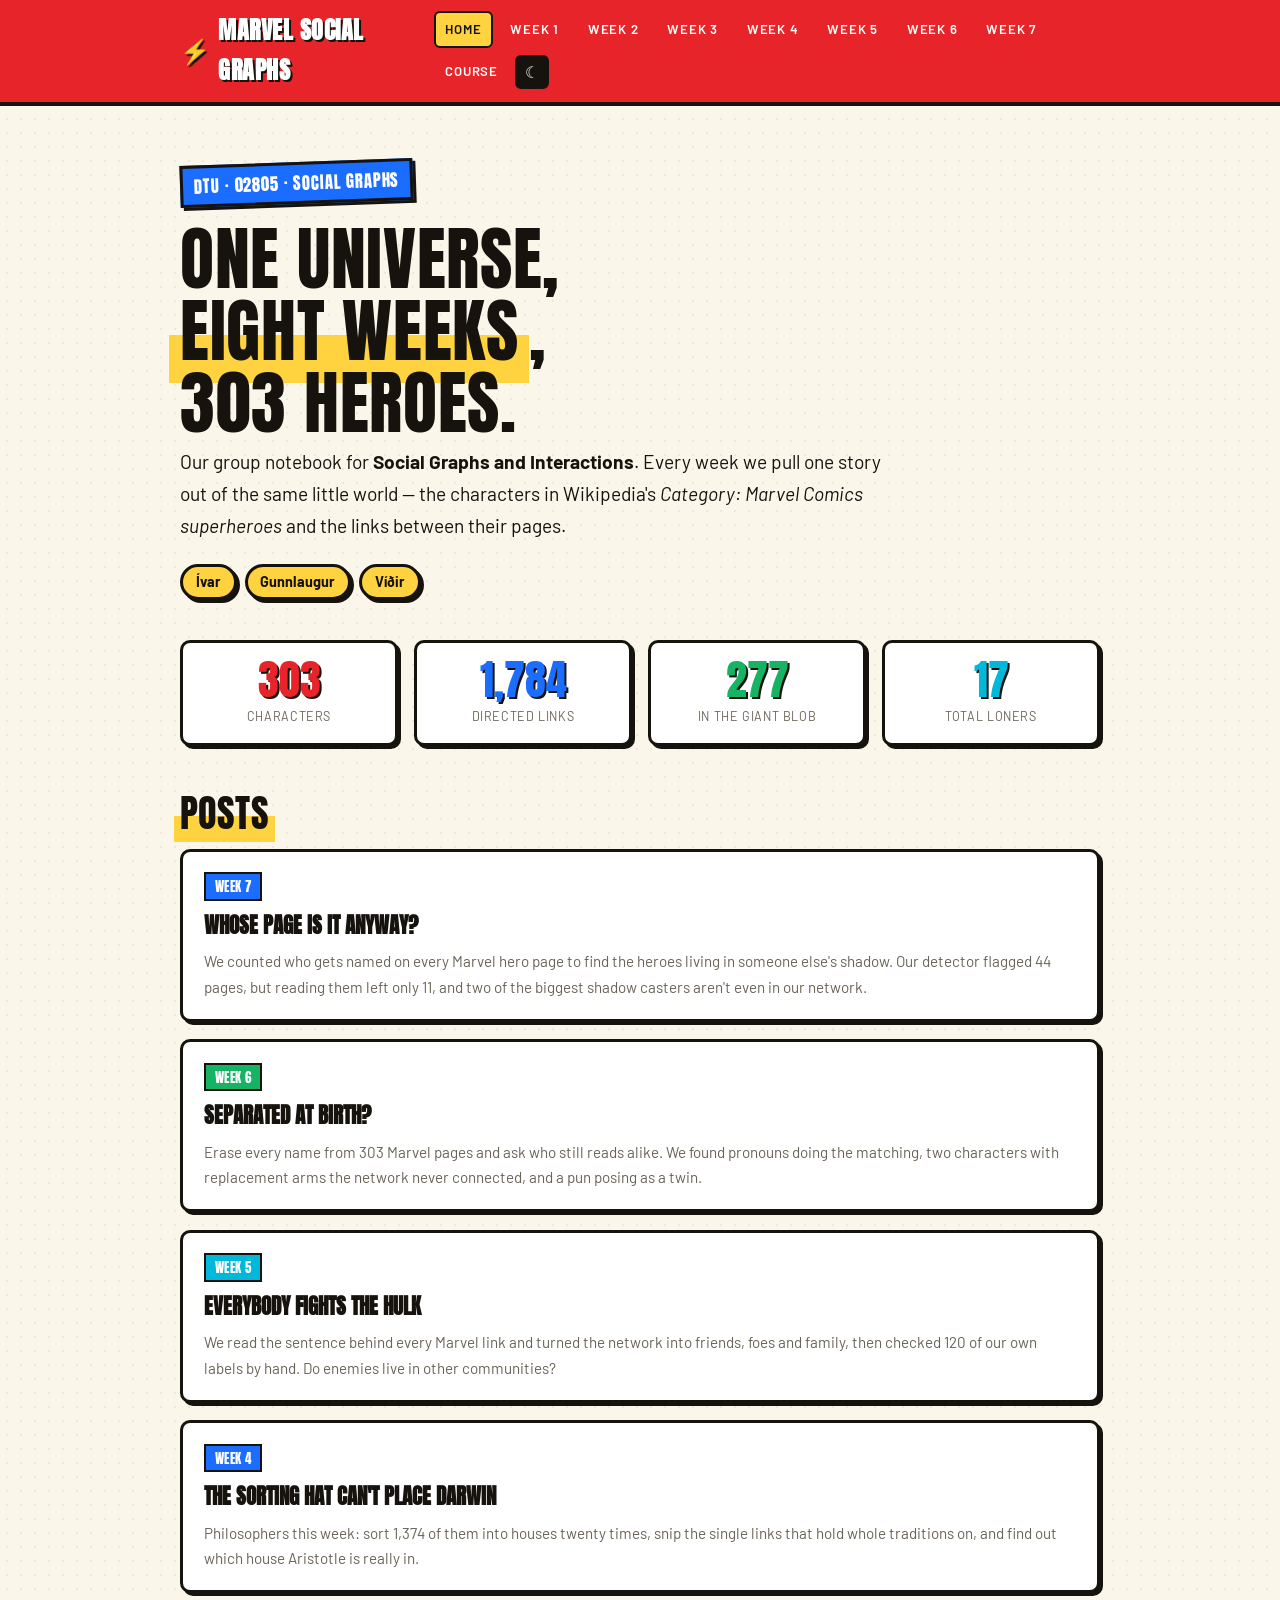
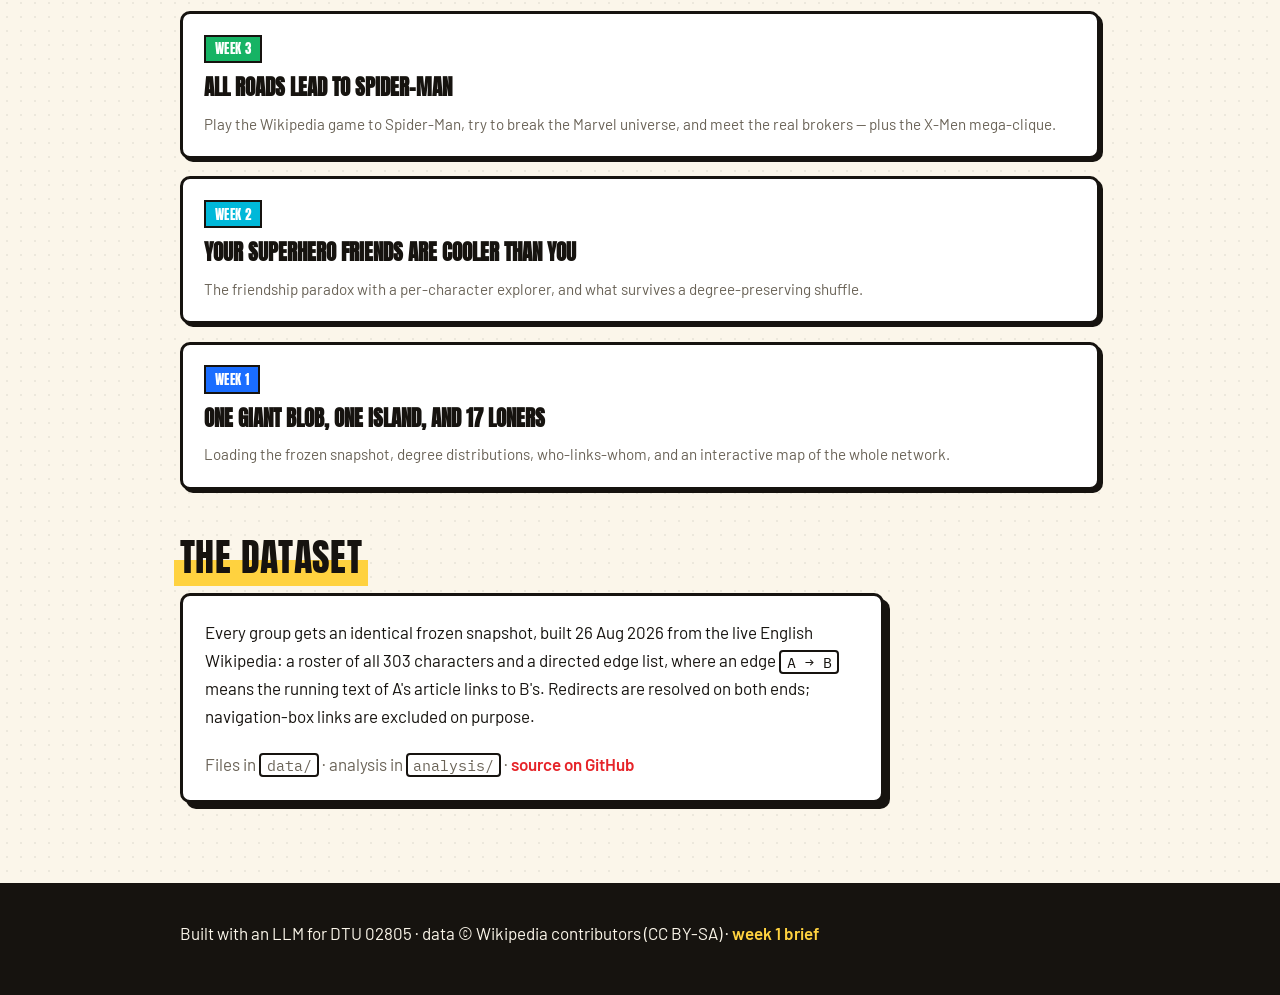
<file: index.html>
<!doctype html>
<html lang="en">
<head>
<meta charset="utf-8">
<meta name="viewport" content="width=device-width, initial-scale=1">
<title>Marvel Social Graphs — 02805</title>
<meta name="description" content="A group notebook for DTU 02805 Social Graphs and Interactions — mining the Marvel Wikipedia network, one week at a time.">
<meta name="color-scheme" content="light dark">
<link rel="preconnect" href="https://fonts.googleapis.com">
<link rel="preconnect" href="https://fonts.gstatic.com" crossorigin>
<link href="https://fonts.googleapis.com/css2?family=Anton&family=Barlow:wght@400;600;700&family=Barlow+Condensed:wght@600;700&family=IBM+Plex+Mono:wght@400;600&display=swap" rel="stylesheet">
<link rel="stylesheet" href="assets/style.css">
</head>
<body>

<header class="site">
  <div class="wrap">
    <a class="brand" href="index.html"><span class="bolt">⚡</span>Marvel Social Graphs</a>
    <nav>
      <a href="index.html" class="active">Home</a>
      <a href="posts/week1.html">Week&nbsp;1</a>
      <a href="posts/week2.html">Week&nbsp;2</a>
      <a href="posts/week3.html">Week&nbsp;3</a>
      <a href="posts/week4.html">Week&nbsp;4</a>
      <a href="posts/week5.html">Week&nbsp;5</a>
      <a href="posts/week6.html">Week&nbsp;6</a>
      <a href="posts/week7.html">Week&nbsp;7</a>
      <a href="https://sunelehmann.com/socialgraphs2026-web/" target="_blank" rel="noopener">Course</a>
      <button id="themeToggle" type="button">☾</button>
    </nav>
  </div>
</header>

<main class="wrap">

  <section class="hero reveal">
    <span class="kicker">DTU · 02805 · Social Graphs</span>
    <h1>One universe,<br><span class="mark">eight weeks</span>,<br>303 heroes.</h1>
    <p class="lede narrow">Our group notebook for <strong>Social Graphs and Interactions</strong>. Every
    week we pull one story out of the same little world — the characters in Wikipedia's
    <em>Category: Marvel Comics superheroes</em> and the links between their pages.</p>

    <div class="members">
      <span class="who">Ívar</span>
      <span class="who">Gunnlaugur</span>
      <span class="who">Víðir</span>
    </div>
  </section>

  <section class="reveal">
    <div class="stats">
      <div class="stat"><div class="num" data-count="303">0</div><div class="label">characters</div></div>
      <div class="stat"><div class="num" data-count="1784">0</div><div class="label">directed links</div></div>
      <div class="stat"><div class="num" data-count="277">0</div><div class="label">in the giant blob</div></div>
      <div class="stat"><div class="num" data-count="17">0</div><div class="label">total loners</div></div>
    </div>
  </section>

  <section class="reveal">
    <h2><span class="mark">Posts</span></h2>
    <ul class="posts">
      <li>
        <span class="wk">Week 7</span>
        <a class="title" href="posts/week7.html">Whose page is it anyway?</a>
        <p>We counted who gets named on every Marvel hero page to find the heroes living in someone else's shadow. Our detector flagged 44 pages, but reading them left only 11, and two of the biggest shadow casters aren't even in our network.</p>
      </li>
      <li>
        <span class="wk">Week 6</span>
        <a class="title" href="posts/week6.html">Separated at birth?</a>
        <p>Erase every name from 303 Marvel pages and ask who still reads alike. We found pronouns doing the matching, two characters with replacement arms the network never connected, and a pun posing as a twin.</p>
      </li>
      <li>
        <span class="wk">Week 5</span>
        <a class="title" href="posts/week5.html">Everybody fights the Hulk</a>
        <p>We read the sentence behind every Marvel link and turned the network into friends, foes and family, then checked 120 of our own labels by hand. Do enemies live in other communities?</p>
      </li>
      <li>
        <span class="wk">Week 4</span>
        <a class="title" href="posts/week4.html">The Sorting Hat can't place Darwin</a>
        <p>Philosophers this week: sort 1,374 of them into houses twenty times, snip the single links that hold whole traditions on, and find out which house Aristotle is really in.</p>
      </li>
      <li>
        <span class="wk">Week 3</span>
        <a class="title" href="posts/week3.html">All roads lead to Spider-Man</a>
        <p>Play the Wikipedia game to Spider-Man, try to break the Marvel universe, and meet the real brokers — plus the X-Men mega-clique.</p>
      </li>
      <li>
        <span class="wk">Week 2</span>
        <a class="title" href="posts/week2.html">Your superhero friends are cooler than you</a>
        <p>The friendship paradox with a per-character explorer, and what survives a degree-preserving shuffle.</p>
      </li>
      <li>
        <span class="wk">Week 1</span>
        <a class="title" href="posts/week1.html">One giant blob, one island, and 17 loners</a>
        <p>Loading the frozen snapshot, degree distributions, who-links-whom, and an interactive map of the whole network.</p>
      </li>
    </ul>
  </section>

  <section class="reveal">
    <h2><span class="mark">The dataset</span></h2>
    <div class="panel narrow">
      <p>Every group gets an identical frozen snapshot, built 26 Aug 2026 from the live English
      Wikipedia: a roster of all 303 characters and a directed edge list, where an edge
      <code>A&nbsp;→&nbsp;B</code> means the running text of A's article links to B's. Redirects are
      resolved on both ends; navigation-box links are excluded on purpose.</p>
      <p class="muted" style="margin:0">Files in <code>data/</code> · analysis in <code>analysis/</code> ·
      <a href="https://github.com/ivarandri/marvel-social-graphs" target="_blank" rel="noopener">source on GitHub</a></p>
    </div>
  </section>

</main>

<footer class="site">
  <div class="wrap">
    Built with an LLM for DTU 02805 · data © Wikipedia contributors (CC BY-SA) ·
    <a href="https://sunelehmann.com/socialgraphs2026-web/weeks/week1.html" target="_blank" rel="noopener">week 1 brief</a>
  </div>
</footer>

<script src="assets/app.js" defer></script>
</body>
</html>
</file>
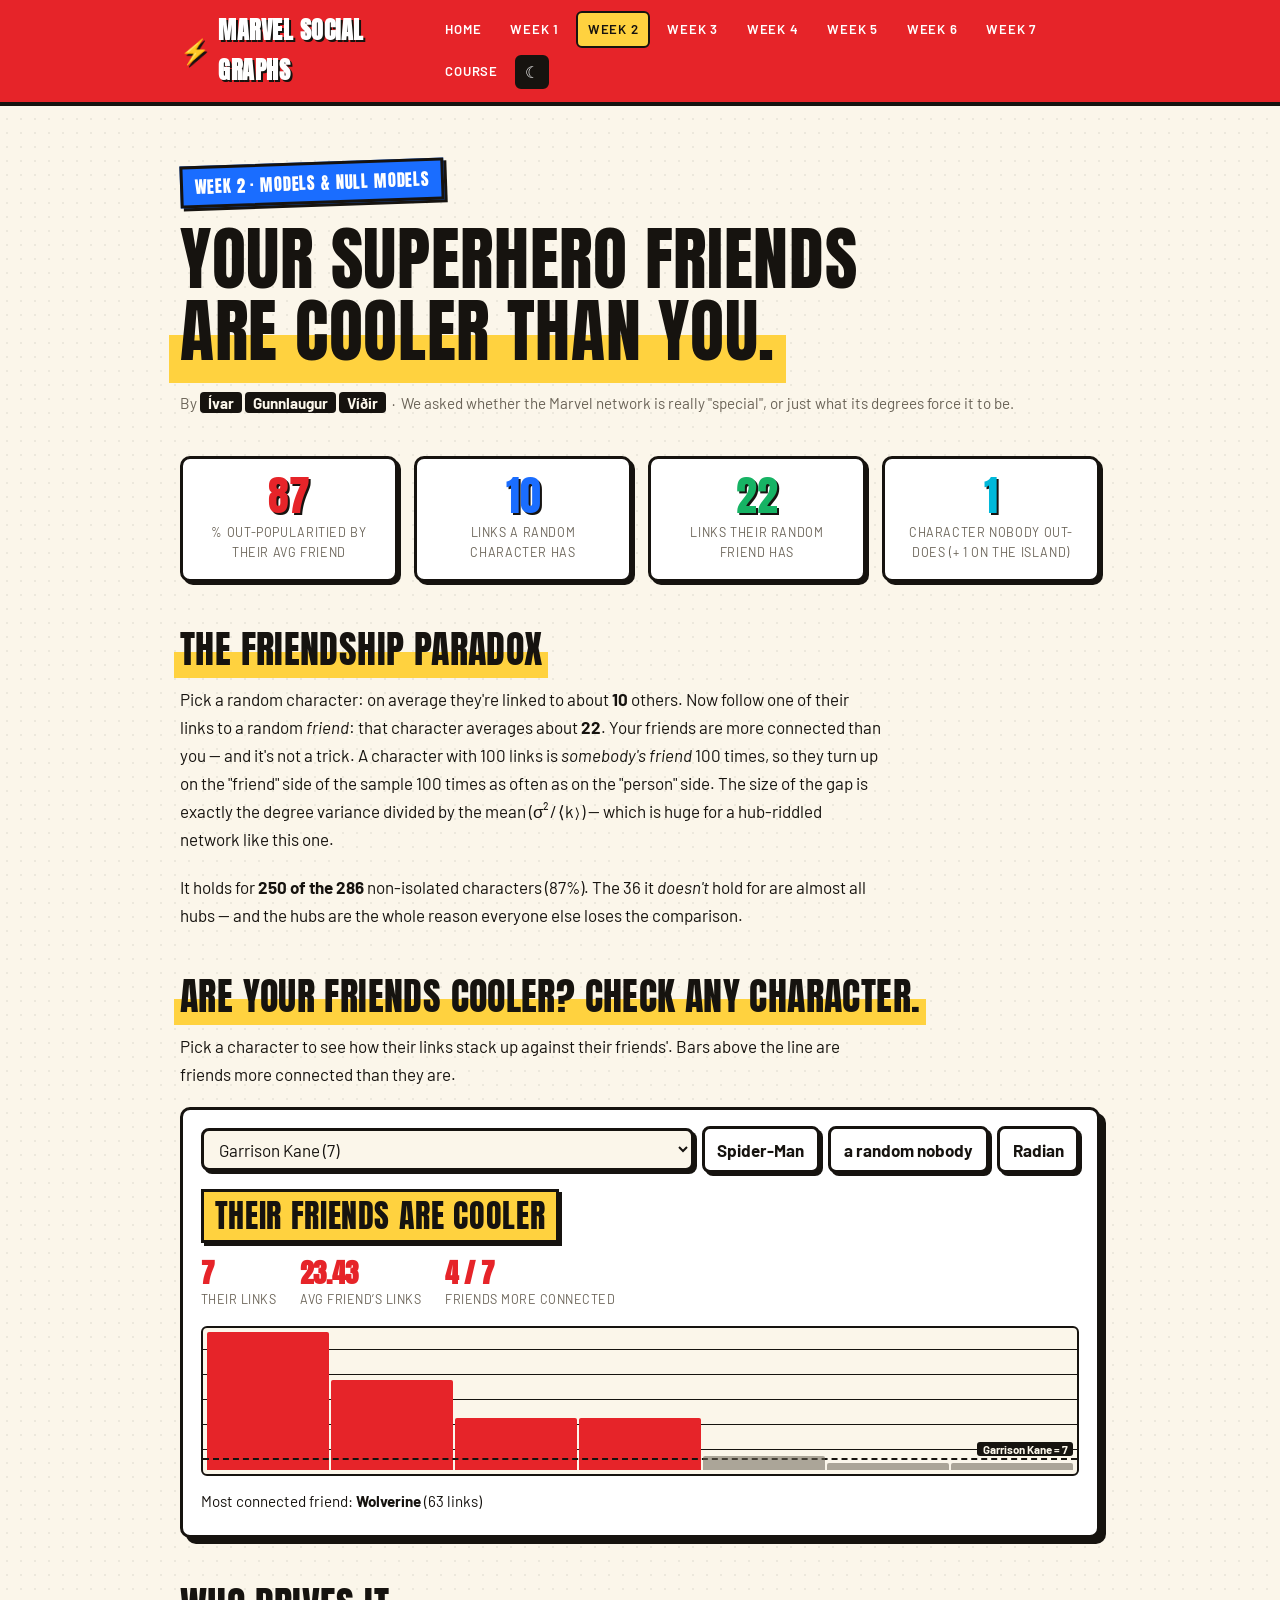
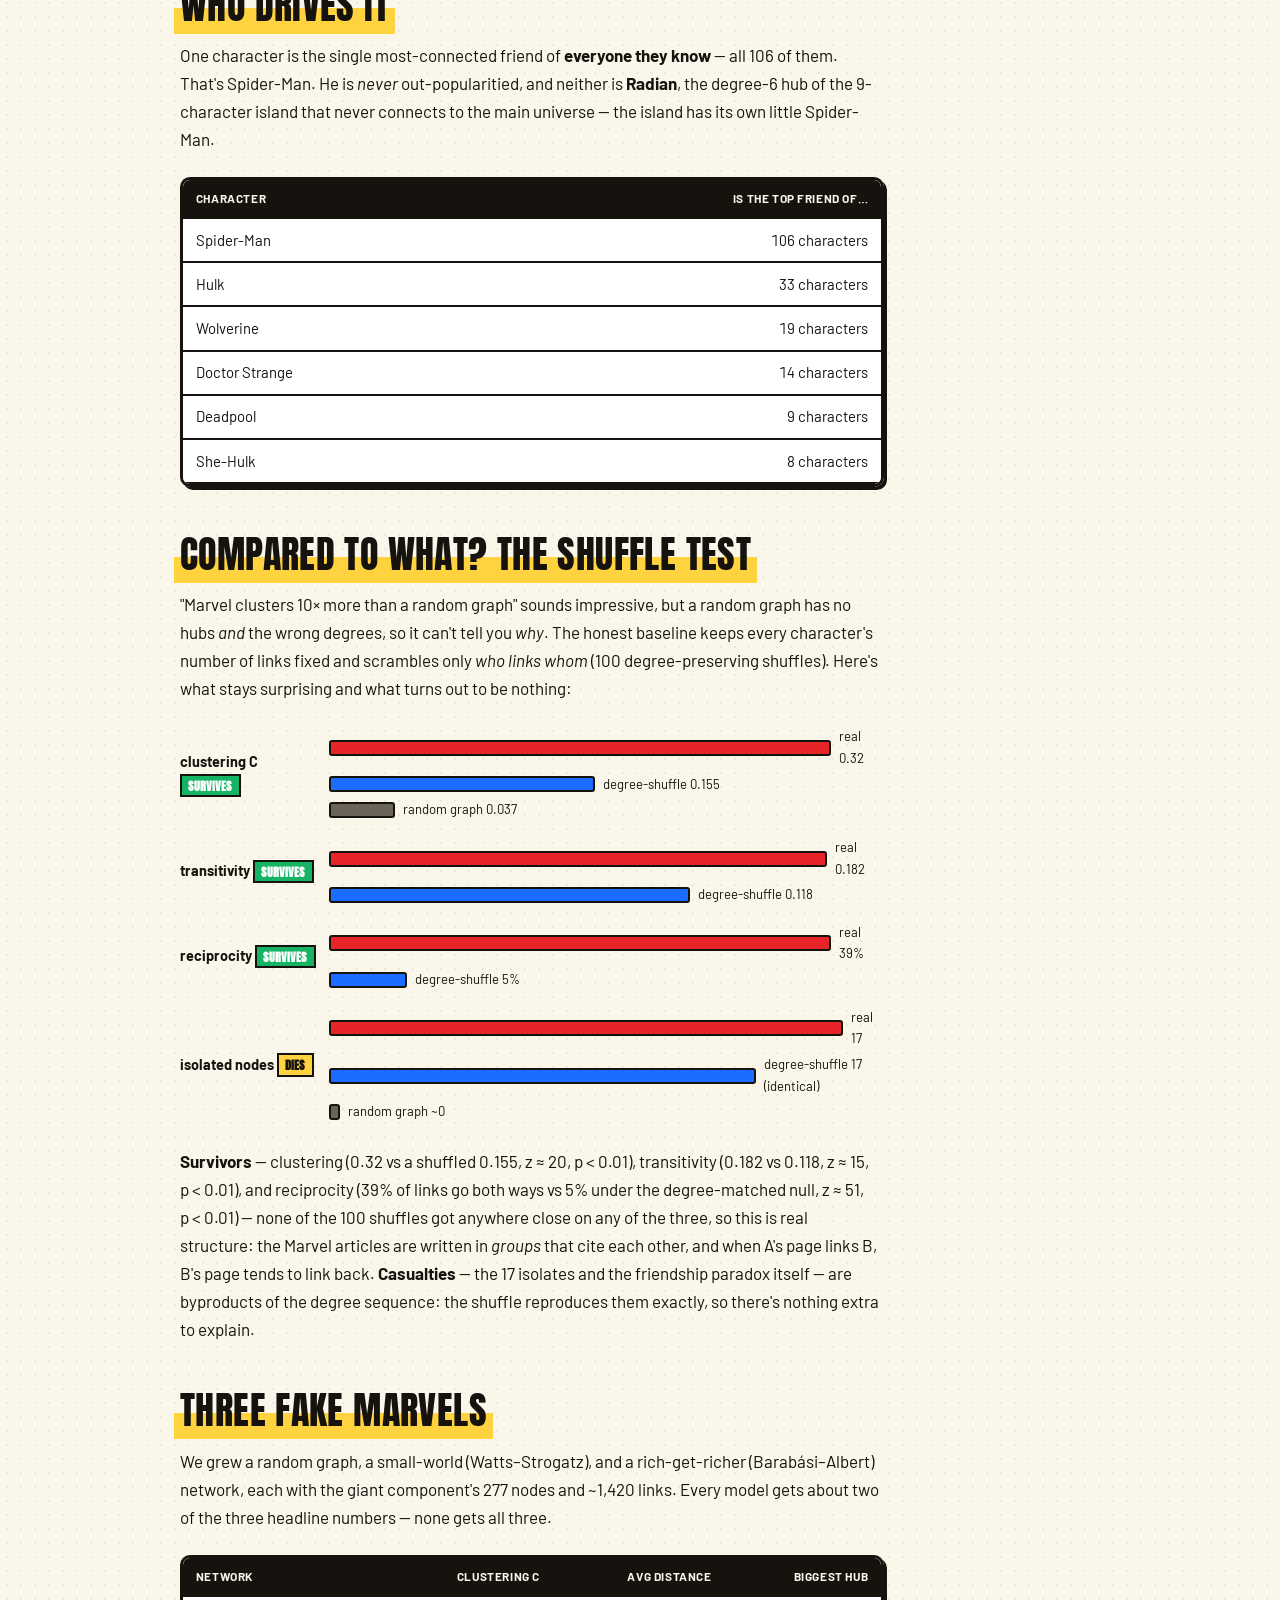
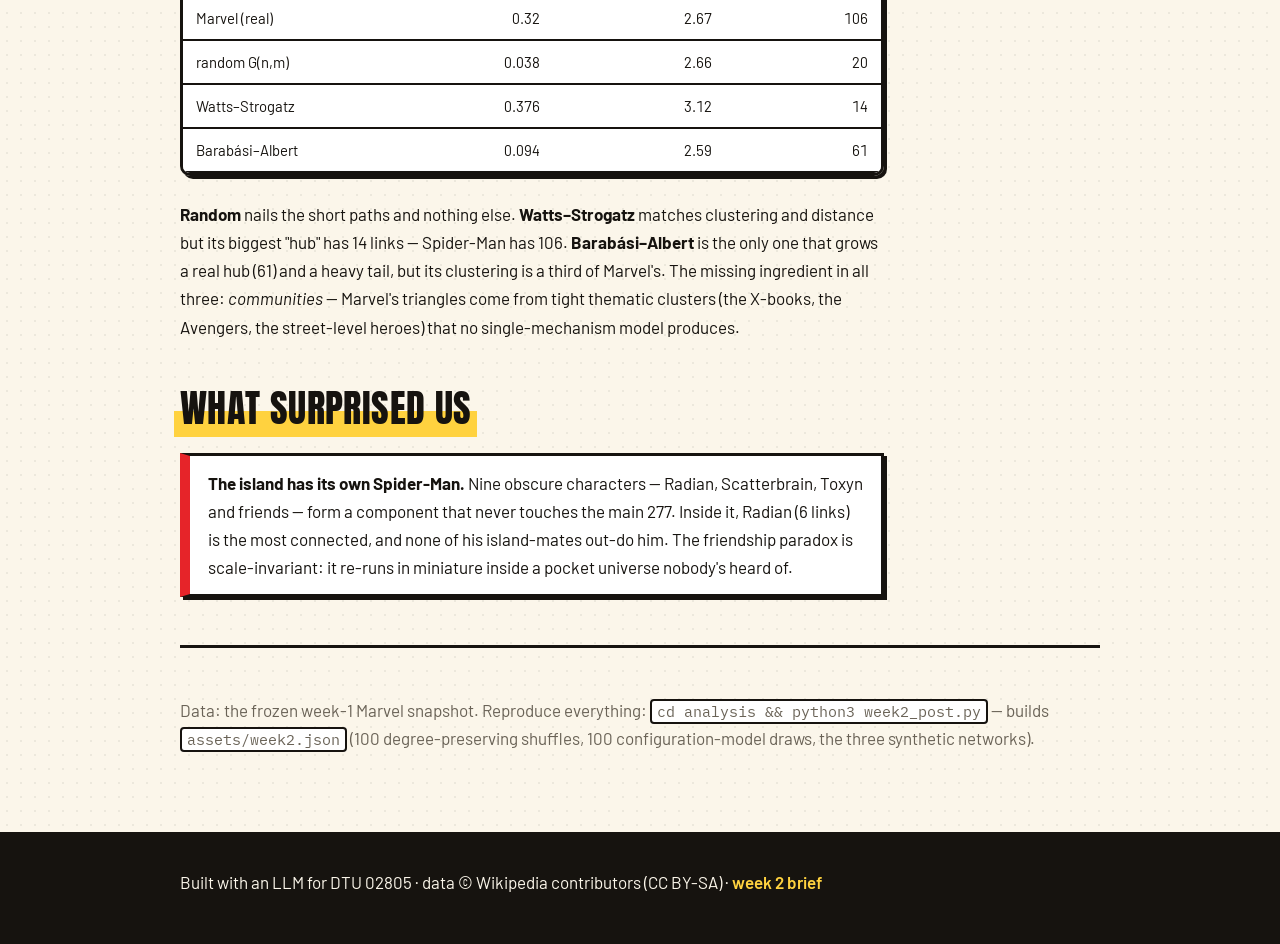
<file: posts/week2.html>
<!doctype html>
<html lang="en">
<head>
<meta charset="utf-8">
<meta name="viewport" content="width=device-width, initial-scale=1">
<title>Week 2 — Your superhero friends are cooler than you</title>
<meta name="description" content="Week 2 of DTU 02805: the friendship paradox on the Marvel network, an interactive per-character explorer, and what survives a degree-preserving shuffle.">
<meta name="color-scheme" content="light dark">
<link rel="preconnect" href="https://fonts.googleapis.com">
<link rel="preconnect" href="https://fonts.gstatic.com" crossorigin>
<link href="https://fonts.googleapis.com/css2?family=Anton&family=Barlow:wght@400;600;700&family=Barlow+Condensed:wght@600;700&family=IBM+Plex+Mono:wght@400;600&display=swap" rel="stylesheet">
<link rel="stylesheet" href="../assets/style.css">
</head>
<body>

<header class="site">
  <div class="wrap">
    <a class="brand" href="../index.html"><span class="bolt">⚡</span>Marvel Social Graphs</a>
    <nav>
      <a href="../index.html">Home</a>
      <a href="week1.html">Week&nbsp;1</a>
      <a href="week2.html" class="active">Week&nbsp;2</a>
      <a href="week3.html">Week&nbsp;3</a>
      <a href="week4.html">Week&nbsp;4</a>
      <a href="week5.html">Week&nbsp;5</a>
      <a href="week6.html">Week&nbsp;6</a>
      <a href="week7.html">Week&nbsp;7</a>
      <a href="https://sunelehmann.com/socialgraphs2026-web/" target="_blank" rel="noopener">Course</a>
      <button id="themeToggle" type="button">☾</button>
    </nav>
  </div>
</header>

<main class="wrap">

  <section class="hero reveal">
    <span class="kicker">Week 2 · models &amp; null models</span>
    <h1>Your superhero friends<br><span class="mark">are cooler than you.</span></h1>
    <p class="post-meta">By <span class="tag">Ívar</span> <span class="tag">Gunnlaugur</span> <span class="tag">Víðir</span>
    &nbsp;·&nbsp; We asked whether the Marvel network is really "special", or just what its degrees force it to be.</p>
  </section>

  <section class="reveal">
    <div class="stats">
      <div class="stat"><div class="num" data-count="87">0</div><div class="label">% out-popularitied by their avg friend</div></div>
      <div class="stat"><div class="num" data-count="10">0</div><div class="label">links a random character has</div></div>
      <div class="stat"><div class="num" data-count="22">0</div><div class="label">links their random friend has</div></div>
      <div class="stat"><div class="num" data-count="1">0</div><div class="label">character nobody out-does (+ 1 on the island)</div></div>
    </div>
  </section>

  <section class="narrow">
    <h2 class="reveal"><span class="mark">The friendship paradox</span></h2>
    <p class="reveal">Pick a random character: on average they're linked to about <strong>10</strong> others.
    Now follow one of their links to a random <em>friend</em>: that character averages about <strong>22</strong>.
    Your friends are more connected than you — and it's not a trick. A character with 100 links is
    <em>somebody's friend</em> 100 times, so they turn up on the "friend" side of the sample 100 times as
    often as on the "person" side. The size of the gap is exactly the degree variance divided by the mean
    (σ²&#8202;/&#8202;⟨k⟩) — which is huge for a hub-riddled network like this one.</p>
    <p class="reveal">It holds for <strong>250 of the 286</strong> non-isolated characters (87%). The 36 it
    <em>doesn't</em> hold for are almost all hubs — and the hubs are the whole reason everyone else loses
    the comparison.</p>
  </section>

  <h2 class="reveal"><span class="mark">Are your friends cooler? Check any character.</span></h2>
  <p class="reveal narrow">Pick a character to see how their links stack up against their friends'.
  Bars above the line are friends more connected than they are.</p>

  <div class="fp-wrap reveal" data-src="../assets/week2.json">
    <div class="fp-search">
      <select id="fpSelect" aria-label="Choose a character">
        <option value="">— pick a character —</option>
      </select>
      <button class="chip" data-pick="Spider-Man" type="button">Spider-Man</button>
      <button class="chip" data-pick="random" type="button">a random nobody</button>
      <button class="chip" data-pick="Radian (Morituri)" type="button">Radian</button>
    </div>
    <div class="fp-card" id="fpCard"><p class="muted" style="padding:1rem">Loading…</p></div>
  </div>

  <section class="narrow">
    <h2 class="reveal"><span class="mark">Who drives it</span></h2>
    <p class="reveal">One character is the single most-connected friend of <strong>everyone they know</strong> —
    all 106 of them. That's Spider-Man. He is <em>never</em> out-popularitied, and neither is
    <strong>Radian</strong>, the degree-6 hub of the 9-character island that never connects to the main
    universe — the island has its own little Spider-Man.</p>
    <div class="table-wrap reveal">
    <table>
      <thead><tr><th>Character</th><th class="num">is the top friend of…</th></tr></thead>
      <tbody id="topFriends"></tbody>
    </table>
    </div>
  </section>

  <section class="narrow">
    <h2 class="reveal"><span class="mark">Compared to what? The shuffle test</span></h2>
    <p class="reveal">"Marvel clusters 10× more than a random graph" sounds impressive, but a random graph
    has no hubs <em>and</em> the wrong degrees, so it can't tell you <em>why</em>. The honest baseline keeps
    every character's number of links fixed and scrambles only <em>who links whom</em> (100 degree-preserving
    shuffles). Here's what stays surprising and what turns out to be nothing:</p>
    <div class="bars reveal" id="shuffleBars"></div>
    <p class="reveal"><strong>Survivors</strong> — clustering (0.32 vs a shuffled 0.155, z&nbsp;≈&nbsp;20,
    p&nbsp;&lt;&nbsp;0.01), transitivity (0.182 vs 0.118, z&nbsp;≈&nbsp;15, p&nbsp;&lt;&nbsp;0.01), and
    reciprocity (39% of links go both ways vs 5% under the degree-matched null, z&nbsp;≈&nbsp;51,
    p&nbsp;&lt;&nbsp;0.01) — none of the 100 shuffles got anywhere close on any of the three, so this is real
    structure: the Marvel articles are written in <em>groups</em> that cite each other, and when A's page links
    B, B's page tends to link back. <strong>Casualties</strong> — the 17 isolates and the friendship paradox
    itself — are byproducts of the degree sequence: the shuffle reproduces them exactly, so there's nothing
    extra to explain.</p>
  </section>

  <section class="narrow">
    <h2 class="reveal"><span class="mark">Three fake Marvels</span></h2>
    <p class="reveal">We grew a random graph, a small-world (Watts–Strogatz), and a rich-get-richer
    (Barabási–Albert) network, each with the giant component's 277 nodes and ~1,420 links.
    Every model gets about two of the three headline numbers — none gets all three.</p>
    <div class="table-wrap reveal">
    <table>
      <thead><tr><th>network</th><th class="num">clustering C</th><th class="num">avg distance</th><th class="num">biggest hub</th></tr></thead>
      <tbody id="modelsTable"></tbody>
    </table>
    </div>
    <p class="reveal"><strong>Random</strong> nails the short paths and nothing else. <strong>Watts–Strogatz</strong>
    matches clustering and distance but its biggest "hub" has 14 links — Spider-Man has 106.
    <strong>Barabási–Albert</strong> is the only one that grows a real hub (61) and a heavy tail, but its
    clustering is a third of Marvel's. The missing ingredient in all three: <em>communities</em> — Marvel's
    triangles come from tight thematic clusters (the X-books, the Avengers, the street-level heroes) that no
    single-mechanism model produces.</p>
  </section>

  <section class="narrow">
    <h2 class="reveal"><span class="mark">What surprised us</span></h2>
    <blockquote class="reveal">
      <strong>The island has its own Spider-Man.</strong> Nine obscure characters — Radian, Scatterbrain,
      Toxyn and friends — form a component that never touches the main 277. Inside it, Radian (6 links) is
      the most connected, and none of his island-mates out-do him. The friendship paradox is scale-invariant:
      it re-runs in miniature inside a pocket universe nobody's heard of.
    </blockquote>
  </section>

  <hr>
  <p class="reveal muted">Data: the frozen week-1 Marvel snapshot. Reproduce everything:
  <code>cd analysis &amp;&amp; python3 week2_post.py</code> — builds <code>assets/week2.json</code>
  (100 degree-preserving shuffles, 100 configuration-model draws, the three synthetic networks).</p>

</main>

<footer class="site">
  <div class="wrap">
    Built with an LLM for DTU 02805 · data © Wikipedia contributors (CC BY-SA) ·
    <a href="https://sunelehmann.com/socialgraphs2026-web/weeks/week2.html" target="_blank" rel="noopener">week 2 brief</a>
  </div>
</footer>

<script src="../assets/app.js" defer></script>
</body>
</html>
</file>
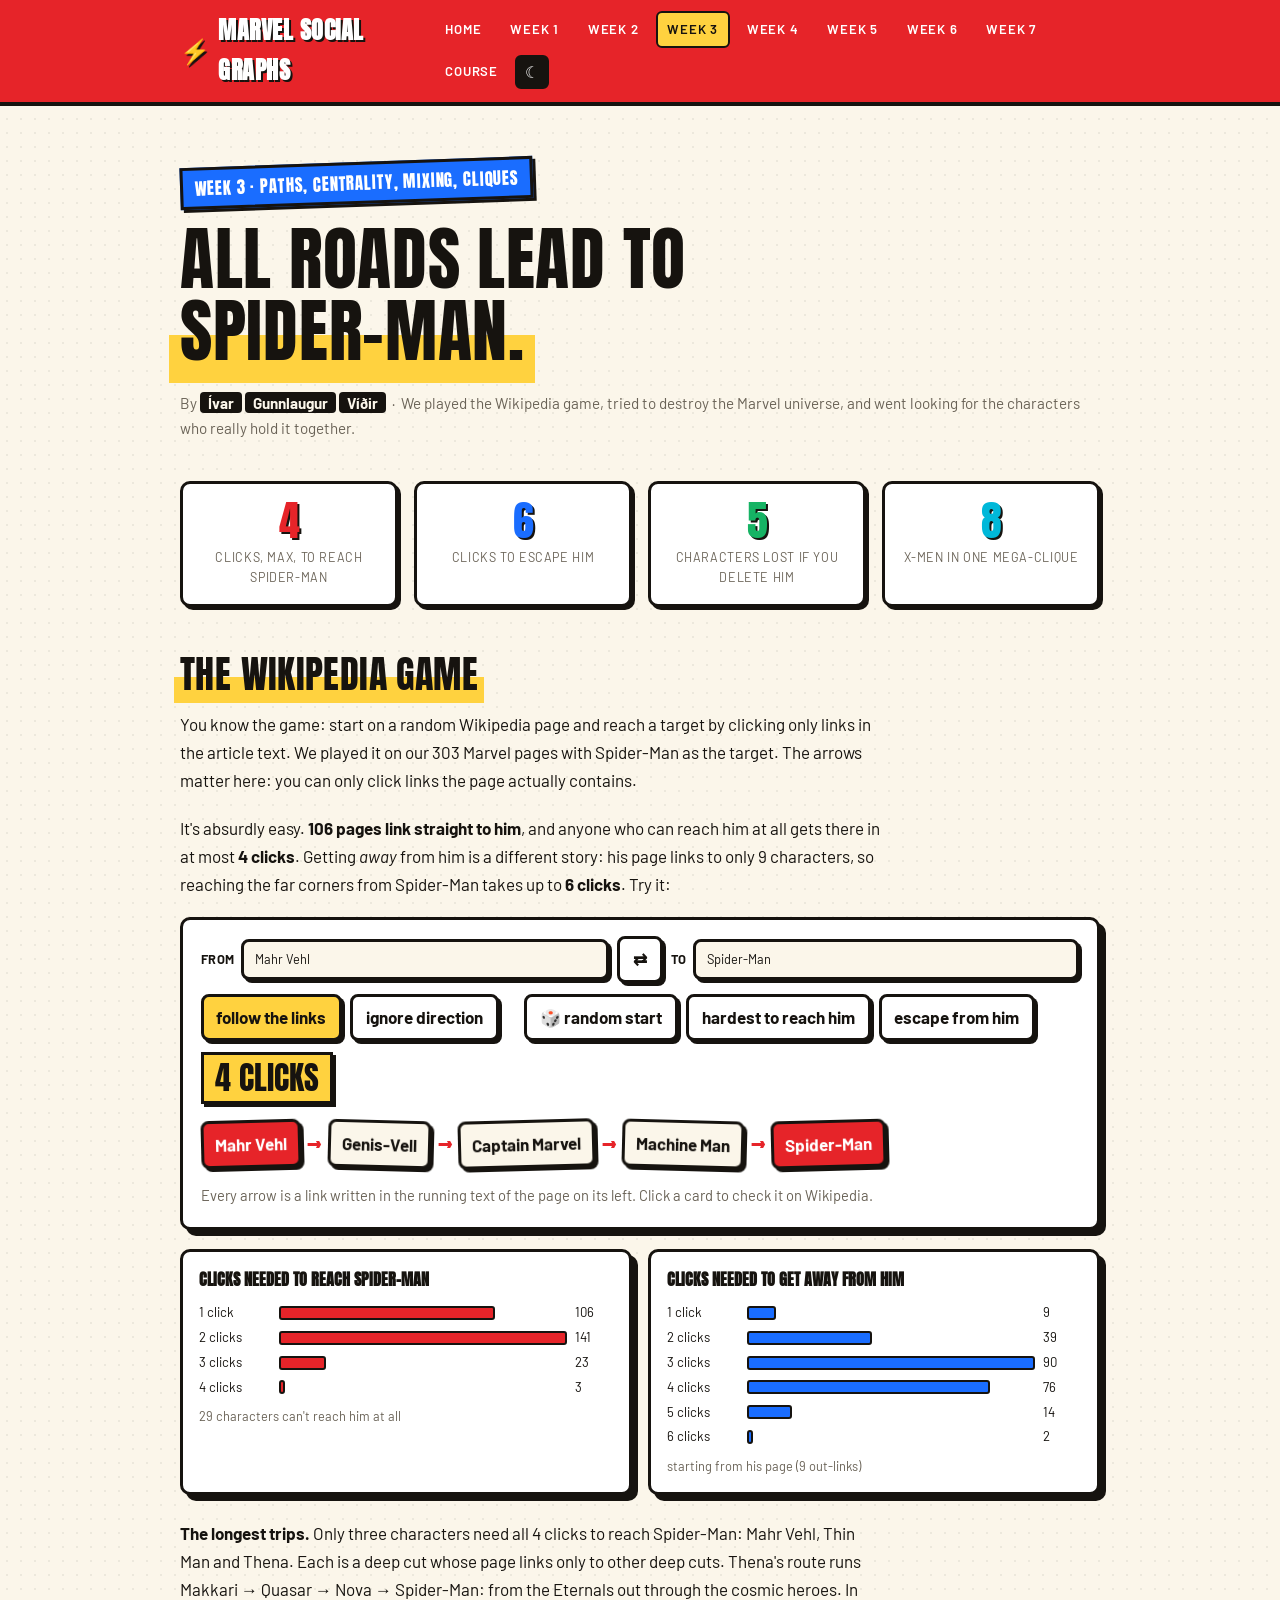
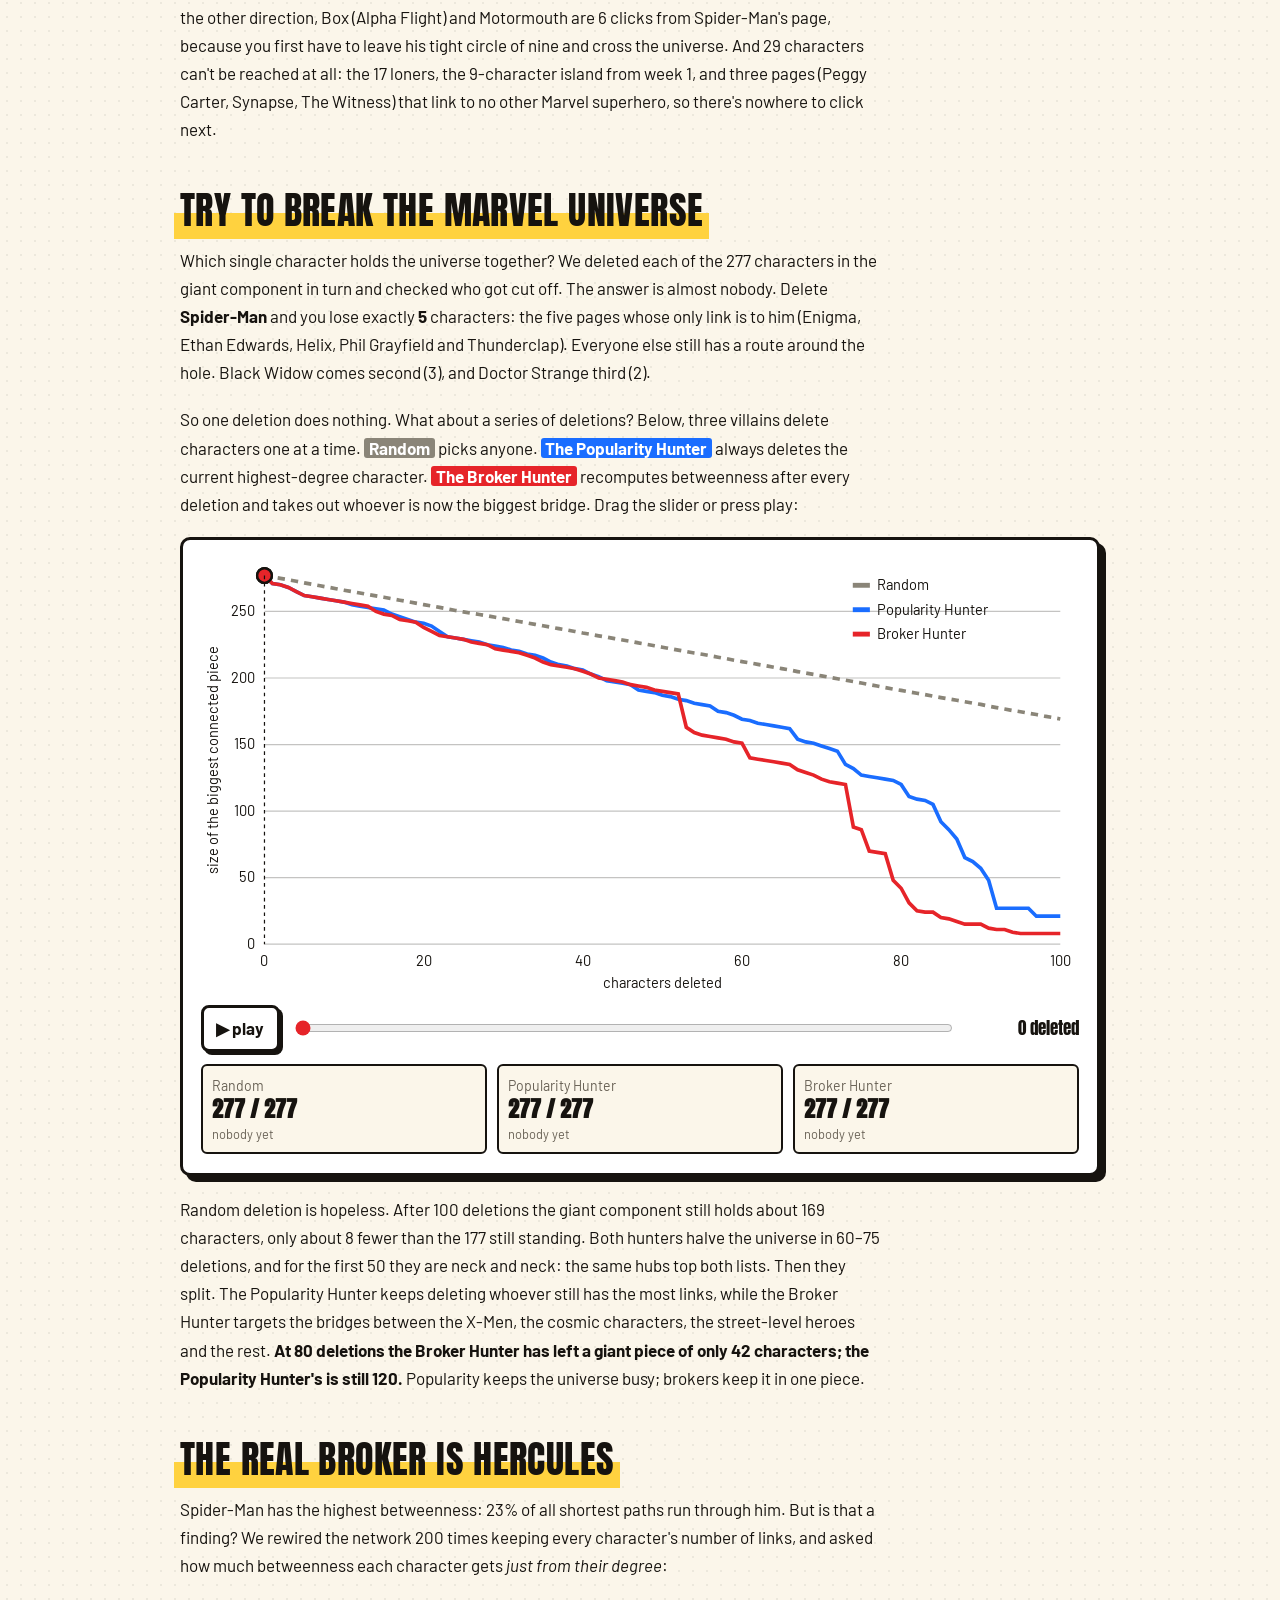
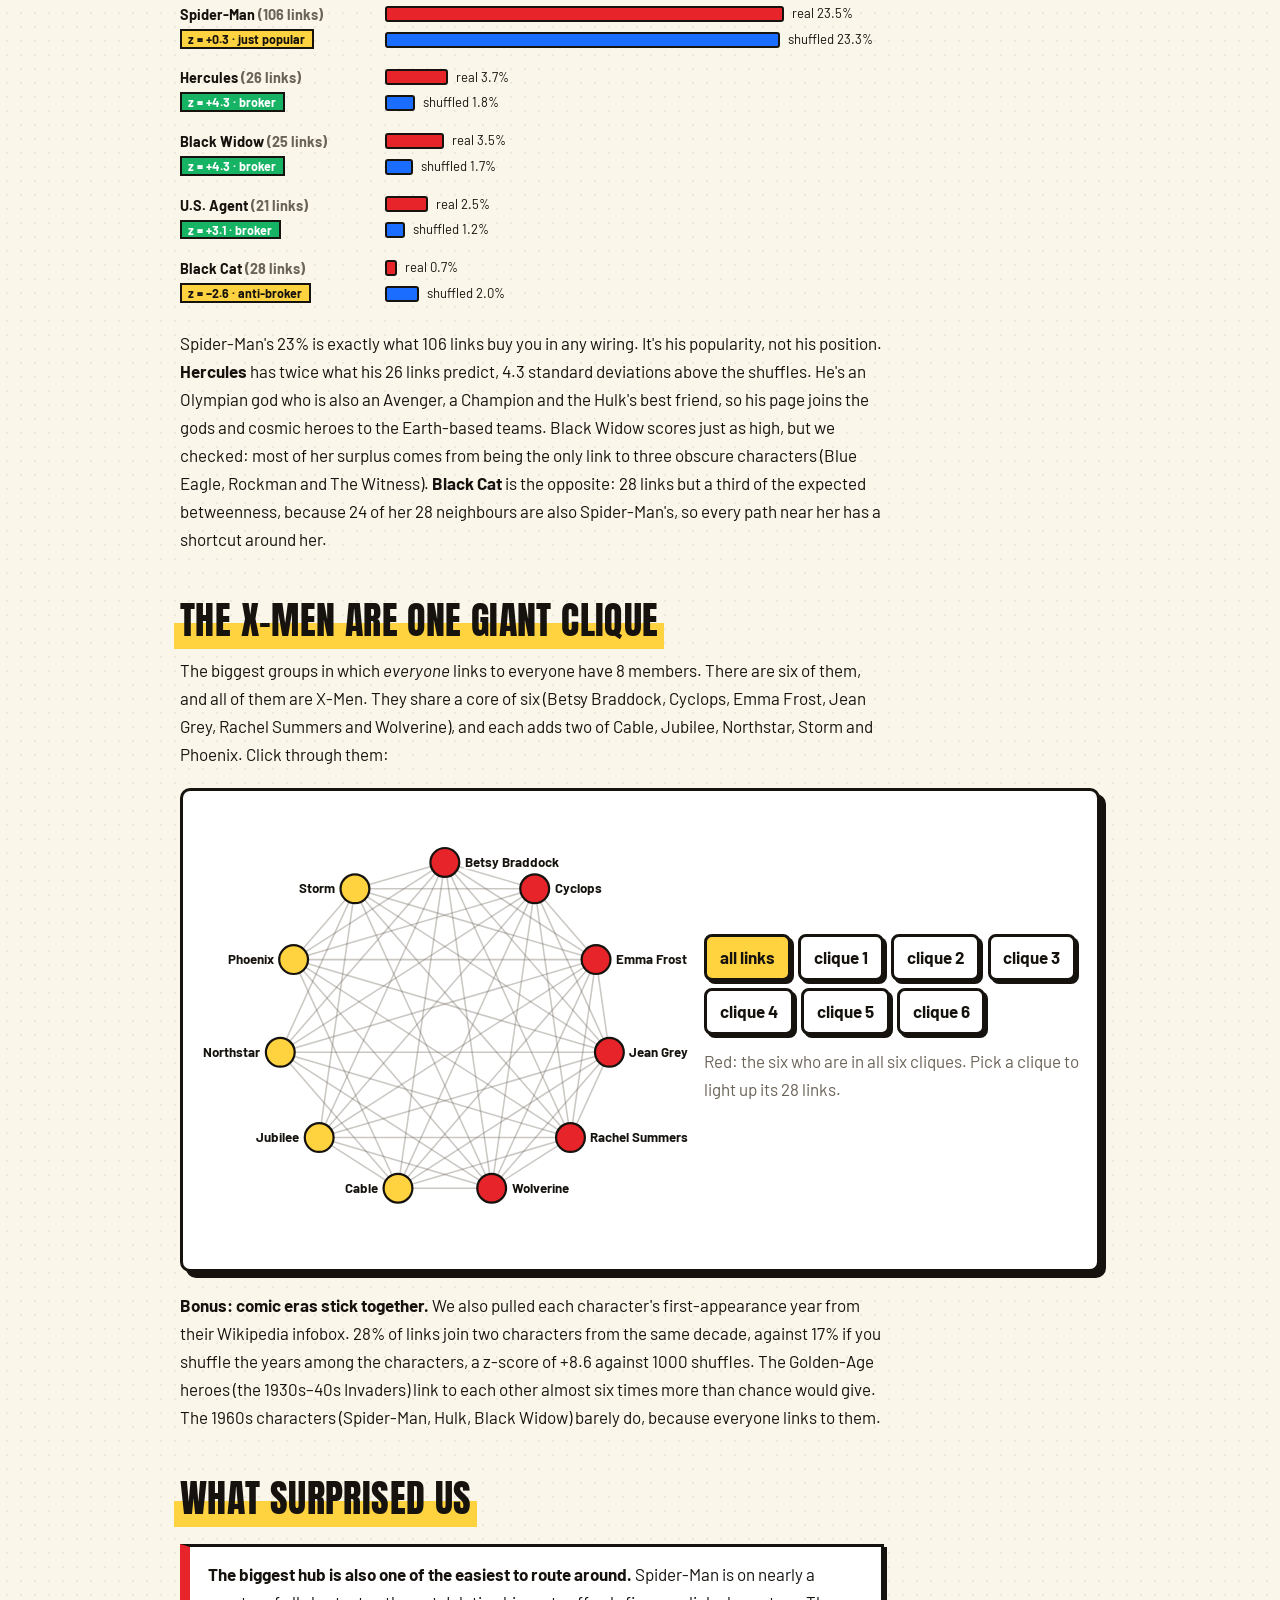
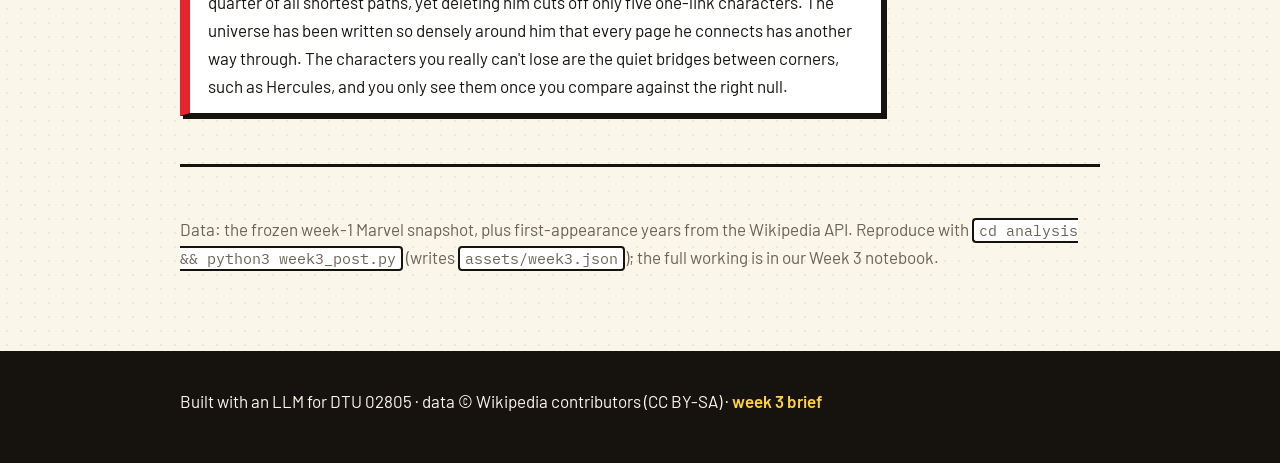
<file: posts/week3.html>
<!doctype html>
<html lang="en">
<head>
<meta charset="utf-8">
<meta name="viewport" content="width=device-width, initial-scale=1">
<title>Week 3 — All roads lead to Spider-Man</title>
<meta name="description" content="Week 3 of DTU 02805: play the Wikipedia game to Spider-Man, try to break the Marvel universe, and find the real brokers against the right null.">
<meta name="color-scheme" content="light dark">
<link rel="preconnect" href="https://fonts.googleapis.com">
<link rel="preconnect" href="https://fonts.gstatic.com" crossorigin>
<link href="https://fonts.googleapis.com/css2?family=Anton&family=Barlow:wght@400;600;700&family=Barlow+Condensed:wght@600;700&family=IBM+Plex+Mono:wght@400;600&display=swap" rel="stylesheet">
<link rel="stylesheet" href="../assets/style.css">
</head>
<body>

<header class="site">
  <div class="wrap">
    <a class="brand" href="../index.html"><span class="bolt">⚡</span>Marvel Social Graphs</a>
    <nav>
      <a href="../index.html">Home</a>
      <a href="week1.html">Week&nbsp;1</a>
      <a href="week2.html">Week&nbsp;2</a>
      <a href="week3.html" class="active">Week&nbsp;3</a>
      <a href="week4.html">Week&nbsp;4</a>
      <a href="week5.html">Week&nbsp;5</a>
      <a href="week6.html">Week&nbsp;6</a>
      <a href="week7.html">Week&nbsp;7</a>
      <a href="https://sunelehmann.com/socialgraphs2026-web/" target="_blank" rel="noopener">Course</a>
      <button id="themeToggle" type="button">☾</button>
    </nav>
  </div>
</header>

<main class="wrap" id="w3" data-src="../assets/week3.json">

  <section class="hero reveal">
    <span class="kicker">Week 3 · paths, centrality, mixing, cliques</span>
    <h1>All roads lead to<br><span class="mark">Spider-Man.</span></h1>
    <p class="post-meta">By <span class="tag">Ívar</span> <span class="tag">Gunnlaugur</span> <span class="tag">Víðir</span>
    &nbsp;·&nbsp; We played the Wikipedia game, tried to destroy the Marvel universe, and went looking for the characters who really hold it together.</p>
  </section>

  <section class="reveal">
    <div class="stats">
      <div class="stat"><div class="num" data-count="4">0</div><div class="label">clicks, max, to reach Spider-Man</div></div>
      <div class="stat"><div class="num" data-count="6">0</div><div class="label">clicks to escape him</div></div>
      <div class="stat"><div class="num" data-count="5">0</div><div class="label">characters lost if you delete him</div></div>
      <div class="stat"><div class="num" data-count="8">0</div><div class="label">X-Men in one mega-clique</div></div>
    </div>
  </section>

  <!-- ================= SIX CLICKS ================= -->
  <section class="narrow">
    <h2 class="reveal"><span class="mark">The Wikipedia game</span></h2>
    <p class="reveal">You know the game: start on a random Wikipedia page and reach a target by clicking only
    links in the article text. We played it on our 303 Marvel pages with Spider-Man as the target. The
    arrows matter here: you can only click links the page actually contains.</p>
    <p class="reveal">It's absurdly easy. <strong>106 pages link straight to him</strong>, and anyone who can reach
    him at all gets there in at most <strong>4 clicks</strong>. Getting <em>away</em> from him is a different
    story: his page links to only 9 characters, so reaching the far corners from Spider-Man takes up to
    <strong>6 clicks</strong>. Try it:</p>
  </section>

  <div class="sc-wrap reveal">
    <div class="sc-controls">
      <label>from <input id="scFrom" type="text" list="scList" placeholder="any character…"></label>
      <button class="chip" id="scSwap" type="button" title="swap">⇄</button>
      <label>to <input id="scTo" type="text" list="scList" placeholder="Spider-Man"></label>
      <datalist id="scList"></datalist>
    </div>
    <div class="sc-controls">
      <button class="chip on" data-mode="out" type="button">follow the links</button>
      <button class="chip" data-mode="und" type="button">ignore direction</button>
      <span class="sc-sep"></span>
      <button class="chip" id="scRandom" type="button">🎲 random start</button>
      <button class="chip" id="scHard" type="button">hardest to reach him</button>
      <button class="chip" id="scEscape" type="button">escape from him</button>
    </div>
    <div id="scResult" class="sc-result"><p class="muted">Loading…</p></div>
  </div>

  <div class="sc-hist reveal" id="scHist"></div>

  <section class="narrow">
    <p class="reveal"><strong>The longest trips.</strong> Only three characters need all 4 clicks to reach
    Spider-Man: Mahr Vehl, Thin Man and Thena. Each is a deep cut whose page links only to other deep cuts.
    Thena's route runs Makkari → Quasar → Nova → Spider-Man: from the Eternals out through the cosmic heroes.
    In the other direction, Box (Alpha Flight) and Motormouth are 6 clicks from Spider-Man's page, because
    you first have to leave his tight circle of nine and cross the universe. And 29 characters can't be
    reached at all: the 17 loners, the 9-character island from week 1, and three pages (Peggy Carter,
    Synapse, The Witness) that link to no other Marvel superhero, so there's nowhere to click next.</p>
  </section>

  <!-- ================= BREAK THE UNIVERSE ================= -->
  <section class="narrow">
    <h2 class="reveal"><span class="mark">Try to break the Marvel universe</span></h2>
    <p class="reveal">Which single character holds the universe together? We deleted each of the 277
    characters in the giant component in turn and checked who got cut off. The answer is almost nobody.
    Delete <strong>Spider-Man</strong> and you lose exactly <strong>5</strong> characters: the five pages
    whose only link is to him (Enigma, Ethan Edwards, Helix, Phil Grayfield and Thunderclap). Everyone else
    still has a route around the hole. Black Widow comes second (3), and Doctor Strange third (2).</p>
    <p class="reveal">So one deletion does nothing. What about a series of deletions? Below, three villains
    delete characters one at a time. <span class="v-rand">Random</span> picks anyone.
    <span class="v-deg">The Popularity Hunter</span> always deletes the current highest-degree character.
    <span class="v-bet">The Broker Hunter</span> recomputes betweenness after every deletion and takes out
    whoever is now the biggest bridge. Drag the slider or press play:</p>
  </section>

  <div class="atk-wrap reveal">
    <svg id="atkChart" viewBox="0 0 720 360" role="img" aria-label="Giant component size as characters are removed"></svg>
    <div class="atk-controls">
      <button class="chip" id="atkPlay" type="button">▶ play</button>
      <input id="atkSlider" type="range" min="0" max="100" value="0" aria-label="characters removed">
      <span id="atkK" class="atk-k">0 removed</span>
    </div>
    <div id="atkReadout" class="atk-readout"></div>
  </div>

  <section class="narrow">
    <p class="reveal">Random deletion is hopeless. After 100 deletions the giant component still holds about
    169 characters, only about 8 fewer than the 177 still standing. Both hunters halve the universe in
    60–75 deletions, and for the first 50 they are neck and neck: the same hubs top both lists. Then they
    split. The Popularity Hunter keeps deleting whoever still has the most links, while the Broker Hunter
    targets the bridges between the X-Men, the cosmic characters, the street-level heroes and the rest.
    <strong>At 80 deletions the Broker Hunter has left a giant piece of only 42 characters; the Popularity
    Hunter's is still 120.</strong> Popularity keeps the universe busy; brokers keep it in one piece.</p>
  </section>

  <!-- ================= BROKERS ================= -->
  <section class="narrow">
    <h2 class="reveal"><span class="mark">The real broker is Hercules</span></h2>
    <p class="reveal">Spider-Man has the highest betweenness: 23% of all shortest paths run through him. But
    is that a finding? We rewired the network 200 times keeping every character's number of links, and
    asked how much betweenness each character gets <em>just from their degree</em>:</p>
    <div class="bars reveal" id="brokerBars"></div>
    <p class="reveal">Spider-Man's 23% is exactly what 106 links buy you in any wiring. It's his popularity,
    not his position. <strong>Hercules</strong> has twice what his 26 links predict, 4.3 standard deviations
    above the shuffles. He's an Olympian god who is also an Avenger, a Champion and the Hulk's best friend,
    so his page joins the gods and cosmic heroes to the Earth-based teams. Black Widow scores just as high,
    but we checked: most of her surplus comes from being the only link to three obscure characters
    (Blue Eagle, Rockman and The Witness). <strong>Black Cat</strong> is the opposite: 28 links but a third of
    the expected betweenness, because 24 of her 28 neighbours are also Spider-Man's, so every path near her
    has a shortcut around her.</p>
  </section>

  <!-- ================= CLIQUES ================= -->
  <section class="narrow">
    <h2 class="reveal"><span class="mark">The X-Men are one giant clique</span></h2>
    <p class="reveal">The biggest groups in which <em>everyone</em> links to everyone have 8 members. There are
    six of them, and all of them are X-Men. They share a core of six (Betsy Braddock, Cyclops, Emma Frost,
    Jean Grey, Rachel Summers and Wolverine), and each adds two of Cable, Jubilee, Northstar, Storm and
    Phoenix. Click through them:</p>
  </section>

  <div class="cq-wrap reveal">
    <svg id="cqChart" viewBox="0 0 440 400" role="img" aria-label="The eleven X-Men in the 8-cliques"></svg>
    <div class="cq-side">
      <div class="cq-buttons" id="cqButtons"></div>
      <p class="muted" id="cqNote">Red: the six who are in all six cliques. Pick a clique to light up its 28 links.</p>
    </div>
  </div>

  <section class="narrow">
    <p class="reveal"><strong>Bonus: comic eras stick together.</strong> We also pulled each character's
    first-appearance year from their Wikipedia infobox. <span id="homText">28% of links join two characters
    from the same decade, against 17% if you shuffle the years among the characters</span>, a z-score of
    +8.6 against 1000 shuffles. The Golden-Age heroes (the 1930s–40s Invaders) link to each other almost
    six times more than chance would give. The 1960s characters (Spider-Man, Hulk, Black Widow) barely do,
    because everyone links to them.</p>
  </section>

  <section class="narrow">
    <h2 class="reveal"><span class="mark">What surprised us</span></h2>
    <blockquote class="reveal">
      <strong>The biggest hub is also one of the easiest to route around.</strong> Spider-Man is on nearly a
      quarter of all shortest paths, yet deleting him cuts off only five one-link characters. The universe
      has been written so densely around him that every page he connects has another way through. The
      characters you really can't lose are the quiet bridges between corners, such as Hercules, and you only
      see them once you compare against the right null.
    </blockquote>
  </section>

  <hr>
  <p class="reveal muted">Data: the frozen week-1 Marvel snapshot, plus first-appearance years from the
  Wikipedia API. Reproduce with <code>cd analysis &amp;&amp; python3 week3_post.py</code> (writes
  <code>assets/week3.json</code>); the full working is in our Week 3 notebook.</p>

</main>

<footer class="site">
  <div class="wrap">
    Built with an LLM for DTU 02805 · data © Wikipedia contributors (CC BY-SA) ·
    <a href="https://sunelehmann.com/socialgraphs2026-web/weeks/week3.html" target="_blank" rel="noopener">week 3 brief</a>
  </div>
</footer>

<script src="../assets/app.js" defer></script>
</body>
</html>
</file>
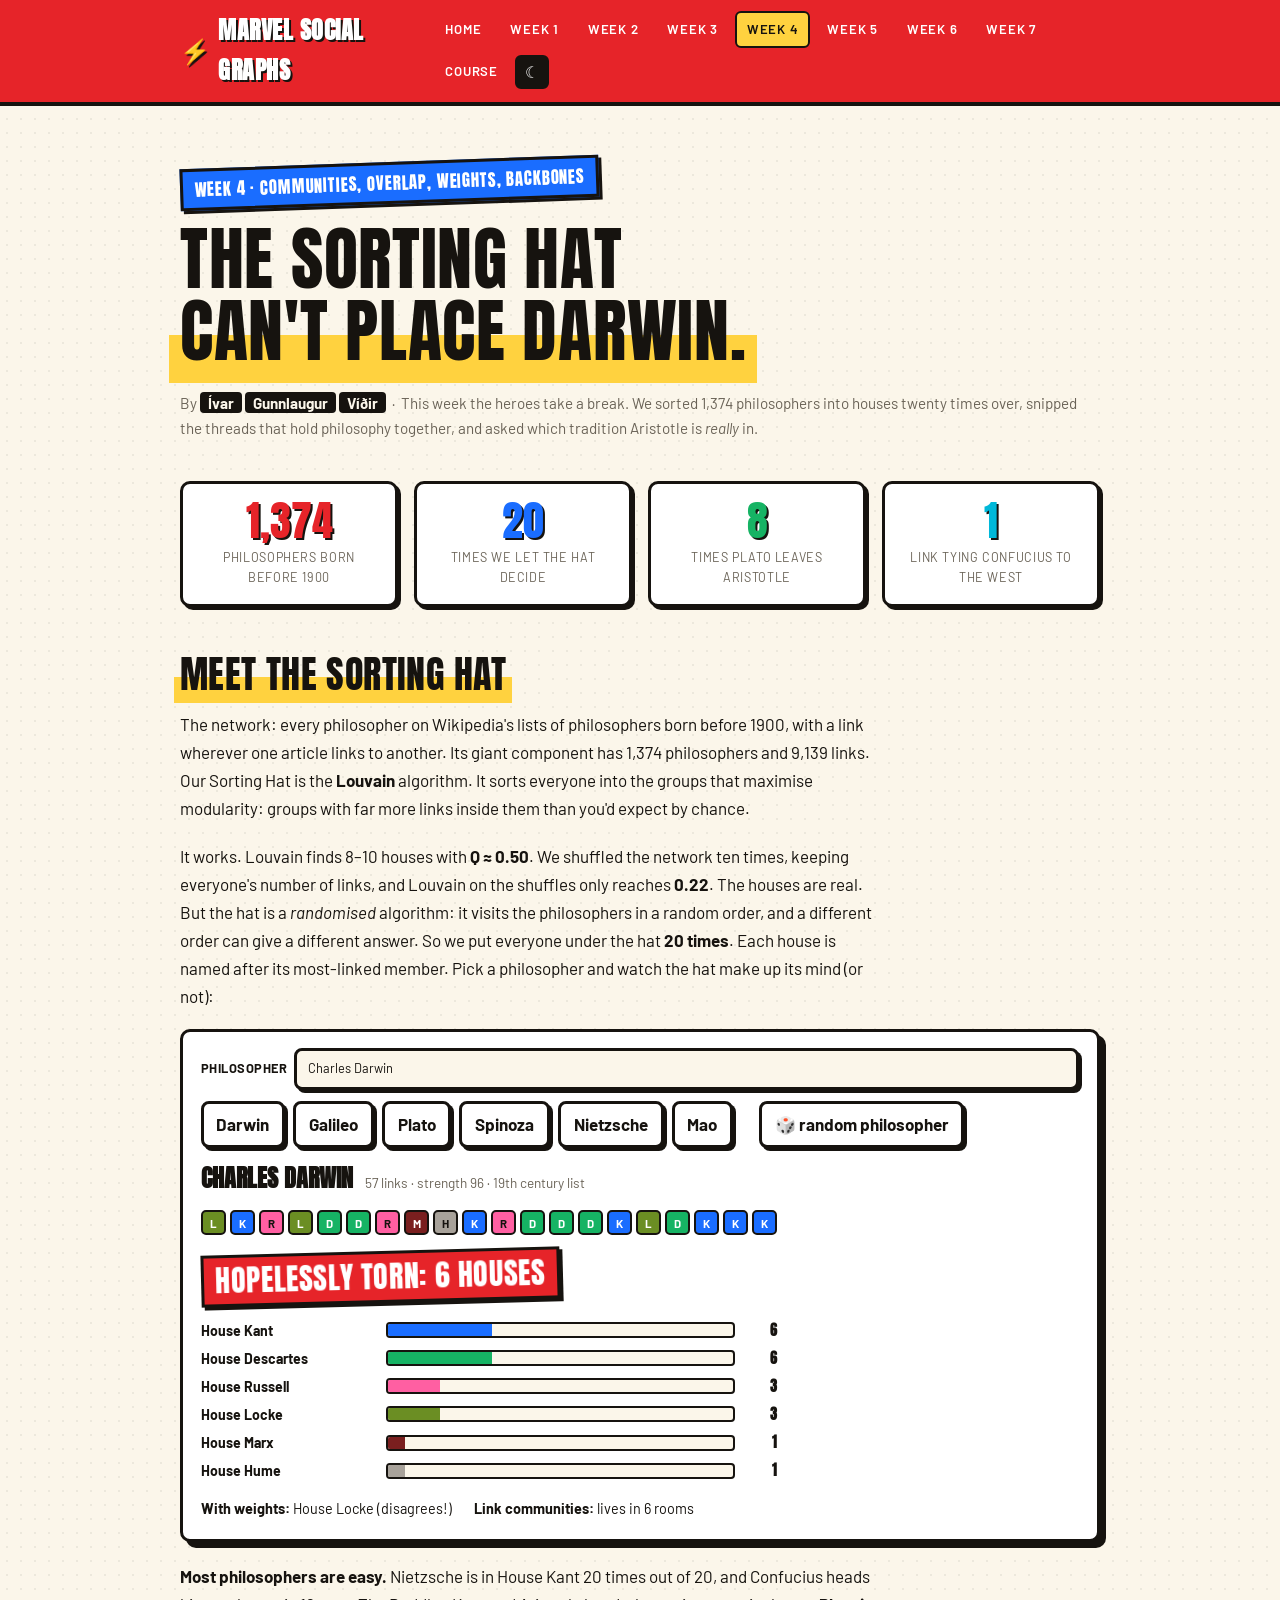
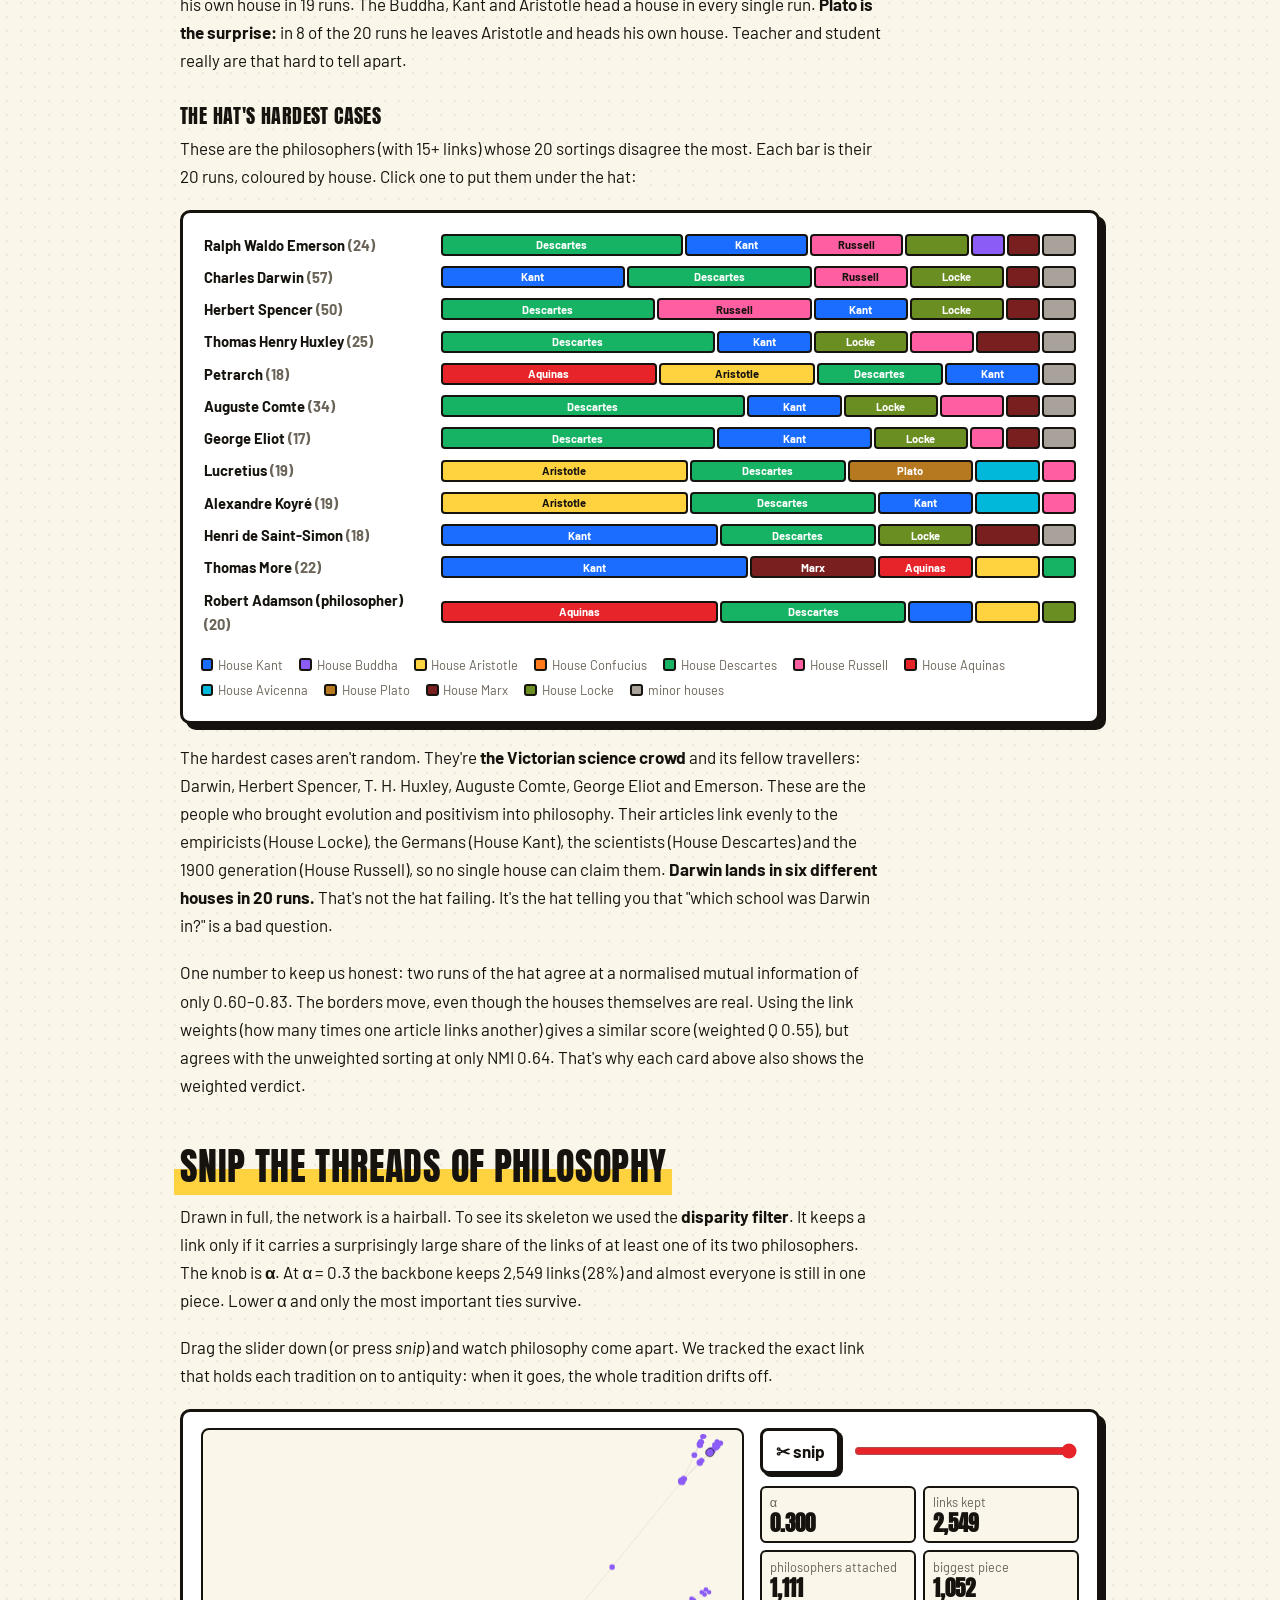
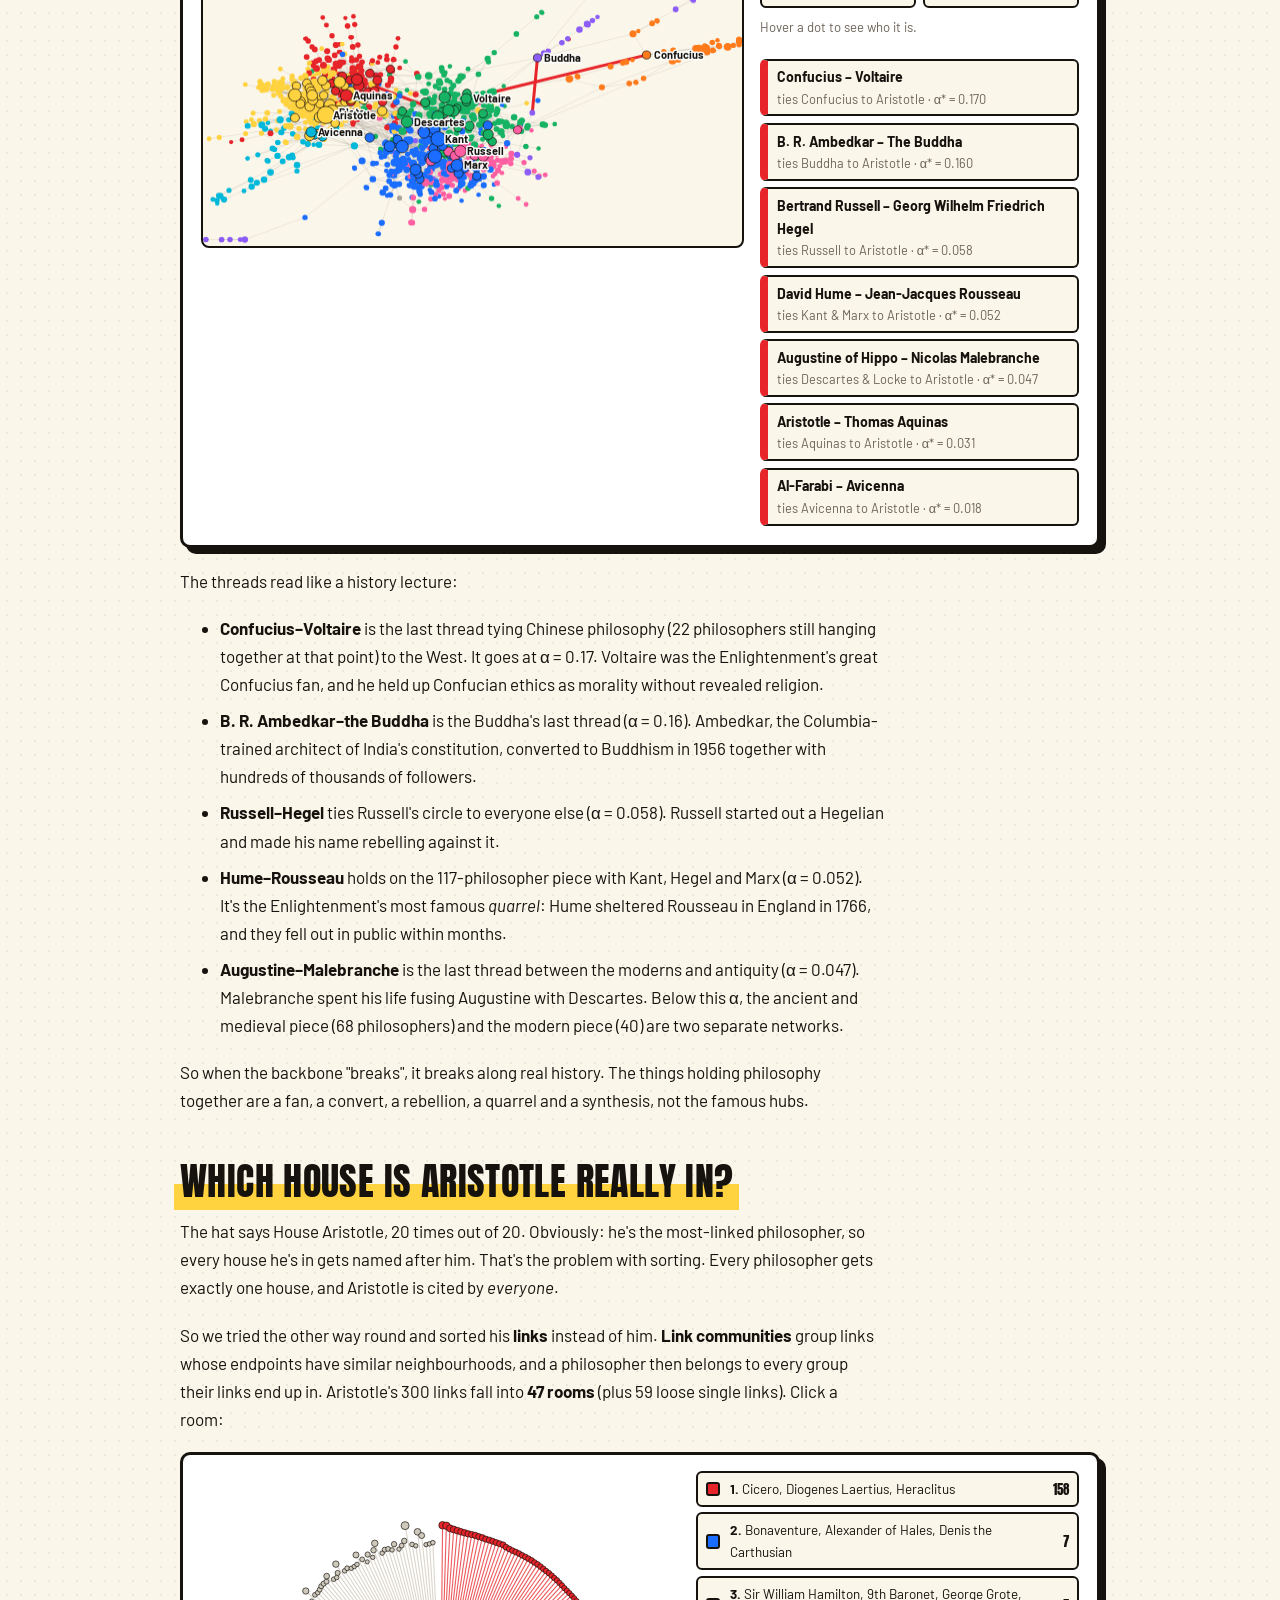
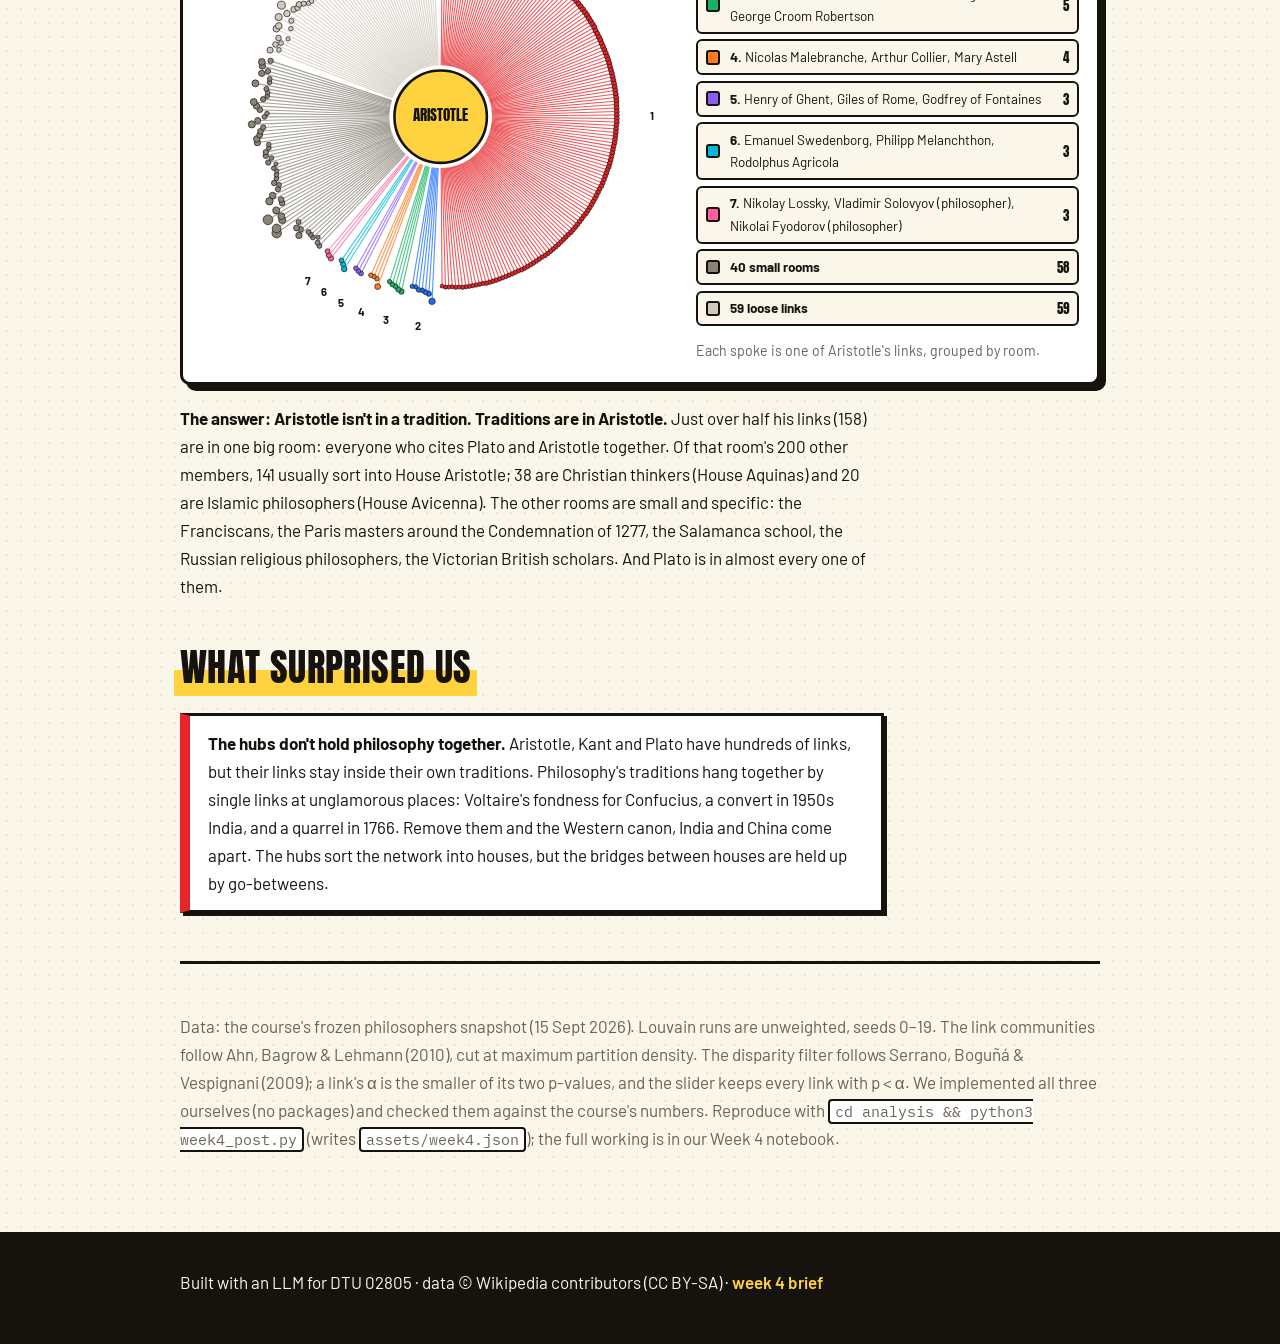
<file: posts/week4.html>
<!doctype html>
<html lang="en">
<head>
<meta charset="utf-8">
<meta name="viewport" content="width=device-width, initial-scale=1">
<title>Week 4 — The Sorting Hat can't place Darwin</title>
<meta name="description" content="Week 4 of DTU 02805: 20 Louvain runs sort 1,374 philosophers into houses, the backbone shows the single links that hold whole traditions on, and Aristotle turns out to live in 47 rooms at once.">
<meta name="color-scheme" content="light dark">
<link rel="preconnect" href="https://fonts.googleapis.com">
<link rel="preconnect" href="https://fonts.gstatic.com" crossorigin>
<link href="https://fonts.googleapis.com/css2?family=Anton&family=Barlow:wght@400;600;700&family=Barlow+Condensed:wght@600;700&family=IBM+Plex+Mono:wght@400;600&display=swap" rel="stylesheet">
<link rel="stylesheet" href="../assets/style.css">
</head>
<body>

<header class="site">
  <div class="wrap">
    <a class="brand" href="../index.html"><span class="bolt">⚡</span>Marvel Social Graphs</a>
    <nav>
      <a href="../index.html">Home</a>
      <a href="week1.html">Week&nbsp;1</a>
      <a href="week2.html">Week&nbsp;2</a>
      <a href="week3.html">Week&nbsp;3</a>
      <a href="week4.html" class="active">Week&nbsp;4</a>
      <a href="week5.html">Week&nbsp;5</a>
      <a href="week6.html">Week&nbsp;6</a>
      <a href="week7.html">Week&nbsp;7</a>
      <a href="https://sunelehmann.com/socialgraphs2026-web/" target="_blank" rel="noopener">Course</a>
      <button id="themeToggle" type="button">☾</button>
    </nav>
  </div>
</header>

<main class="wrap" id="w4" data-src="../assets/week4.json">

  <section class="hero reveal">
    <span class="kicker">Week 4 · communities, overlap, weights, backbones</span>
    <h1>The Sorting Hat<br><span class="mark">can't place Darwin.</span></h1>
    <p class="post-meta">By <span class="tag">Ívar</span> <span class="tag">Gunnlaugur</span> <span class="tag">Víðir</span>
    &nbsp;·&nbsp; This week the heroes take a break. We sorted 1,374 philosophers into houses twenty times over,
    snipped the threads that hold philosophy together, and asked which tradition Aristotle is <em>really</em> in.</p>
  </section>

  <section class="reveal">
    <div class="stats">
      <div class="stat"><div class="num" data-count="1374">0</div><div class="label">philosophers born before 1900</div></div>
      <div class="stat"><div class="num" data-count="20">0</div><div class="label">times we let the hat decide</div></div>
      <div class="stat"><div class="num" data-count="8">0</div><div class="label">times Plato leaves Aristotle</div></div>
      <div class="stat"><div class="num" data-count="1">0</div><div class="label">link tying Confucius to the West</div></div>
    </div>
  </section>

  <!-- ================= THE SORTING HAT ================= -->
  <section class="narrow">
    <h2 class="reveal"><span class="mark">Meet the Sorting Hat</span></h2>
    <p class="reveal">The network: every philosopher on Wikipedia's lists of philosophers born before 1900, with a
    link wherever one article links to another. Its giant component has 1,374 philosophers and 9,139 links.
    Our Sorting Hat is the <strong>Louvain</strong> algorithm. It sorts everyone into the groups that maximise
    modularity: groups with far more links inside them than you'd expect by chance.</p>
    <p class="reveal">It works. Louvain finds 8–10 houses with <strong>Q&nbsp;≈&nbsp;0.50</strong>. We shuffled the
    network ten times, keeping everyone's number of links, and Louvain on the shuffles only reaches
    <strong><span data-f="Qnull">0.22</span></strong>. The houses are real. But the hat is a
    <em>randomised</em> algorithm: it visits the philosophers in a random order, and a different order can give
    a different answer. So we put everyone under the hat <strong>20 times</strong>. Each house is named after
    its most-linked member. Pick a philosopher and watch the hat make up its mind (or not):</p>
  </section>

  <div class="hat-wrap reveal">
    <div class="sc-controls">
      <label>philosopher <input id="hatInput" type="text" list="hatList" placeholder="type a name…" autocomplete="off"></label>
      <datalist id="hatList"></datalist>
    </div>
    <div class="sc-controls">
      <button class="chip" data-pick="Charles Darwin" type="button">Darwin</button>
      <button class="chip" data-pick="Galileo Galilei" type="button">Galileo</button>
      <button class="chip" data-pick="Plato" type="button">Plato</button>
      <button class="chip" data-pick="Baruch Spinoza" type="button">Spinoza</button>
      <button class="chip" data-pick="Friedrich Nietzsche" type="button">Nietzsche</button>
      <button class="chip" data-pick="Mao Zedong" type="button">Mao</button>
      <span class="sc-sep"></span>
      <button class="chip" data-pick="random" type="button">🎲 random philosopher</button>
    </div>
    <div id="hatCard" class="hat-card"><p class="muted">Loading the hat…</p></div>
  </div>

  <section class="narrow">
    <p class="reveal"><strong>Most philosophers are easy.</strong> Nietzsche is in House Kant 20 times out of 20,
    and Confucius heads his own house in 19 runs. The Buddha, Kant and Aristotle head a house in every single run.
    <strong>Plato is the surprise:</strong> in 8 of the 20 runs he leaves Aristotle and heads his own house.
    Teacher and student really are that hard to tell apart.</p>
    <h3 class="reveal">The hat's hardest cases</h3>
    <p class="reveal">These are the philosophers (with 15+ links) whose 20 sortings disagree the most. Each bar is
    their 20 runs, coloured by house. Click one to put them under the hat:</p>
  </section>

  <div class="torn-wrap reveal">
    <div id="tornBoard"></div>
    <div id="tornLegend" class="torn-legend"></div>
  </div>

  <section class="narrow">
    <p class="reveal">The hardest cases aren't random. They're <strong>the Victorian science crowd</strong> and its fellow travellers:
    Darwin, Herbert Spencer, T. H. Huxley, Auguste Comte, George Eliot and Emerson. These are the people who
    brought evolution and positivism into philosophy. Their articles link evenly to the empiricists (House Locke),
    the Germans (House Kant), the scientists (House Descartes) and the 1900 generation (House Russell), so no
    single house can claim them. <strong>Darwin lands in six different houses in 20 runs.</strong> That's not
    the hat failing. It's the hat telling you that "which school was Darwin in?" is a bad question.</p>
    <p class="reveal">One number to keep us honest: two runs of the hat agree at a normalised mutual information of
    only <span data-f="nmi">0.60–0.83</span>. The borders move, even though the houses themselves are real.
    Using the link weights (how many times one article links another) gives a similar score
    (weighted Q <span data-f="Qw">0.55</span>), but agrees with the unweighted sorting at only
    NMI&nbsp;<span data-f="nmiW">0.64</span>. That's why each card above also shows the weighted verdict.</p>
  </section>

  <!-- ================= THE THREADS ================= -->
  <section class="narrow">
    <h2 class="reveal"><span class="mark">Snip the threads of philosophy</span></h2>
    <p class="reveal">Drawn in full, the network is a hairball. To see its skeleton we used the
    <strong>disparity filter</strong>. It keeps a link only if it carries a surprisingly large share of the links
    of at least one of its two philosophers. The knob is <strong>α</strong>. At α&nbsp;=&nbsp;0.3 the backbone
    keeps 2,549 links (28%) and almost everyone is still in one piece. Lower α and only the most important
    ties survive.</p>
    <p class="reveal">Drag the slider down (or press <em>snip</em>) and watch philosophy come apart. We
    tracked the exact link that holds each tradition on to antiquity: when it goes, the whole tradition
    drifts off.</p>
  </section>

  <div class="thr-wrap reveal">
    <div class="thr-top">
      <canvas id="thrCanvas" aria-label="The backbone of the philosophers network at the chosen alpha"></canvas>
      <div class="thr-side">
        <div class="thr-controls">
          <button class="chip" id="thrPlay" type="button">✂ snip</button>
          <input id="thrSlider" type="range" min="0" max="1000" value="1000" aria-label="alpha">
        </div>
        <div id="thrReadout" class="thr-readout"></div>
        <div id="thrHover" class="thr-hover muted">Hover a dot to see who it is.</div>
        <div id="thrCards" class="thr-cards"></div>
      </div>
    </div>
  </div>

  <section class="narrow">
    <p class="reveal">The threads read like a history lecture:</p>
    <ul class="reveal thr-list">
      <li><strong>Confucius–Voltaire</strong> is the last thread tying Chinese philosophy (22 philosophers still
      hanging together at that point) to the West. It goes at α&nbsp;=&nbsp;0.17. Voltaire was the Enlightenment's
      great Confucius fan, and he held up Confucian ethics as morality without revealed religion.</li>
      <li><strong>B. R. Ambedkar–the Buddha</strong> is the Buddha's last thread (α&nbsp;=&nbsp;0.16). Ambedkar,
      the Columbia-trained architect of India's constitution, converted to Buddhism in 1956 together with hundreds
      of thousands of followers.</li>
      <li><strong>Russell–Hegel</strong> ties Russell's circle to everyone else (α&nbsp;=&nbsp;0.058). Russell
      started out a Hegelian and made his name rebelling against it.</li>
      <li><strong>Hume–Rousseau</strong> holds on the 117-philosopher piece with Kant, Hegel and Marx
      (α&nbsp;=&nbsp;0.052). It's the Enlightenment's most famous <em>quarrel</em>: Hume sheltered Rousseau in
      England in 1766, and they fell out in public within months.</li>
      <li><strong>Augustine–Malebranche</strong> is the last thread between the moderns and antiquity
      (α&nbsp;=&nbsp;0.047). Malebranche spent his life fusing Augustine with Descartes. Below this α, the ancient
      and medieval piece (68 philosophers) and the modern piece (40) are two separate networks.</li>
    </ul>
    <p class="reveal">So when the backbone "breaks", it breaks along real history. The things holding
    philosophy together are a fan, a convert, a rebellion, a quarrel and a synthesis, not the famous hubs.</p>
  </section>

  <!-- ================= ARISTOTLE ================= -->
  <section class="narrow">
    <h2 class="reveal"><span class="mark">Which house is Aristotle really in?</span></h2>
    <p class="reveal">The hat says House Aristotle, 20 times out of 20. Obviously: he's the most-linked philosopher,
    so every house he's in gets named after him. That's the problem with sorting. Every philosopher gets exactly one
    house, and Aristotle is cited by <em>everyone</em>.</p>
    <p class="reveal">So we tried the other way round and sorted his <strong>links</strong> instead of him.
    <strong>Link communities</strong> group links whose endpoints have similar neighbourhoods, and a philosopher
    then belongs to every group their links end up in. Aristotle's 300 links fall into
    <strong>47 rooms</strong> (plus 59 loose single links). Click a room:</p>
  </section>

  <div class="ar-wrap reveal">
    <svg id="arChart" viewBox="0 0 560 560" role="img" aria-label="Aristotle's 300 links grouped by link community"></svg>
    <div class="ar-side">
      <div id="arRooms" class="ar-rooms"></div>
      <div id="arNote" class="ar-note muted">Each spoke is one of Aristotle's links, grouped by room.</div>
    </div>
  </div>

  <section class="narrow">
    <p class="reveal"><strong>The answer: Aristotle isn't in a tradition. Traditions are in Aristotle.</strong>
    Just over half his links (158) are in one big room: everyone who cites Plato and Aristotle together. Of that
    room's 200 other members, 141 usually sort into House Aristotle; 38 are Christian thinkers (House
    Aquinas) and 20 are Islamic philosophers (House Avicenna). The other rooms
    are small and specific: the Franciscans, the Paris masters around the Condemnation of 1277, the Salamanca school,
    the Russian religious philosophers, the Victorian British scholars. And Plato is in almost every one of them.</p>
  </section>

  <!-- ================= SURPRISED ================= -->
  <section class="narrow">
    <h2 class="reveal"><span class="mark">What surprised us</span></h2>
    <blockquote class="reveal">
      <strong>The hubs don't hold philosophy together.</strong> Aristotle, Kant and Plato have hundreds of links, but
      their links stay inside their own traditions. Philosophy's traditions hang together by single links at
      unglamorous places: Voltaire's fondness for Confucius, a convert in 1950s India, and a quarrel in 1766.
      Remove them and the Western canon, India and China come apart. The hubs sort the network into houses,
      but the bridges between houses are held up by go-betweens.
    </blockquote>
  </section>

  <hr>
  <p class="reveal muted">Data: the course's frozen philosophers snapshot (15 Sept 2026). Louvain runs are
  unweighted, seeds 0–19. The link communities follow Ahn, Bagrow &amp; Lehmann (2010), cut at maximum partition
  density. The disparity filter follows Serrano, Boguñá &amp; Vespignani (2009); a link's α is the smaller of its
  two p-values, and the slider keeps every link with p&nbsp;&lt;&nbsp;α. We implemented all three ourselves
  (no packages) and checked them against the course's numbers. Reproduce with
  <code>cd analysis &amp;&amp; python3 week4_post.py</code> (writes <code>assets/week4.json</code>); the full
  working is in our Week 4 notebook.</p>

</main>

<footer class="site">
  <div class="wrap">
    Built with an LLM for DTU 02805 · data © Wikipedia contributors (CC BY-SA) ·
    <a href="https://sunelehmann.com/socialgraphs2026-web/weeks/week4.html" target="_blank" rel="noopener">week 4 brief</a>
  </div>
</footer>

<script src="../assets/app.js" defer></script>
</body>
</html>
</file>
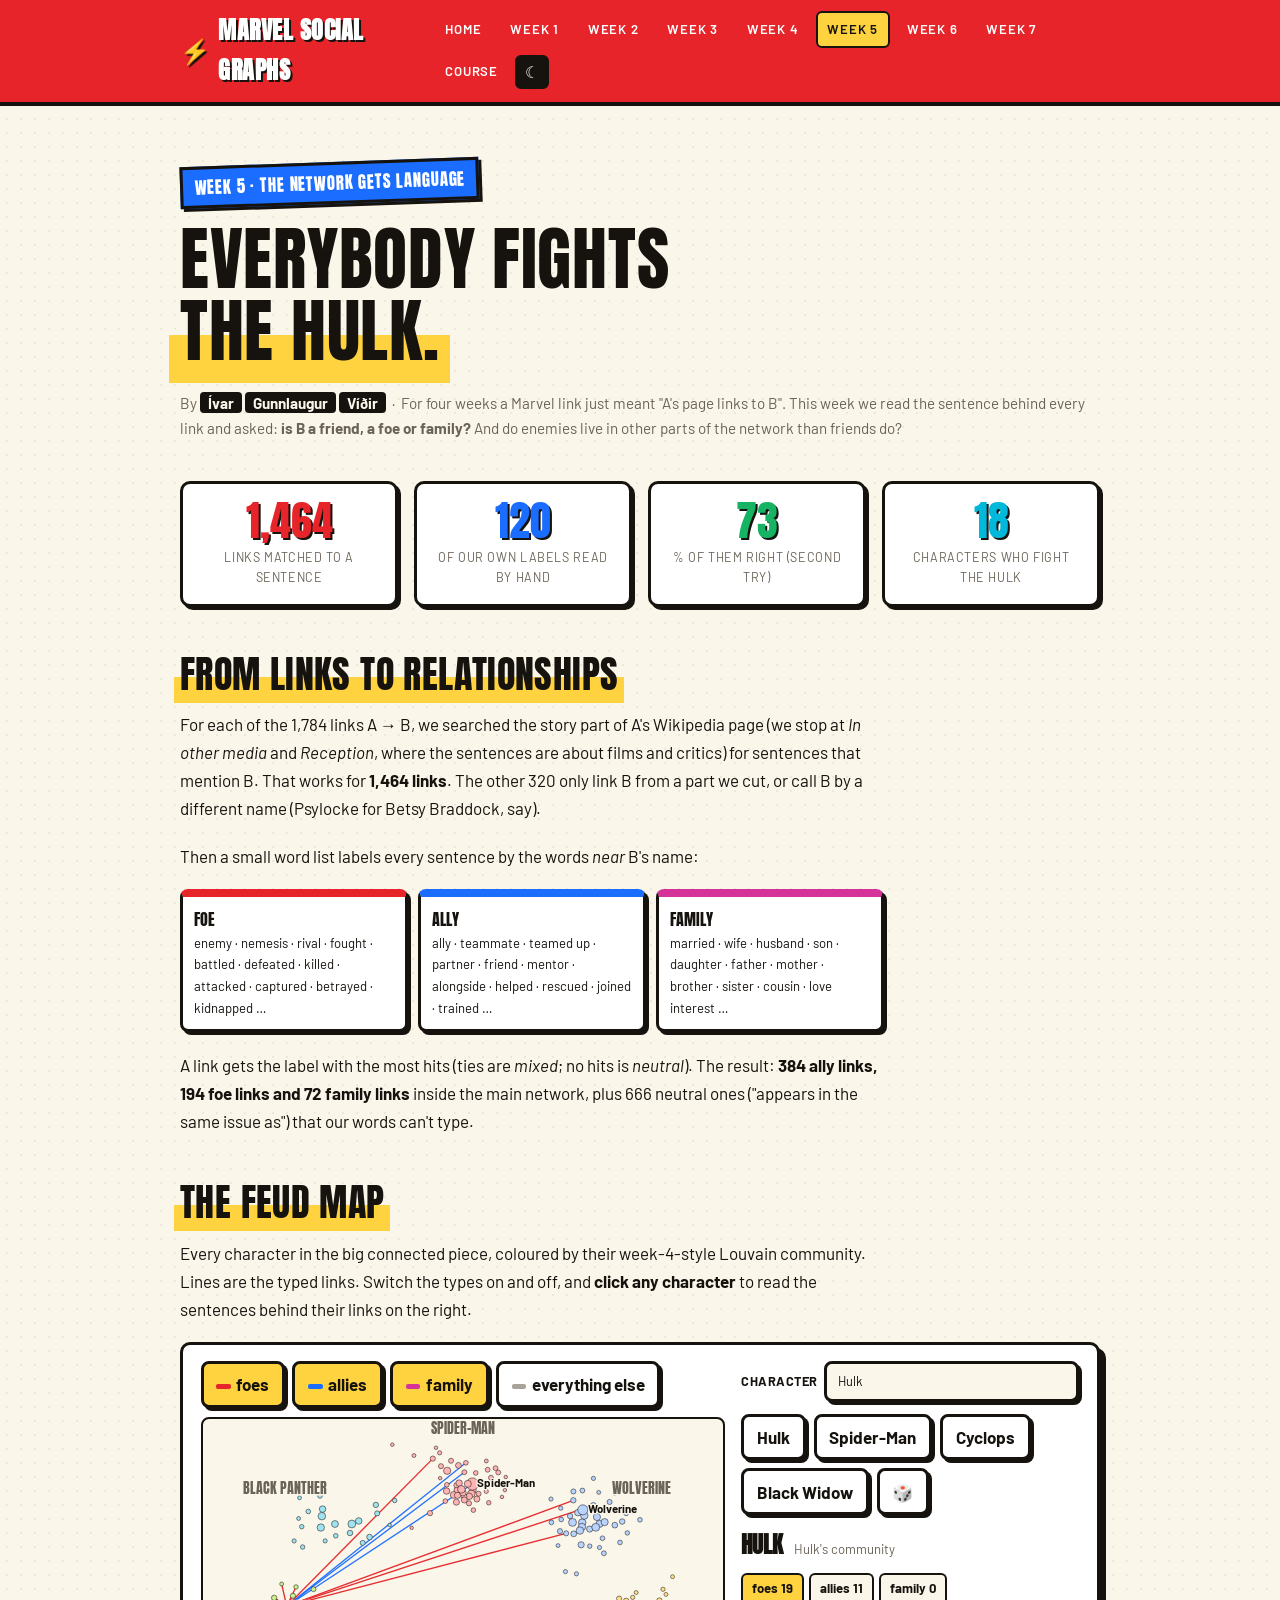
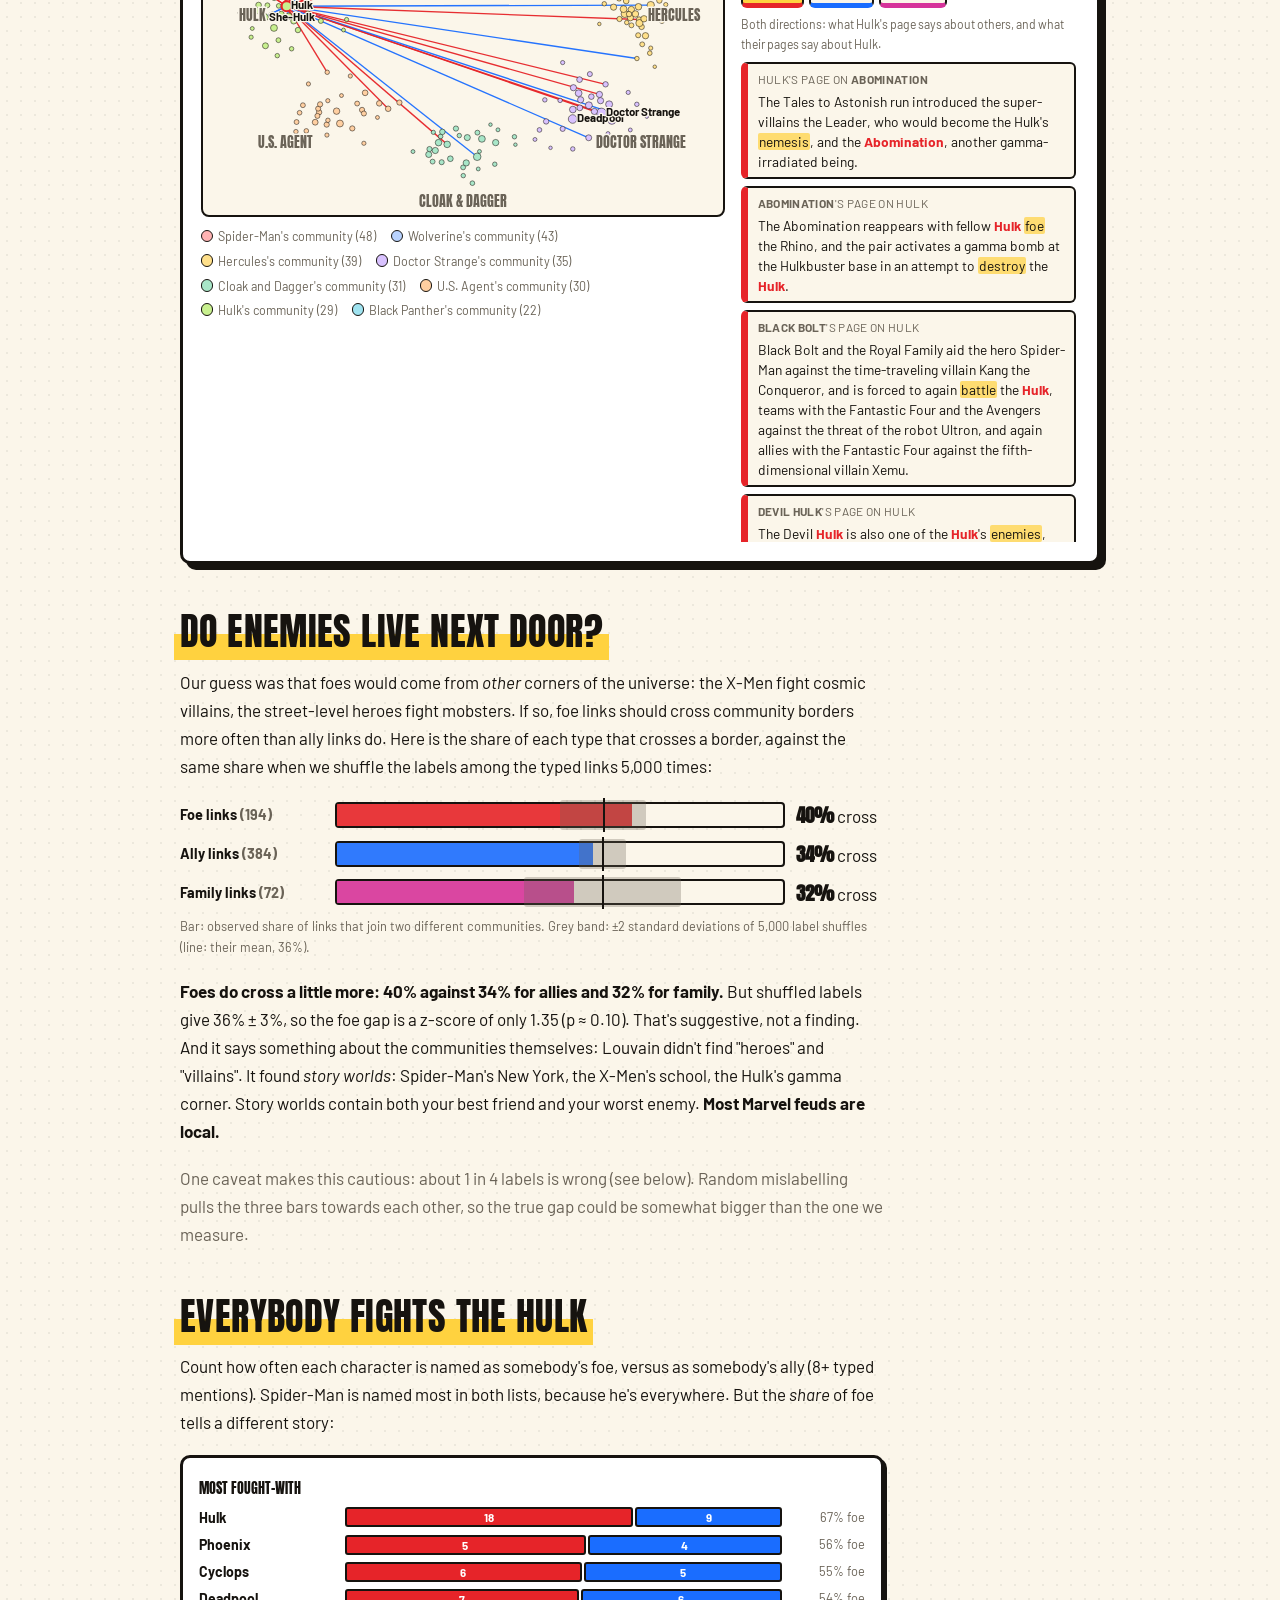
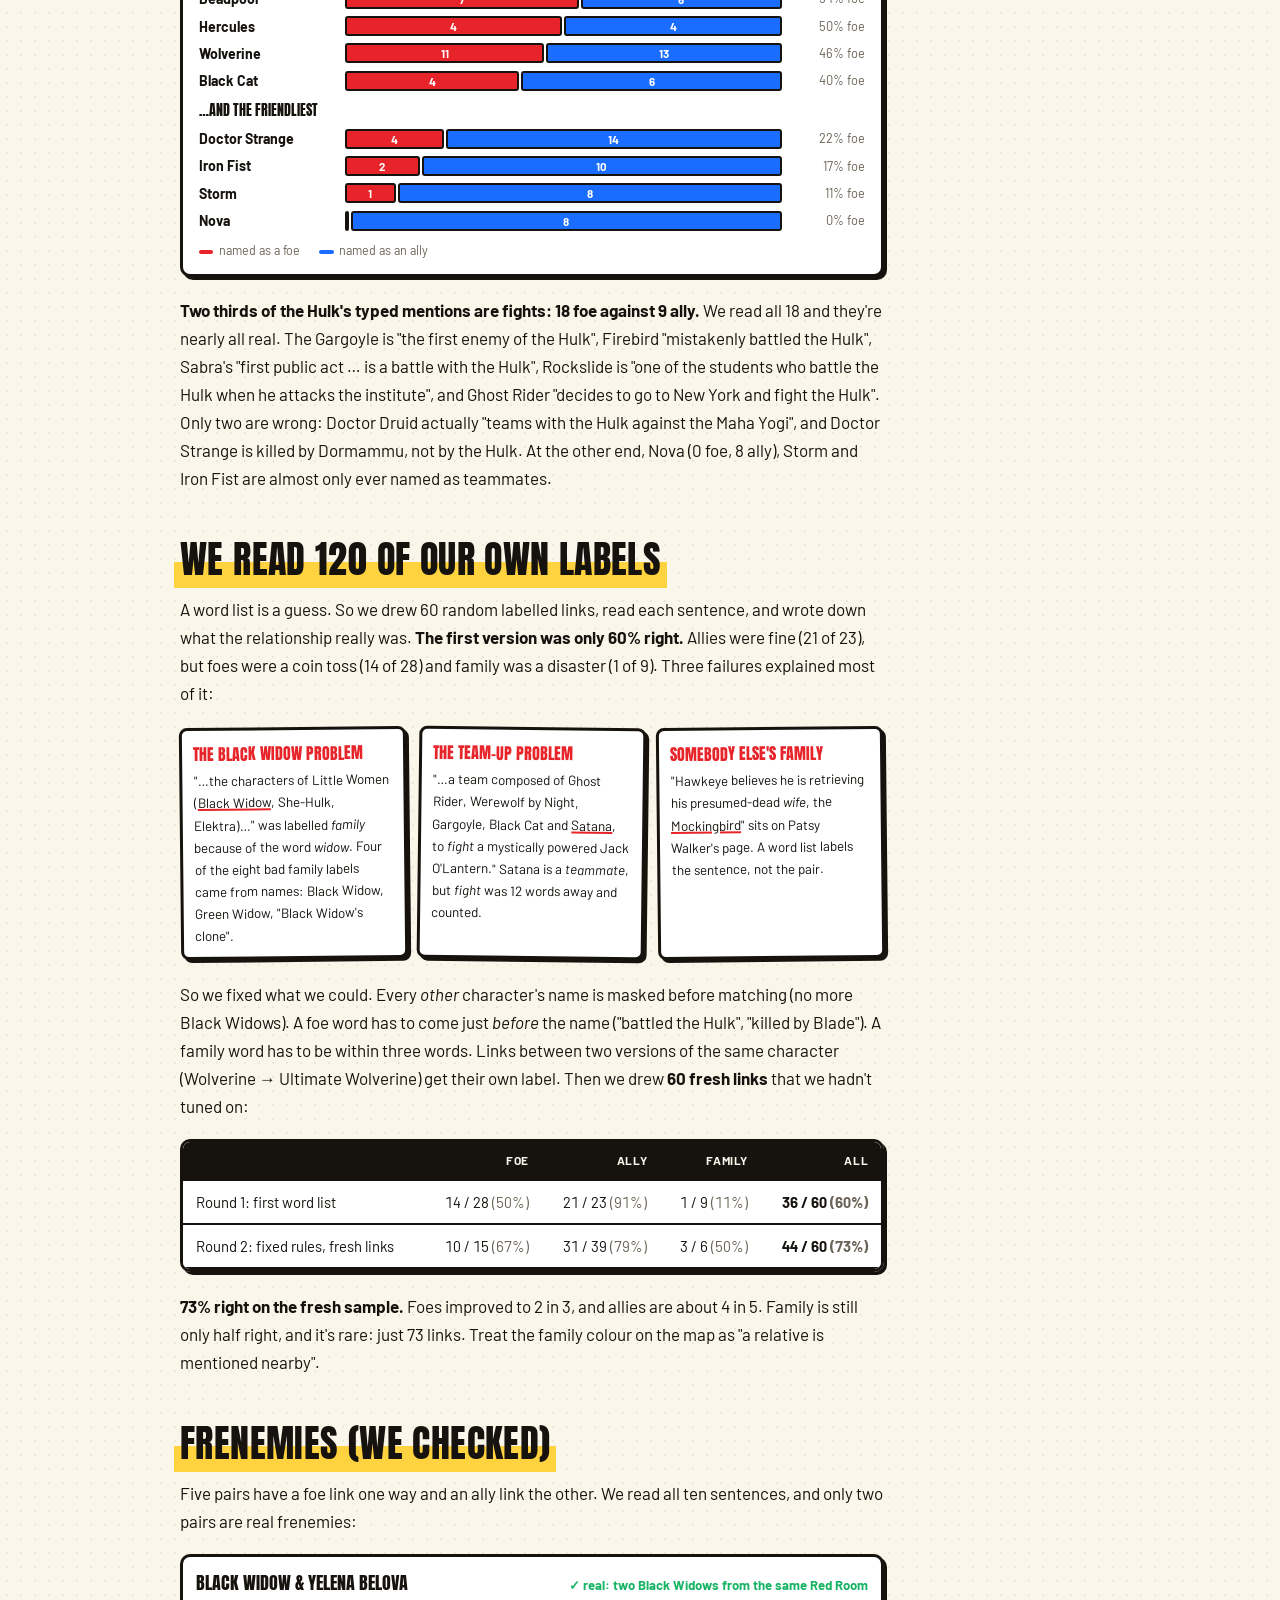
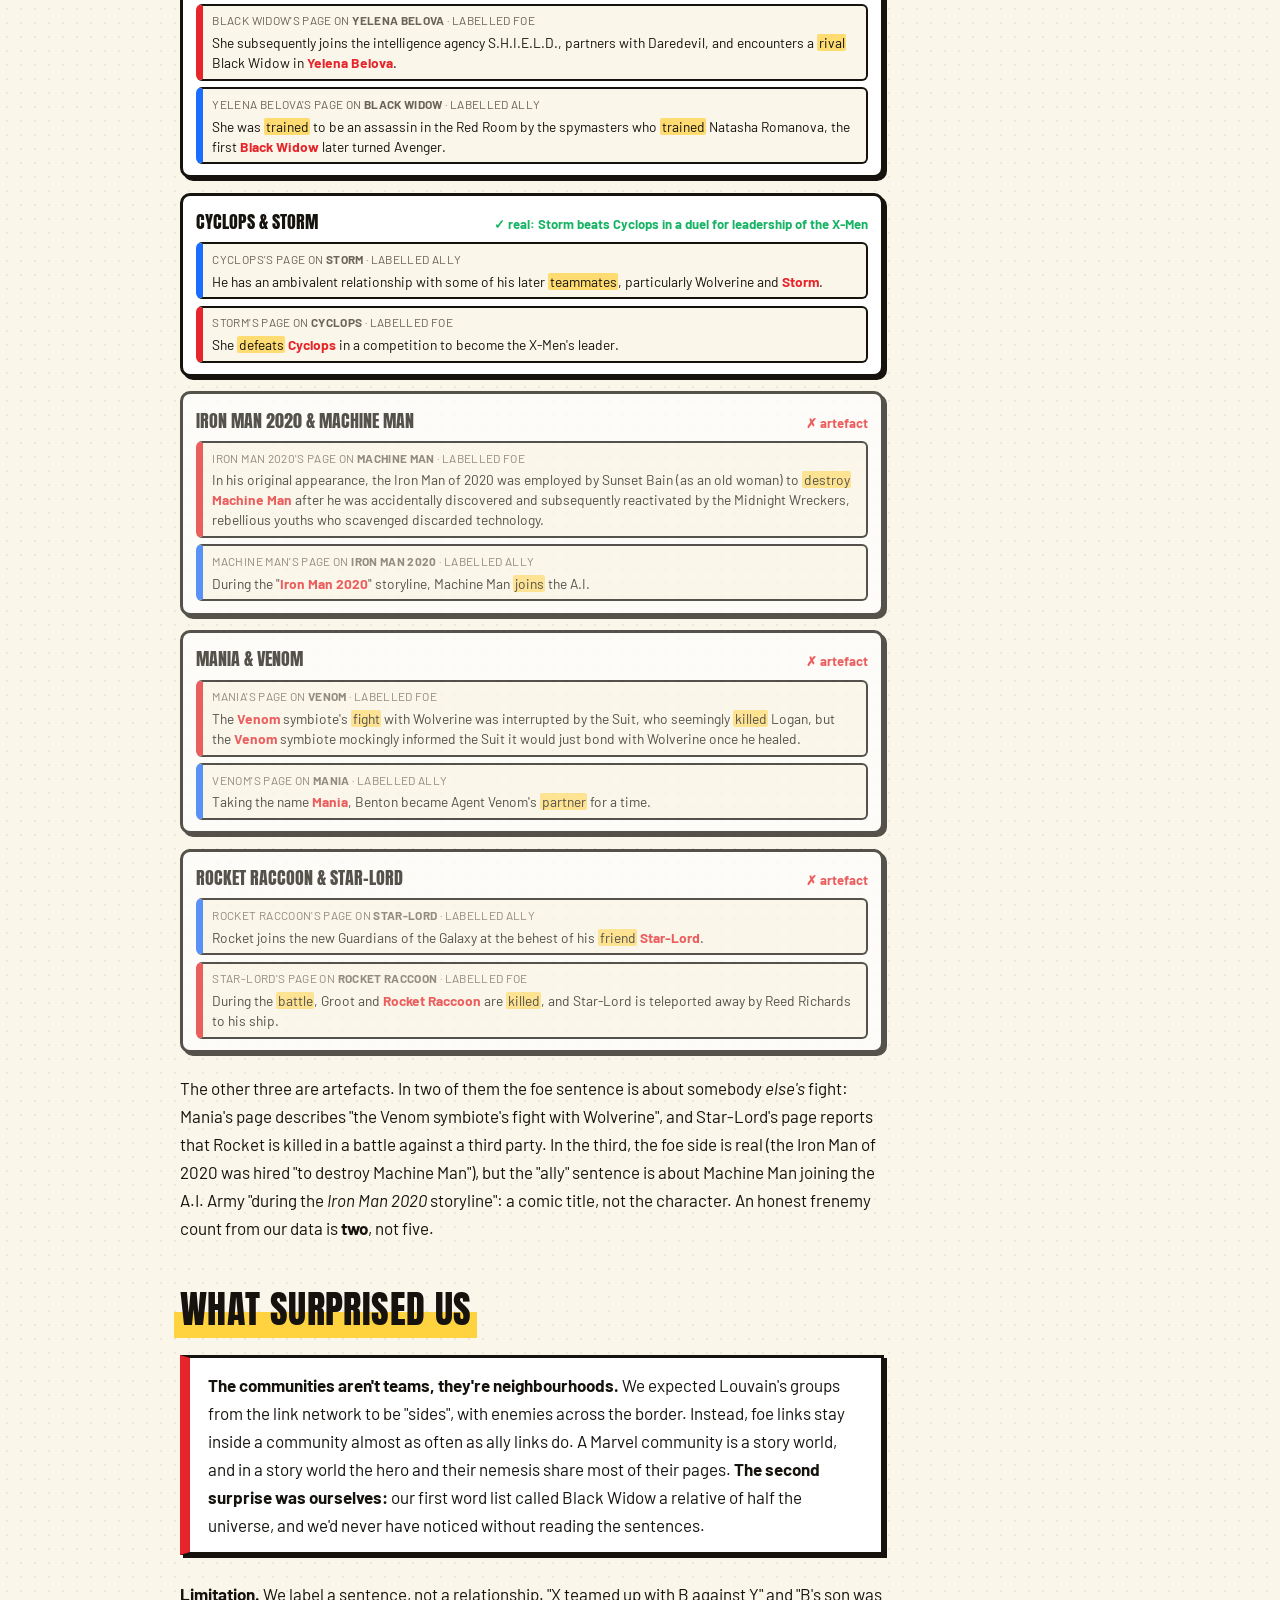
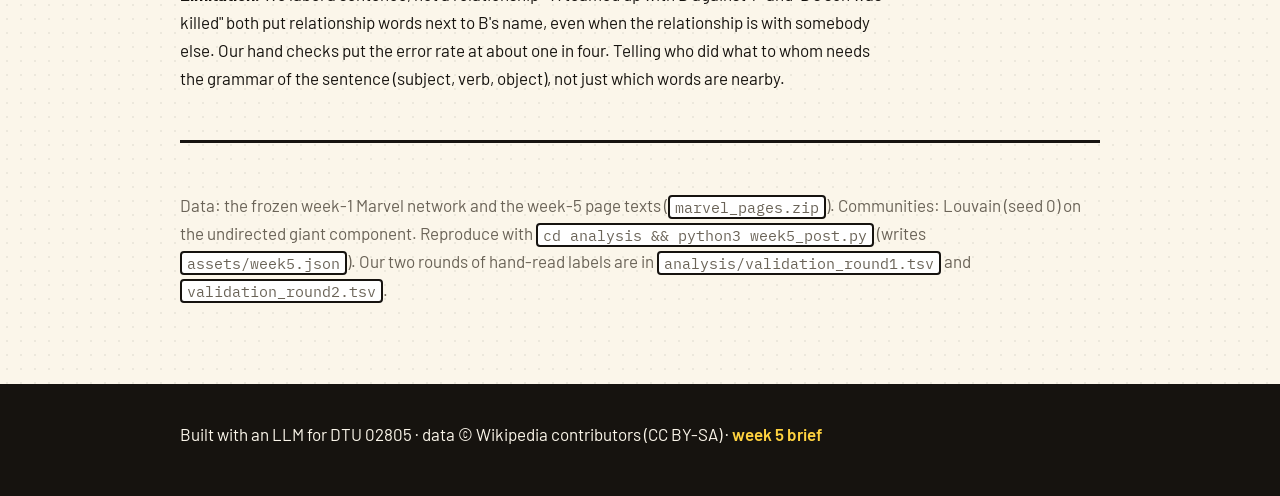
<file: posts/week5.html>
<!doctype html>
<html lang="en">
<head>
<meta charset="utf-8">
<meta name="viewport" content="width=device-width, initial-scale=1">
<title>Week 5 — Everybody fights the Hulk</title>
<meta name="description" content="Week 5 of DTU 02805: we read the sentence behind every Marvel link, turned links into friends, foes and family, hand-checked 120 of our own labels, and asked whether enemies live in other communities.">
<meta name="color-scheme" content="light dark">
<link rel="preconnect" href="https://fonts.googleapis.com">
<link rel="preconnect" href="https://fonts.gstatic.com" crossorigin>
<link href="https://fonts.googleapis.com/css2?family=Anton&family=Barlow:wght@400;600;700&family=Barlow+Condensed:wght@600;700&family=IBM+Plex+Mono:wght@400;600&display=swap" rel="stylesheet">
<link rel="stylesheet" href="../assets/style.css">
</head>
<body>

<header class="site">
  <div class="wrap">
    <a class="brand" href="../index.html"><span class="bolt">⚡</span>Marvel Social Graphs</a>
    <nav>
      <a href="../index.html">Home</a>
      <a href="week1.html">Week&nbsp;1</a>
      <a href="week2.html">Week&nbsp;2</a>
      <a href="week3.html">Week&nbsp;3</a>
      <a href="week4.html">Week&nbsp;4</a>
      <a href="week5.html" class="active">Week&nbsp;5</a>
      <a href="week6.html">Week&nbsp;6</a>
      <a href="week7.html">Week&nbsp;7</a>
      <a href="https://sunelehmann.com/socialgraphs2026-web/" target="_blank" rel="noopener">Course</a>
      <button id="themeToggle" type="button">☾</button>
    </nav>
  </div>
</header>

<main class="wrap" id="w5" data-src="../assets/week5.json">

  <section class="hero reveal">
    <span class="kicker">Week 5 · the network gets language</span>
    <h1>Everybody fights<br><span class="mark">the Hulk.</span></h1>
    <p class="post-meta">By <span class="tag">Ívar</span> <span class="tag">Gunnlaugur</span> <span class="tag">Víðir</span>
    &nbsp;·&nbsp; For four weeks a Marvel link just meant "A's page links to B". This week we read the sentence behind
    every link and asked: <strong>is B a friend, a foe or family?</strong> And do enemies live in other parts of the network than friends do?</p>
  </section>

  <section class="reveal">
    <div class="stats">
      <div class="stat"><div class="num" data-count="1464">0</div><div class="label">links matched to a sentence</div></div>
      <div class="stat"><div class="num" data-count="120">0</div><div class="label">of our own labels read by hand</div></div>
      <div class="stat"><div class="num" data-count="73">0</div><div class="label">% of them right (second try)</div></div>
      <div class="stat"><div class="num" data-count="18">0</div><div class="label">characters who fight the Hulk</div></div>
    </div>
  </section>

  <!-- ================= METHOD ================= -->
  <section class="narrow">
    <h2 class="reveal"><span class="mark">From links to relationships</span></h2>
    <p class="reveal">For each of the 1,784 links A → B, we searched the story part of A's Wikipedia page (we stop at
    <em>In other media</em> and <em>Reception</em>, where the sentences are about films and critics) for sentences
    that mention B. That works for <strong>1,464 links</strong>. The other 320 only link B from a part we cut, or
    call B by a different name (Psylocke for Betsy Braddock, say).</p>
    <p class="reveal">Then a small word list labels every sentence by the words <em>near</em> B's name:</p>
    <div class="wl reveal">
      <div class="wl-col foe"><b>Foe</b> enemy · nemesis · rival · fought · battled · defeated · killed · attacked · captured · betrayed · kidnapped …</div>
      <div class="wl-col ally"><b>Ally</b> ally · teammate · teamed up · partner · friend · mentor · alongside · helped · rescued · joined · trained …</div>
      <div class="wl-col fam"><b>Family</b> married · wife · husband · son · daughter · father · mother · brother · sister · cousin · love interest …</div>
    </div>
    <p class="reveal">A link gets the label with the most hits (ties are <em>mixed</em>; no hits is <em>neutral</em>).
    The result: <strong>384 ally links, 194 foe links and 72 family links</strong> inside the main network, plus
    666 neutral ones ("appears in the same issue as") that our words can't type.</p>
  </section>

  <!-- ================= FEUD MAP ================= -->
  <h2 class="reveal"><span class="mark">The feud map</span></h2>
  <p class="reveal narrow">Every character in the big connected piece, coloured by their week-4-style Louvain community.
  Lines are the typed links. Switch the types on and off, and <strong>click any character</strong> to read the sentences
  behind their links on the right.</p>

  <div class="fm-wrap reveal">
    <div class="fm-main">
      <div class="fm-toggles">
        <button class="chip on" data-type="foe" type="button"><i class="sw foe"></i>foes</button>
        <button class="chip on" data-type="ally" type="button"><i class="sw ally"></i>allies</button>
        <button class="chip on" data-type="family" type="button"><i class="sw family"></i>family</button>
        <button class="chip" data-type="other" type="button"><i class="sw other"></i>everything else</button>
      </div>
      <svg id="fmMap" viewBox="0 0 1000 760" role="img" aria-label="The Marvel network with links coloured by relationship type"></svg>
      <div id="fmLegend" class="fm-legend"></div>
    </div>
    <div class="fm-side">
      <div class="sc-controls">
        <label>character <input id="fmInput" type="text" list="fmList" placeholder="type a name…" autocomplete="off"></label>
        <datalist id="fmList"></datalist>
      </div>
      <div class="sc-controls">
        <button class="chip" data-pick="Hulk" type="button">Hulk</button>
        <button class="chip" data-pick="Spider-Man" type="button">Spider-Man</button>
        <button class="chip" data-pick="Cyclops" type="button">Cyclops</button>
        <button class="chip" data-pick="Black Widow" type="button">Black Widow</button>
        <button class="chip" data-pick="random" type="button">🎲</button>
      </div>
      <div id="fmCard" class="fm-card"><p class="muted">Loading…</p></div>
    </div>
  </div>

  <!-- ================= THE QUESTION ================= -->
  <section class="narrow">
    <h2 class="reveal"><span class="mark">Do enemies live next door?</span></h2>
    <p class="reveal">Our guess was that foes would come from <em>other</em> corners of the universe: the X-Men fight cosmic
    villains, the street-level heroes fight mobsters. If so, foe links should cross community borders more often than
    ally links do. Here is the share of each type that crosses a border, against the same share when we shuffle the
    labels among the typed links 5,000 times:</p>
    <div class="cx-bars reveal" id="cxBars"></div>
    <p class="reveal"><strong>Foes do cross a little more: 40% against 34% for allies and 32% for family.</strong>
    But shuffled labels give 36% ± 3%, so the foe gap is a z-score of only 1.35 (p ≈ 0.10). That's suggestive, not a
    finding. And it says something about the communities themselves: Louvain didn't find "heroes" and "villains".
    It found <em>story worlds</em>: Spider-Man's New York, the X-Men's school, the Hulk's gamma corner. Story worlds
    contain both your best friend and your worst enemy. <strong>Most Marvel feuds are local.</strong></p>
    <p class="reveal muted">One caveat makes this cautious: about 1 in 4 labels is wrong (see below). Random mislabelling
    pulls the three bars towards each other, so the true gap could be somewhat bigger than the one we measure.</p>
  </section>

  <!-- ================= HULK ================= -->
  <section class="narrow">
    <h2 class="reveal"><span class="mark">Everybody fights the Hulk</span></h2>
    <p class="reveal">Count how often each character is named as somebody's foe, versus as somebody's ally (8+ typed
    mentions). Spider-Man is named most in both lists, because he's everywhere. But the <em>share</em> of foe tells a
    different story:</p>
    <div class="hb-board reveal" id="hbBoard"></div>
    <p class="reveal"><strong>Two thirds of the Hulk's typed mentions are fights: 18 foe against 9 ally.</strong> We read all 18
    and they're nearly all real. The Gargoyle is "the first enemy of the Hulk", Firebird "mistakenly battled the Hulk",
    Sabra's "first public act … is a battle with the Hulk", Rockslide is "one of the students who battle the Hulk when he
    attacks the institute", and Ghost Rider "decides to go to New York and fight the Hulk". Only two are wrong: Doctor Druid
    actually "teams with the Hulk against the Maha Yogi", and Doctor Strange is killed by Dormammu, not by the Hulk. At the
    other end, Nova (0 foe, 8 ally), Storm and Iron Fist are almost only ever named as teammates.</p>
  </section>

  <!-- ================= VALIDATION ================= -->
  <section class="narrow">
    <h2 class="reveal"><span class="mark">We read 120 of our own labels</span></h2>
    <p class="reveal">A word list is a guess. So we drew 60 random labelled links, read each sentence, and wrote down what the
    relationship really was. <strong>The first version was only 60% right.</strong> Allies were fine (21 of 23), but foes
    were a coin toss (14 of 28) and family was a disaster (1 of 9). Three failures explained most of it:</p>
    <div class="fail reveal">
      <div class="fail-card"><b>The Black Widow problem</b><span>"…the characters of Little Women (<u>Black Widow</u>, She-Hulk, Elektra)…"
      was labelled <em>family</em> because of the word <em>widow</em>. Four of the eight bad family labels came from
      names: Black Widow, Green Widow, "Black Widow's clone".</span></div>
      <div class="fail-card"><b>The team-up problem</b><span>"…a team composed of Ghost Rider, Werewolf by Night, Gargoyle, Black Cat and <u>Satana</u>,
      to <em>fight</em> a mystically powered Jack O'Lantern." Satana is a <em>teammate</em>, but <em>fight</em> was 12 words away and counted.</span></div>
      <div class="fail-card"><b>Somebody else's family</b><span>"Hawkeye believes he is retrieving his presumed-dead <em>wife</em>, the <u>Mockingbird</u>" sits on
      Patsy Walker's page. A word list labels the sentence, not the pair.</span></div>
    </div>
    <p class="reveal">So we fixed what we could. Every <em>other</em> character's name is masked before matching (no more Black
    Widows). A foe word has to come just <em>before</em> the name ("battled the Hulk", "killed by Blade"). A family word
    has to be within three words. Links between two versions of the same character (Wolverine → Ultimate Wolverine) get
    their own label. Then we drew <strong>60 fresh links</strong> that we hadn't tuned on:</p>
    <div class="val reveal" id="valTable"></div>
    <p class="reveal"><strong>73% right on the fresh sample.</strong> Foes improved to 2 in 3, and allies are about 4 in 5.
    Family is still only half right, and it's rare: just 73 links. Treat the family colour on the map as "a relative is
    mentioned nearby".</p>
  </section>

  <!-- ================= FRENEMIES ================= -->
  <section class="narrow">
    <h2 class="reveal"><span class="mark">Frenemies (we checked)</span></h2>
    <p class="reveal">Five pairs have a foe link one way and an ally link the other. We read all ten sentences, and only two
    pairs are real frenemies:</p>
    <div class="fr-list reveal" id="frList"></div>
    <p class="reveal">The other three are artefacts. In two of them the foe sentence is about somebody <em>else's</em> fight:
    Mania's page describes "the Venom symbiote's fight with Wolverine", and Star-Lord's page reports that Rocket is
    killed in a battle against a third party. In the third, the foe side is real (the Iron Man of 2020 was hired "to destroy
    Machine Man"), but the "ally" sentence is about Machine Man joining the A.I. Army "during the <em>Iron Man 2020</em>
    storyline": a comic title, not the character. An honest frenemy count from our data is <strong>two</strong>, not five.</p>
  </section>

  <!-- ================= SURPRISED ================= -->
  <section class="narrow">
    <h2 class="reveal"><span class="mark">What surprised us</span></h2>
    <blockquote class="reveal">
      <strong>The communities aren't teams, they're neighbourhoods.</strong> We expected Louvain's groups from the link
      network to be "sides", with enemies across the border. Instead, foe links stay inside a community almost as often as
      ally links do. A Marvel community is a story world, and in a story world the hero and their nemesis share most of
      their pages. <strong>The second surprise was ourselves:</strong> our first word list called Black Widow a relative of
      half the universe, and we'd never have noticed without reading the sentences.
    </blockquote>
    <p class="reveal"><strong>Limitation.</strong> We label a sentence, not a relationship. "X teamed up with B against Y"
    and "B's son was killed" both put relationship words next to B's name, even when the relationship is with somebody else.
    Our hand checks put the error rate at about one in four. Telling who did what to whom needs the grammar of the
    sentence (subject, verb, object), not just which words are nearby.</p>
  </section>

  <hr>
  <p class="reveal muted">Data: the frozen week-1 Marvel network and the week-5 page texts (<code>marvel_pages.zip</code>).
  Communities: Louvain (seed 0) on the undirected giant component. Reproduce with <code>cd analysis &amp;&amp; python3 week5_post.py</code>
  (writes <code>assets/week5.json</code>). Our two rounds of hand-read labels are in
  <code>analysis/validation_round1.tsv</code> and <code>validation_round2.tsv</code>.</p>

</main>

<footer class="site">
  <div class="wrap">
    Built with an LLM for DTU 02805 · data © Wikipedia contributors (CC BY-SA) ·
    <a href="https://sunelehmann.com/socialgraphs2026-web/weeks/week5.html" target="_blank" rel="noopener">week 5 brief</a>
  </div>
</footer>

<script src="../assets/app.js" defer></script>
</body>
</html>
</file>
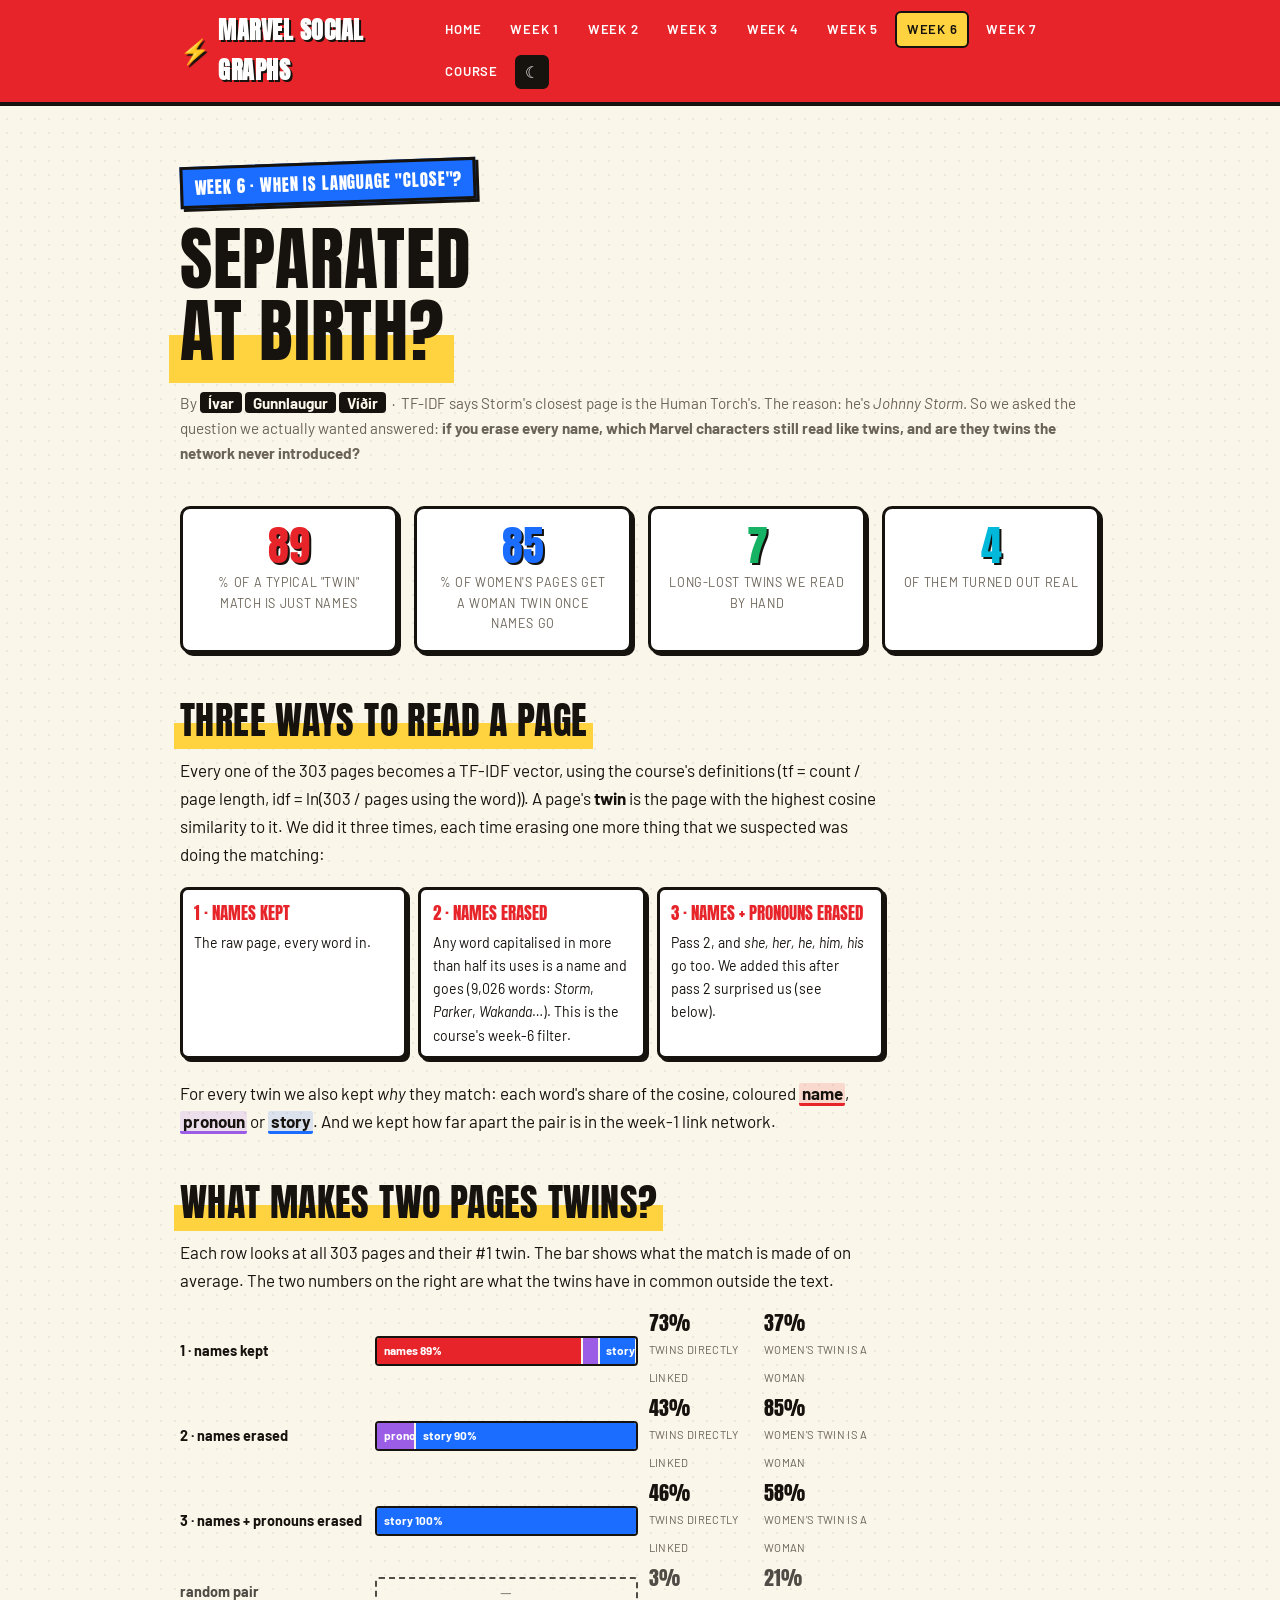
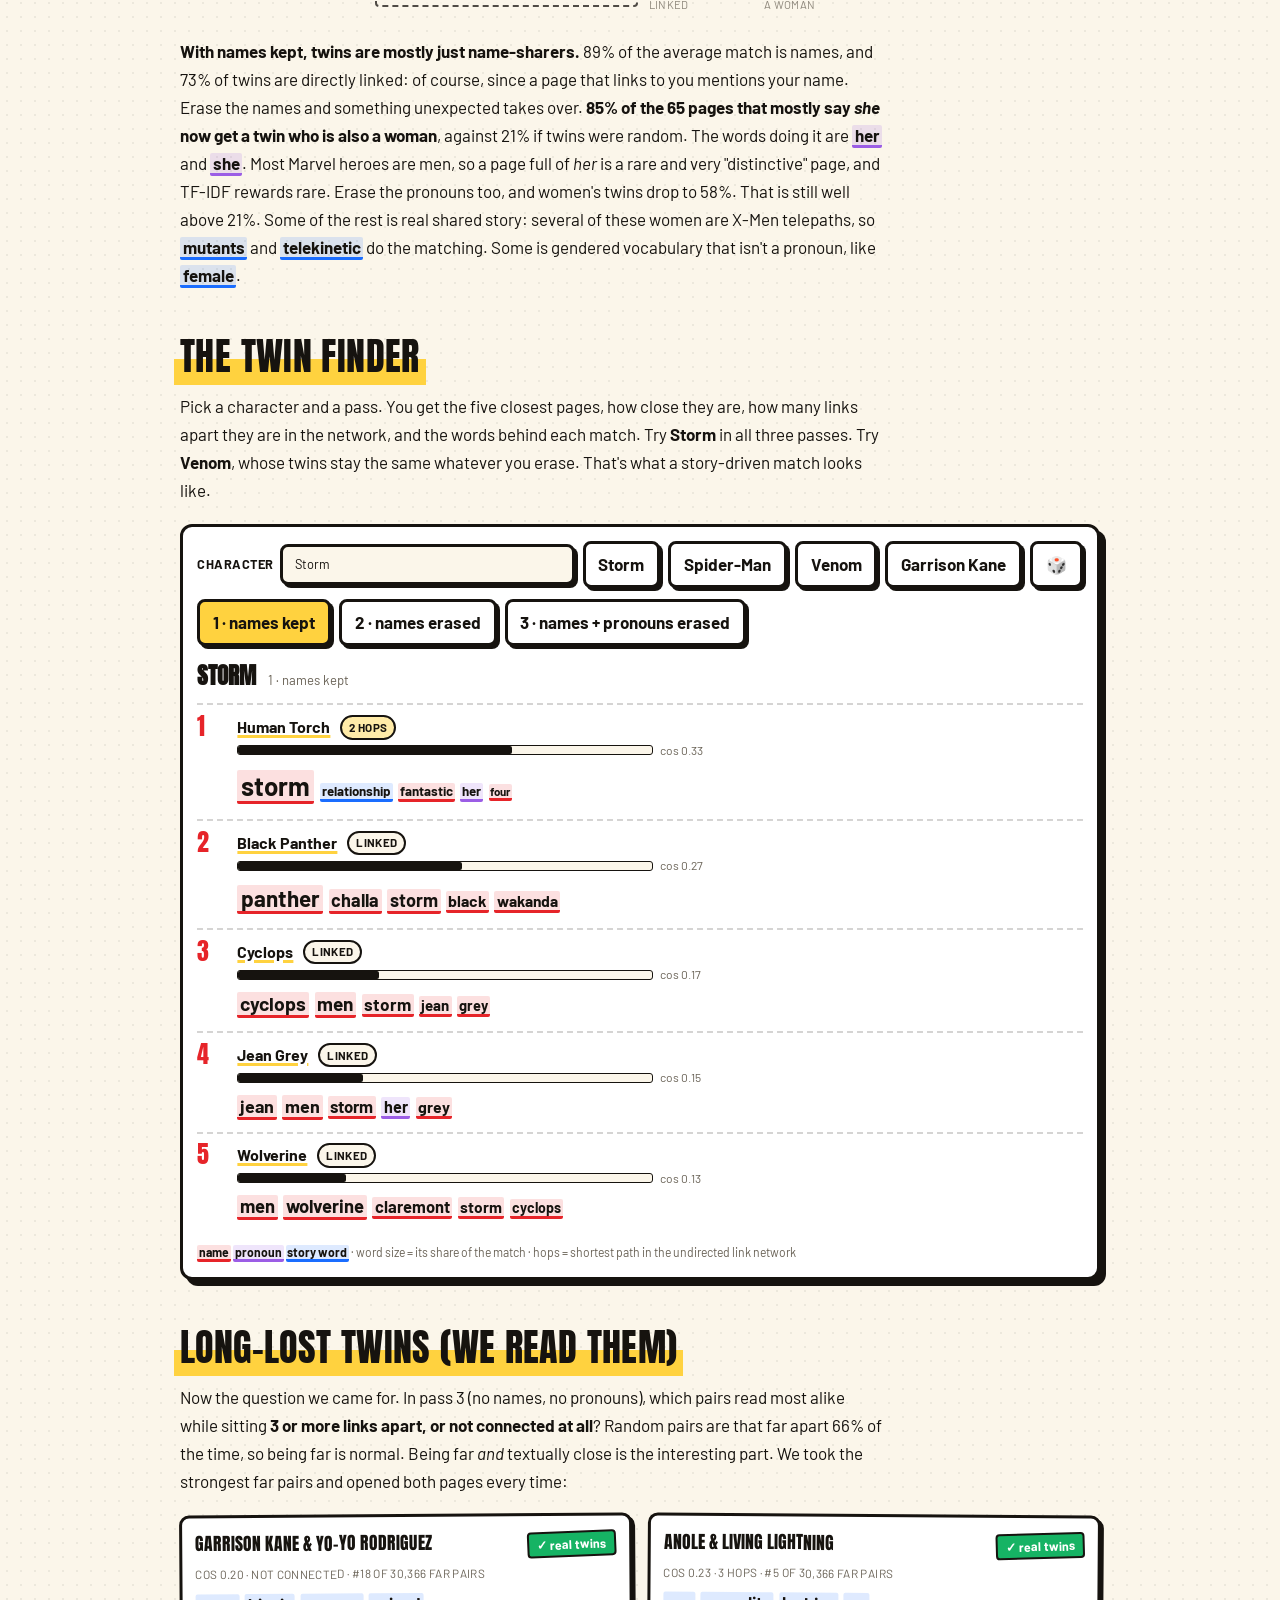
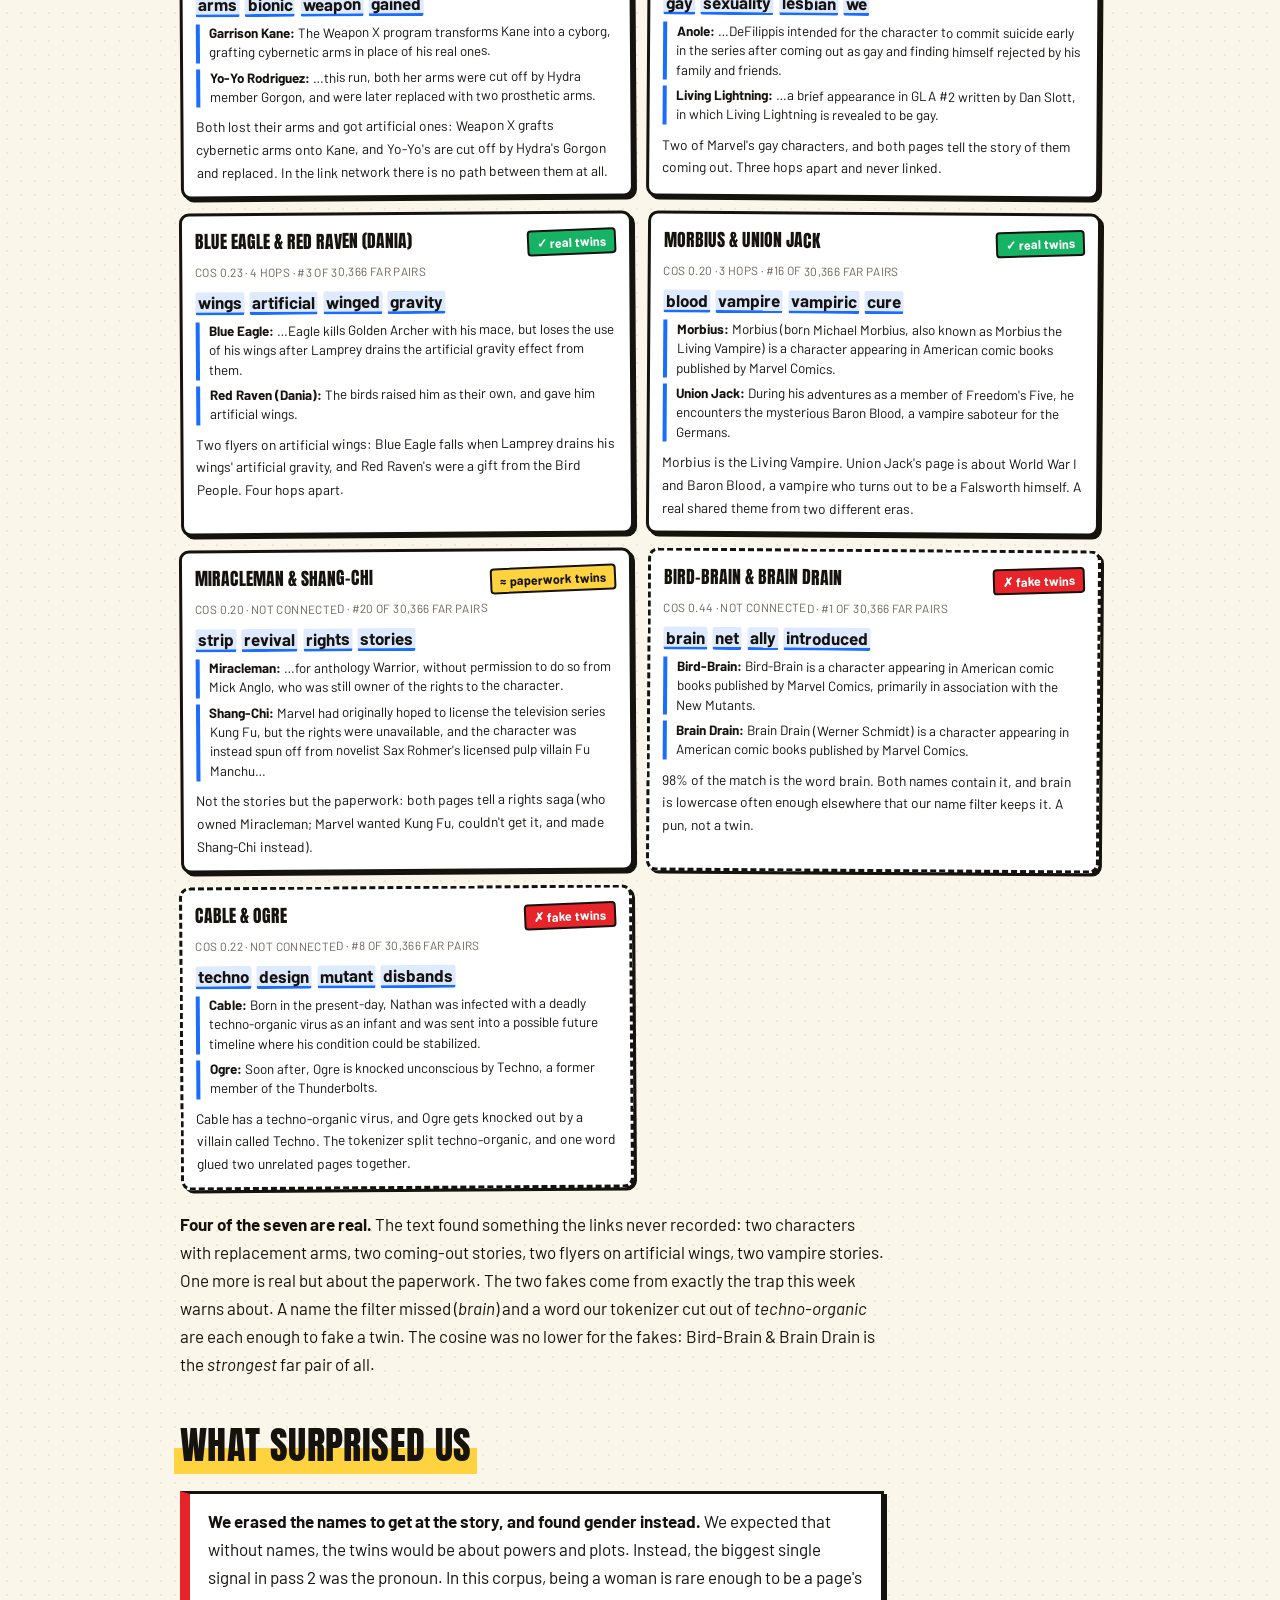
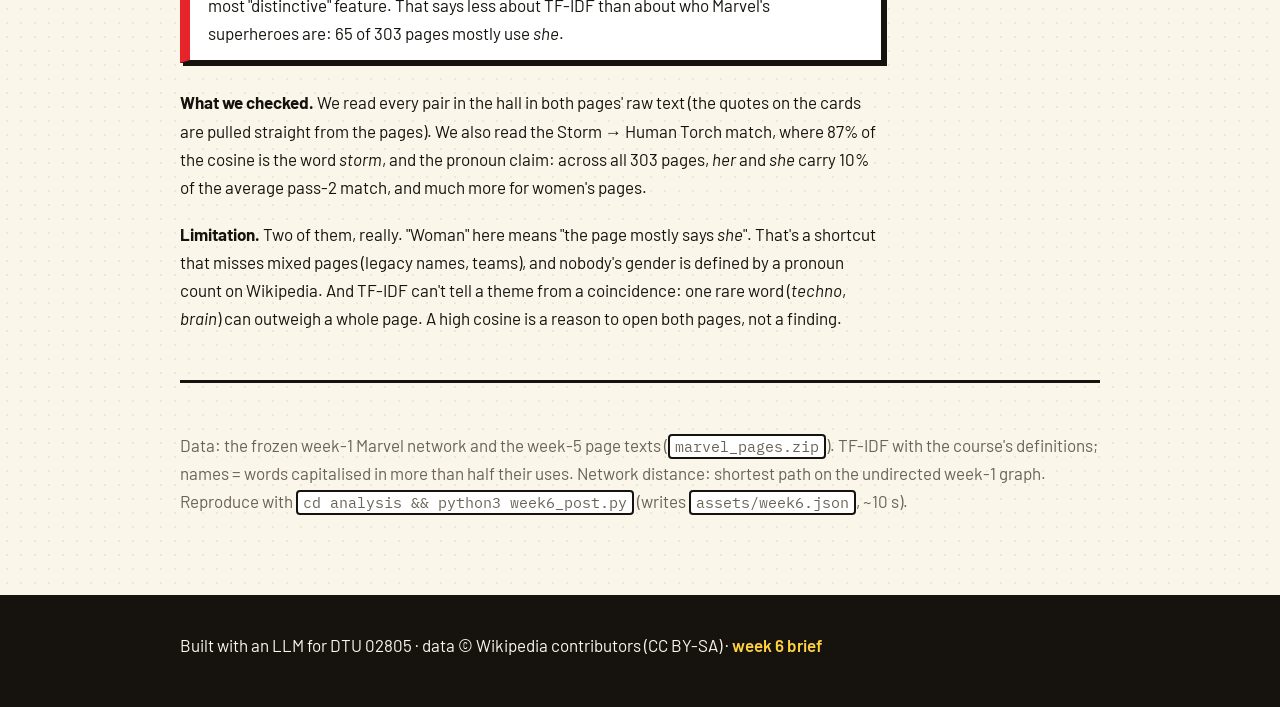
<file: posts/week6.html>
<!doctype html>
<html lang="en">
<head>
<meta charset="utf-8">
<meta name="viewport" content="width=device-width, initial-scale=1">
<title>Week 6 — Separated at birth?</title>
<meta name="description" content="Week 6 of DTU 02805: we erased every name from 303 Marvel pages and asked which characters still read alike, and whether the network knows about it.">
<meta name="color-scheme" content="light dark">
<link rel="preconnect" href="https://fonts.googleapis.com">
<link rel="preconnect" href="https://fonts.gstatic.com" crossorigin>
<link href="https://fonts.googleapis.com/css2?family=Anton&family=Barlow:wght@400;600;700&family=Barlow+Condensed:wght@600;700&family=IBM+Plex+Mono:wght@400;600&display=swap" rel="stylesheet">
<link rel="stylesheet" href="../assets/style.css">
</head>
<body>

<header class="site">
  <div class="wrap">
    <a class="brand" href="../index.html"><span class="bolt">⚡</span>Marvel Social Graphs</a>
    <nav>
      <a href="../index.html">Home</a>
      <a href="week1.html">Week&nbsp;1</a>
      <a href="week2.html">Week&nbsp;2</a>
      <a href="week3.html">Week&nbsp;3</a>
      <a href="week4.html">Week&nbsp;4</a>
      <a href="week5.html">Week&nbsp;5</a>
      <a href="week6.html" class="active">Week&nbsp;6</a>
      <a href="week7.html">Week&nbsp;7</a>
      <a href="https://sunelehmann.com/socialgraphs2026-web/" target="_blank" rel="noopener">Course</a>
      <button id="themeToggle" type="button">☾</button>
    </nav>
  </div>
</header>

<main class="wrap" id="w6" data-src="../assets/week6.json">

  <section class="hero reveal">
    <span class="kicker">Week 6 · when is language "close"?</span>
    <h1>Separated<br><span class="mark">at birth?</span></h1>
    <p class="post-meta">By <span class="tag">Ívar</span> <span class="tag">Gunnlaugur</span> <span class="tag">Víðir</span>
    &nbsp;·&nbsp; TF-IDF says Storm's closest page is the Human Torch's. The reason: he's <em>Johnny Storm</em>. So we asked
    the question we actually wanted answered: <strong>if you erase every name, which Marvel characters still read like twins,
    and are they twins the network never introduced?</strong></p>
  </section>

  <section class="reveal">
    <div class="stats">
      <div class="stat"><div class="num" data-count="89">0</div><div class="label">% of a typical "twin" match is just names</div></div>
      <div class="stat"><div class="num" data-count="85">0</div><div class="label">% of women's pages get a woman twin once names go</div></div>
      <div class="stat"><div class="num" data-count="7">0</div><div class="label">long-lost twins we read by hand</div></div>
      <div class="stat"><div class="num" data-count="4">0</div><div class="label">of them turned out real</div></div>
    </div>
  </section>

  <!-- ================= METHOD ================= -->
  <section class="narrow">
    <h2 class="reveal"><span class="mark">Three ways to read a page</span></h2>
    <p class="reveal">Every one of the 303 pages becomes a TF-IDF vector, using the course's definitions (tf = count / page length,
    idf = ln(303 / pages using the word)). A page's <strong>twin</strong> is the page with the highest cosine similarity to it.
    We did it three times, each time erasing one more thing that we suspected was doing the matching:</p>
    <div class="pass-cards reveal">
      <div class="pass-card"><b>1 · Names kept</b><span>The raw page, every word in.</span></div>
      <div class="pass-card"><b>2 · Names erased</b><span>Any word capitalised in more than half its uses is a name and goes
      (9,026 words: <em>Storm</em>, <em>Parker</em>, <em>Wakanda</em>…). This is the course's week-6 filter.</span></div>
      <div class="pass-card"><b>3 · Names + pronouns erased</b><span>Pass 2, and <em>she, her, he, him, his</em> go too.
      We added this after pass 2 surprised us (see below).</span></div>
    </div>
    <p class="reveal">For every twin we also kept <em>why</em> they match: each word's share of the cosine, coloured
    <span class="wk-n">name</span>, <span class="wk-p">pronoun</span> or <span class="wk-s">story</span>. And we kept how far apart
    the pair is in the week-1 link network.</p>
  </section>

  <!-- ================= LADDER ================= -->
  <section class="narrow">
    <h2 class="reveal"><span class="mark">What makes two pages twins?</span></h2>
    <p class="reveal">Each row looks at all 303 pages and their #1 twin. The bar shows what the match is made of on average.
    The two numbers on the right are what the twins have in common outside the text.</p>
    <div class="ladder reveal" id="ladder"></div>
    <p class="reveal"><strong>With names kept, twins are mostly just name-sharers.</strong> 89% of the average match is names,
    and 73% of twins are directly linked: of course, since a page that links to you mentions your name. Erase the names and
    something unexpected takes over. <strong>85% of the 65 pages that mostly say <em>she</em> now get a twin who is also a woman</strong>,
    against 21% if twins were random. The words doing it are <span class="wk-p">her</span> and <span class="wk-p">she</span>.
    Most Marvel heroes are men, so a page full of <em>her</em> is a rare and very "distinctive" page, and TF-IDF rewards rare.
    Erase the pronouns too, and women's twins drop to 58%. That is still well above 21%. Some of the rest is real shared story:
    several of these women are X-Men telepaths, so <span class="wk-s">mutants</span> and <span class="wk-s">telekinetic</span>
    do the matching. Some is gendered vocabulary that isn't a pronoun, like <span class="wk-s">female</span>.</p>
  </section>

  <!-- ================= FINDER ================= -->
  <h2 class="reveal"><span class="mark">The twin finder</span></h2>
  <p class="reveal narrow">Pick a character and a pass. You get the five closest pages, how close they are, how many links apart
  they are in the network, and the words behind each match. Try <strong>Storm</strong> in all three passes. Try
  <strong>Venom</strong>, whose twins stay the same whatever you erase. That's what a story-driven match looks like.</p>

  <div class="tf-wrap reveal">
    <div class="sc-controls">
      <label>character <input id="tfInput" type="text" list="tfList" placeholder="type a name…" autocomplete="off"></label>
      <datalist id="tfList"></datalist>
      <button class="chip" data-pick="Storm" type="button">Storm</button>
      <button class="chip" data-pick="Spider-Man" type="button">Spider-Man</button>
      <button class="chip" data-pick="Venom" type="button">Venom</button>
      <button class="chip" data-pick="Garrison Kane" type="button">Garrison Kane</button>
      <button class="chip" data-pick="random" type="button">🎲</button>
    </div>
    <div class="sc-controls tf-pass">
      <button class="chip" data-pass="kept" type="button">1 · names kept</button>
      <button class="chip" data-pass="names" type="button">2 · names erased</button>
      <button class="chip" data-pass="story" type="button">3 · names + pronouns erased</button>
    </div>
    <div id="tfCard" class="tf-card"><p class="muted">Loading…</p></div>
    <div class="tf-key muted"><span class="wk-n">name</span> <span class="wk-p">pronoun</span> <span class="wk-s">story word</span>
    · word size = its share of the match · hops = shortest path in the undirected link network</div>
  </div>

  <!-- ================= HALL ================= -->
  <section class="narrow">
    <h2 class="reveal"><span class="mark">Long-lost twins (we read them)</span></h2>
    <p class="reveal">Now the question we came for. In pass 3 (no names, no pronouns), which pairs read most alike while sitting
    <strong>3 or more links apart, or not connected at all</strong>? Random pairs are that far apart 66% of the time, so being far
    is normal. Being far <em>and</em> textually close is the interesting part. We took the strongest far pairs and opened both pages
    every time:</p>
  </section>
  <div class="hall reveal" id="hall"></div>
  <p class="reveal narrow"><strong>Four of the seven are real.</strong> The text found something the links never recorded:
  two characters with replacement arms, two coming-out stories, two flyers on artificial wings, two vampire stories.
  One more is real but about the paperwork. The two fakes come from exactly the trap this week warns about. A name the filter
  missed (<em>brain</em>) and a word our tokenizer cut out of <em>techno-organic</em> are each enough to fake a twin.
  The cosine was no lower for the fakes: Bird-Brain &amp; Brain Drain is the <em>strongest</em> far pair of all.</p>

  <!-- ================= SURPRISED ================= -->
  <section class="narrow">
    <h2 class="reveal"><span class="mark">What surprised us</span></h2>
    <blockquote class="reveal">
      <strong>We erased the names to get at the story, and found gender instead.</strong> We expected that without names, the
      twins would be about powers and plots. Instead, the biggest single signal in pass 2 was the pronoun. In this corpus, being
      a woman is rare enough to be a page's most "distinctive" feature. That says less about TF-IDF than about who Marvel's
      superheroes are: 65 of 303 pages mostly use <em>she</em>.
    </blockquote>
    <p class="reveal"><strong>What we checked.</strong> We read every pair in the hall in both pages' raw text (the quotes on the cards
    are pulled straight from the pages). We also read the Storm → Human Torch match, where 87% of the cosine is the word
    <em>storm</em>, and the pronoun claim: across all 303 pages, <em>her</em> and <em>she</em> carry 10% of the average pass-2 match,
    and much more for women's pages.</p>
    <p class="reveal"><strong>Limitation.</strong> Two of them, really. "Woman" here means "the page mostly says <em>she</em>". That's a
    shortcut that misses mixed pages (legacy names, teams), and nobody's gender is defined by a pronoun count on Wikipedia. And
    TF-IDF can't tell a theme from a coincidence: one rare word (<em>techno</em>, <em>brain</em>) can outweigh a whole page. A high
    cosine is a reason to open both pages, not a finding.</p>
  </section>

  <hr>
  <p class="reveal muted">Data: the frozen week-1 Marvel network and the week-5 page texts (<code>marvel_pages.zip</code>). TF-IDF with
  the course's definitions; names = words capitalised in more than half their uses. Network distance: shortest path on the undirected
  week-1 graph. Reproduce with <code>cd analysis &amp;&amp; python3 week6_post.py</code> (writes <code>assets/week6.json</code>, ~10 s).</p>

</main>

<footer class="site">
  <div class="wrap">
    Built with an LLM for DTU 02805 · data © Wikipedia contributors (CC BY-SA) ·
    <a href="https://sunelehmann.com/socialgraphs2026-web/weeks/week6.html" target="_blank" rel="noopener">week 6 brief</a>
  </div>
</footer>

<script src="../assets/app.js" defer></script>
</body>
</html>
</file>
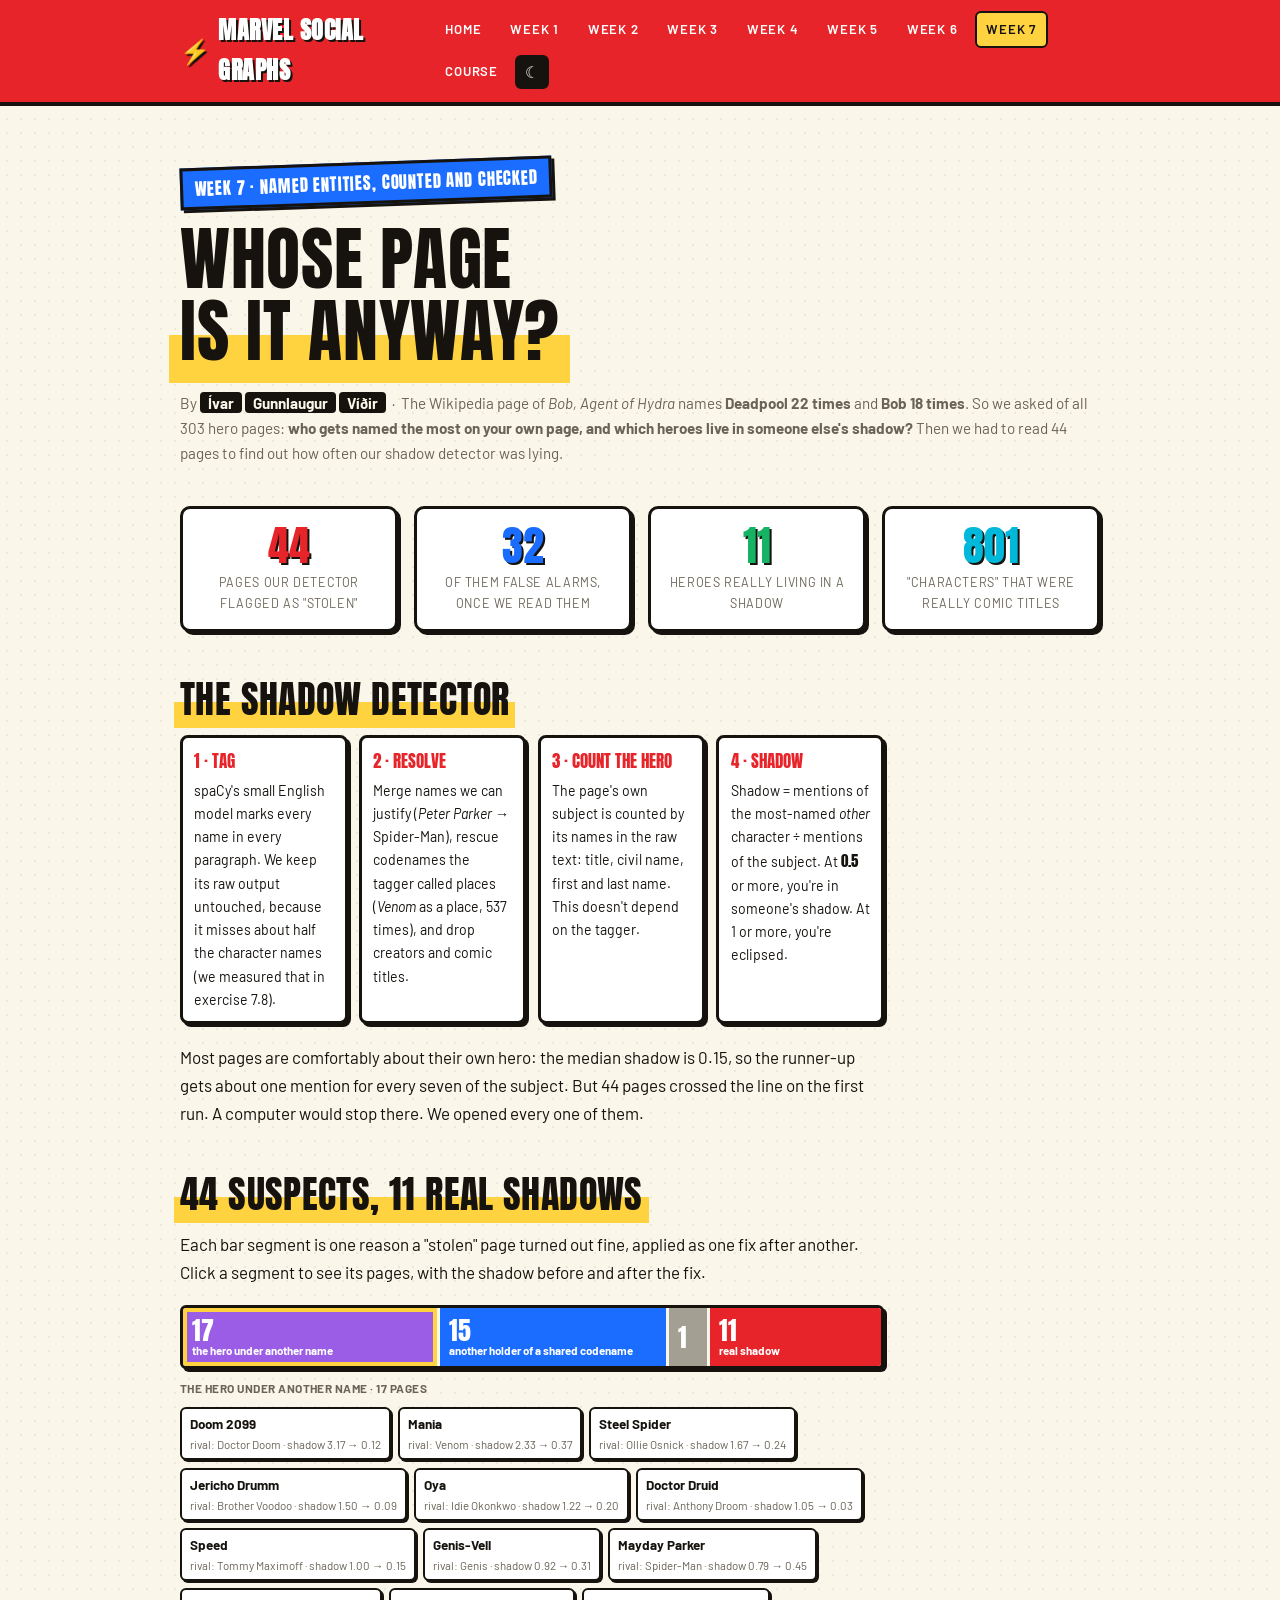
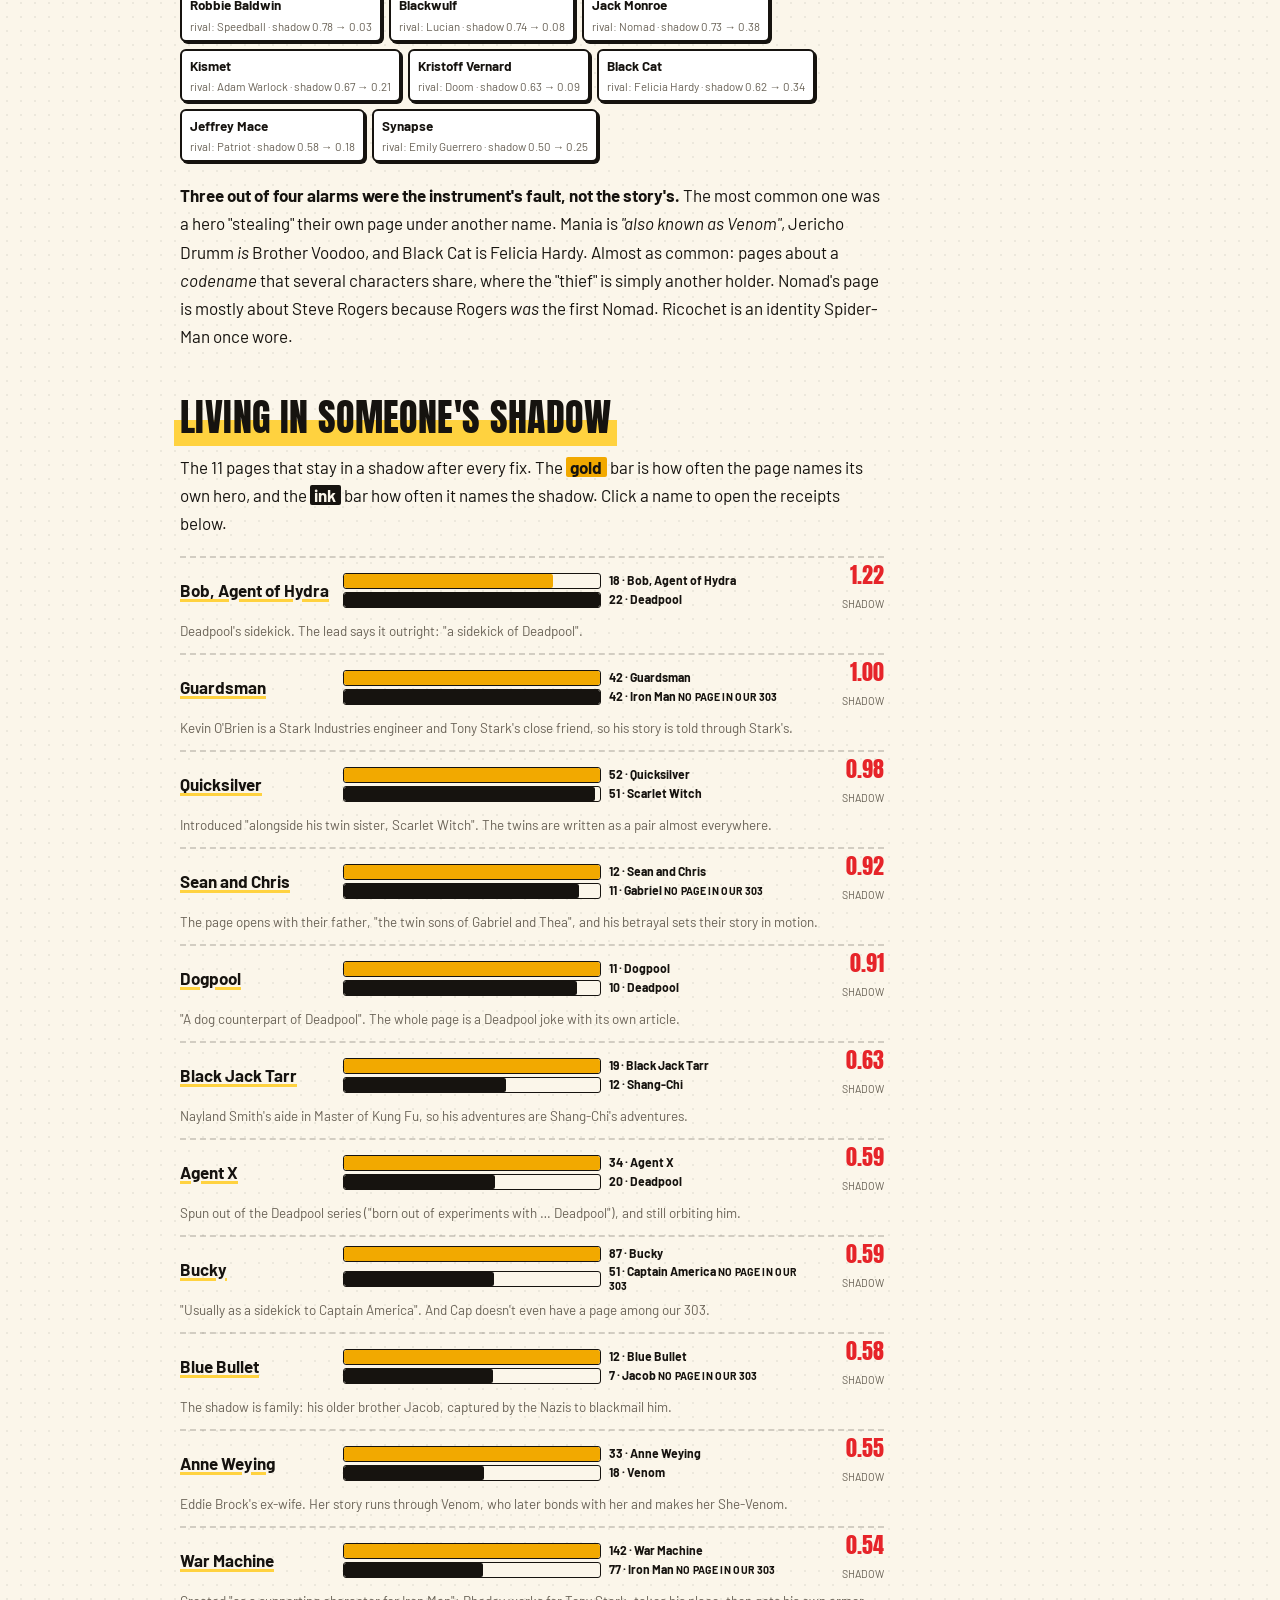
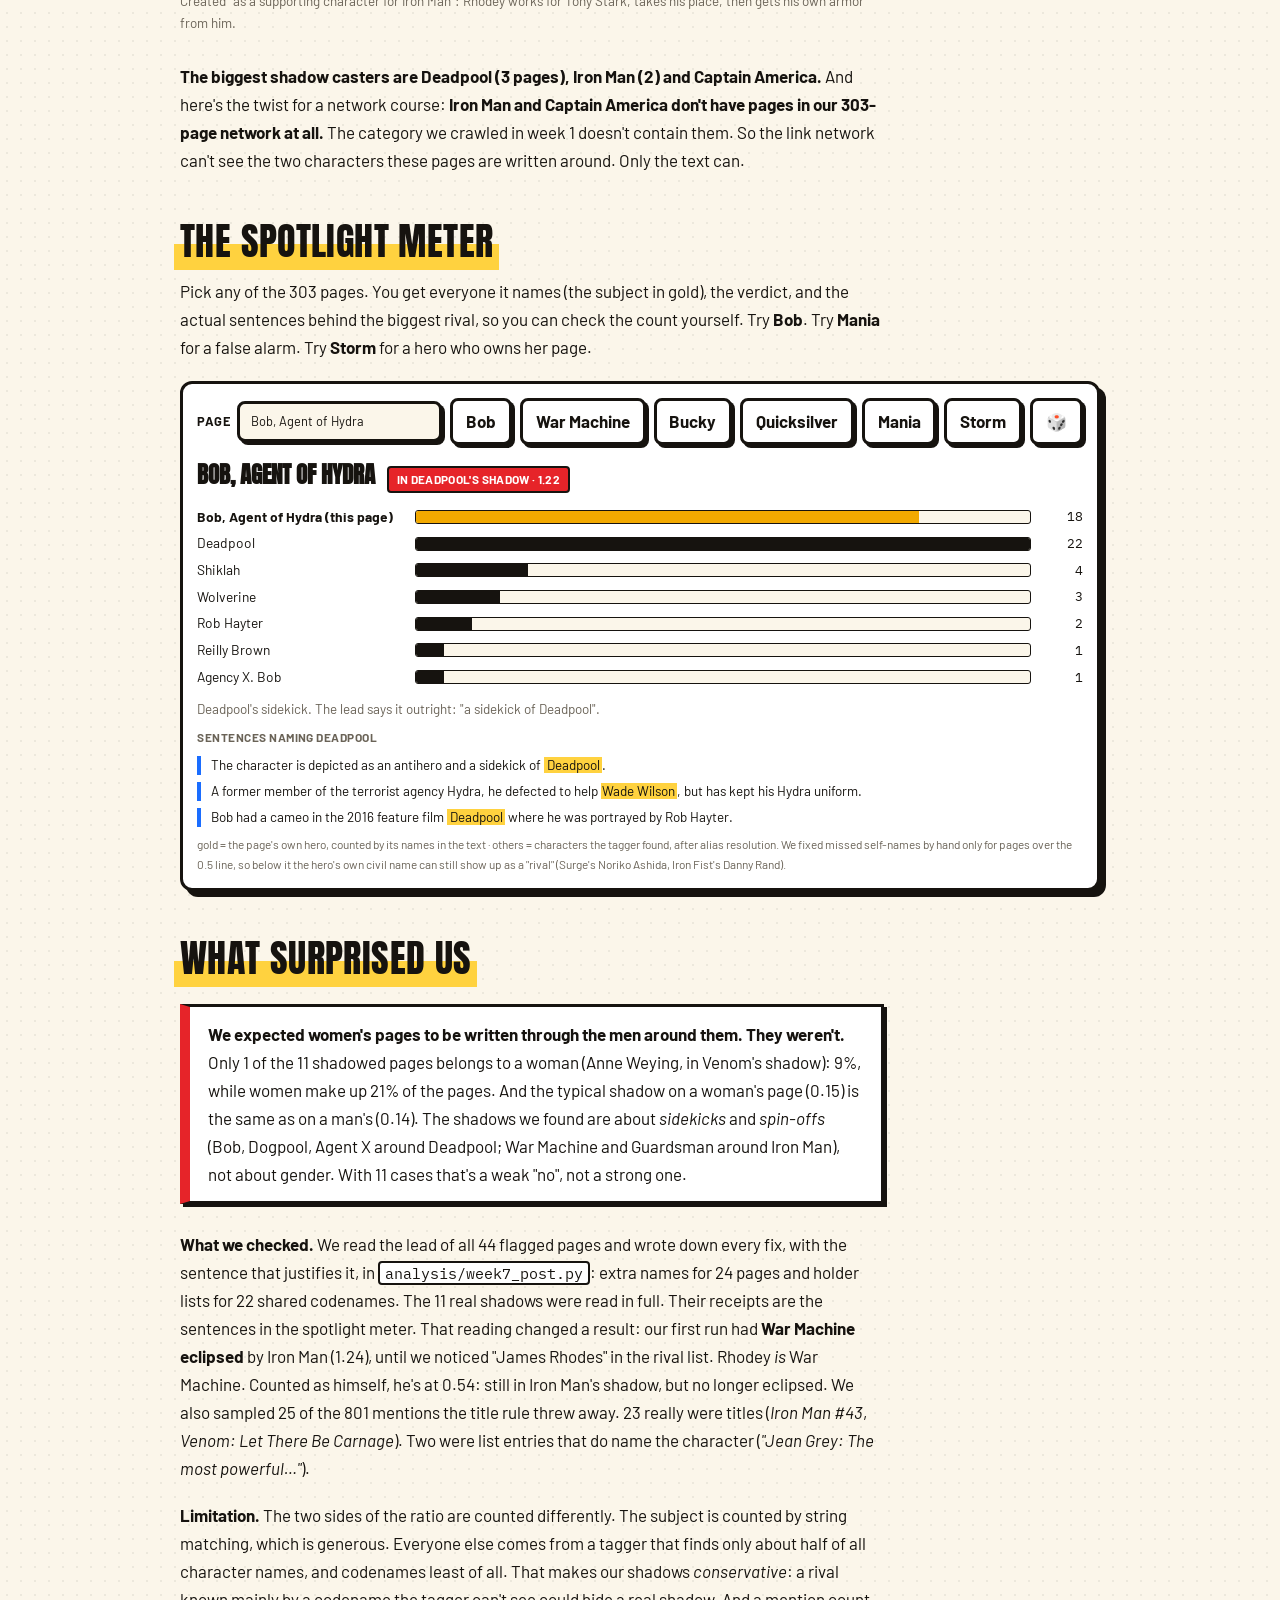
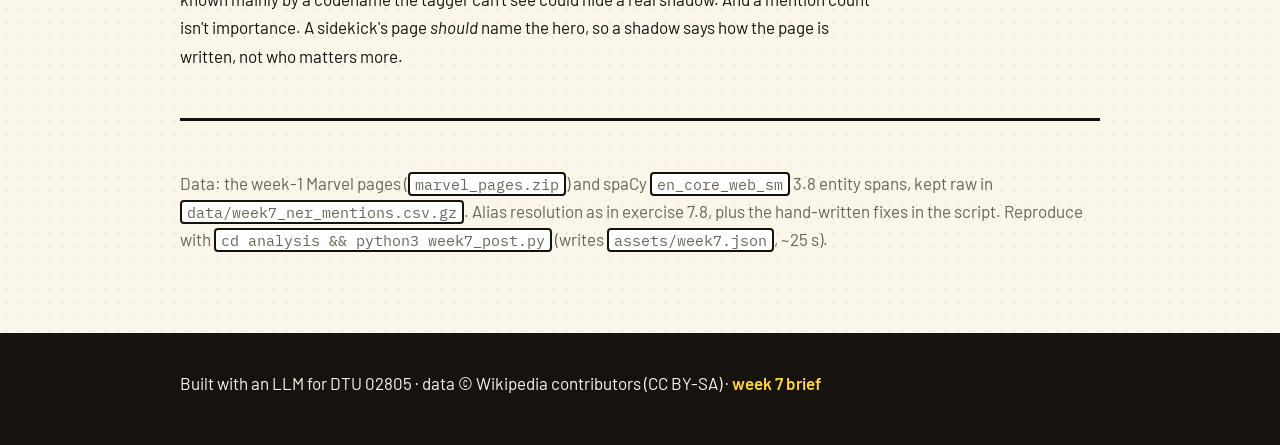
<file: posts/week7.html>
<!doctype html>
<html lang="en">
<head>
<meta charset="utf-8">
<meta name="viewport" content="width=device-width, initial-scale=1">
<title>Week 7 — Whose page is it anyway?</title>
<meta name="description" content="Week 7 of DTU 02805: we counted who gets named on each of the 303 Marvel hero pages to find the heroes living in someone else's shadow, then read 44 pages to see how often our counter was lying.">
<meta name="color-scheme" content="light dark">
<link rel="preconnect" href="https://fonts.googleapis.com">
<link rel="preconnect" href="https://fonts.gstatic.com" crossorigin>
<link href="https://fonts.googleapis.com/css2?family=Anton&family=Barlow:wght@400;600;700&family=Barlow+Condensed:wght@600;700&family=IBM+Plex+Mono:wght@400;600&display=swap" rel="stylesheet">
<link rel="stylesheet" href="../assets/style.css">
</head>
<body>

<header class="site">
  <div class="wrap">
    <a class="brand" href="../index.html"><span class="bolt">⚡</span>Marvel Social Graphs</a>
    <nav>
      <a href="../index.html">Home</a>
      <a href="week1.html">Week&nbsp;1</a>
      <a href="week2.html">Week&nbsp;2</a>
      <a href="week3.html">Week&nbsp;3</a>
      <a href="week4.html">Week&nbsp;4</a>
      <a href="week5.html">Week&nbsp;5</a>
      <a href="week6.html">Week&nbsp;6</a>
      <a href="week7.html" class="active">Week&nbsp;7</a>
      <a href="https://sunelehmann.com/socialgraphs2026-web/" target="_blank" rel="noopener">Course</a>
      <button id="themeToggle" type="button">☾</button>
    </nav>
  </div>
</header>

<main class="wrap" id="w7" data-src="../assets/week7.json">

  <section class="hero reveal">
    <span class="kicker">Week 7 · named entities, counted and checked</span>
    <h1>Whose page<br><span class="mark">is it anyway?</span></h1>
    <p class="post-meta">By <span class="tag">Ívar</span> <span class="tag">Gunnlaugur</span> <span class="tag">Víðir</span>
    &nbsp;·&nbsp; The Wikipedia page of <em>Bob, Agent of Hydra</em> names <strong>Deadpool 22 times</strong> and <strong>Bob 18 times</strong>.
    So we asked of all 303 hero pages: <strong>who gets named the most on your own page, and which heroes live in someone
    else's shadow?</strong> Then we had to read 44 pages to find out how often our shadow detector was lying.</p>
  </section>

  <section class="reveal">
    <div class="stats">
      <div class="stat"><div class="num" data-count="44">0</div><div class="label">pages our detector flagged as "stolen"</div></div>
      <div class="stat"><div class="num" data-count="32">0</div><div class="label">of them false alarms, once we read them</div></div>
      <div class="stat"><div class="num" data-count="11">0</div><div class="label">heroes really living in a shadow</div></div>
      <div class="stat"><div class="num" data-count="801">0</div><div class="label">"characters" that were really comic titles</div></div>
    </div>
  </section>

  <!-- ================= METHOD ================= -->
  <section class="narrow">
    <h2 class="reveal"><span class="mark">The shadow detector</span></h2>
    <div class="w7-steps reveal">
      <div class="pass-card"><b>1 · Tag</b><span>spaCy's small English model marks every name in every paragraph. We keep its raw output
      untouched, because it misses about half the character names (we measured that in exercise 7.8).</span></div>
      <div class="pass-card"><b>2 · Resolve</b><span>Merge names we can justify (<em>Peter Parker</em> → Spider-Man), rescue codenames
      the tagger called places (<em>Venom</em> as a place, 537 times), and drop creators and comic titles.</span></div>
      <div class="pass-card"><b>3 · Count the hero</b><span>The page's own subject is counted by its names in the raw text: title,
      civil name, first and last name. This doesn't depend on the tagger.</span></div>
      <div class="pass-card"><b>4 · Shadow</b><span>Shadow = mentions of the most-named <em>other</em> character ÷ mentions of the
      subject. At <b class="inline">0.5</b> or more, you're in someone's shadow. At 1 or more, you're eclipsed.</span></div>
    </div>
    <p class="reveal">Most pages are comfortably about their own hero: the median shadow is 0.15, so the runner-up gets about one
    mention for every seven of the subject. But 44 pages crossed the line on the first run. A computer would stop there.
    We opened every one of them.</p>
  </section>

  <!-- ================= AUDIT ================= -->
  <section class="narrow">
    <h2 class="reveal"><span class="mark">44 suspects, 11 real shadows</span></h2>
    <p class="reveal">Each bar segment is one reason a "stolen" page turned out fine, applied as one fix after another. Click a
    segment to see its pages, with the shadow before and after the fix.</p>
    <div class="audit reveal" id="audit"></div>
    <div class="audit-list reveal" id="auditList"></div>
    <p class="reveal"><strong>Three out of four alarms were the instrument's fault, not the story's.</strong> The most common one was a
    hero "stealing" their own page under another name. Mania is <em>"also known as Venom"</em>, Jericho Drumm <em>is</em> Brother Voodoo,
    and Black Cat is Felicia Hardy. Almost as common: pages about a <em>codename</em> that several characters share, where the
    "thief" is simply another holder. Nomad's page is mostly about Steve Rogers because Rogers <em>was</em> the first Nomad. Ricochet is
    an identity Spider-Man once wore.</p>
  </section>

  <!-- ================= ECLIPSE ================= -->
  <section class="narrow">
    <h2 class="reveal"><span class="mark">Living in someone's shadow</span></h2>
    <p class="reveal">The 11 pages that stay in a shadow after every fix. The <span class="w7k w7k-s">gold</span> bar is how often the
    page names its own hero, and the <span class="w7k w7k-c">ink</span> bar how often it names the shadow. Click a name to open the
    receipts below.</p>
    <div class="eclipse reveal" id="eclipse"></div>
    <p class="reveal"><strong>The biggest shadow casters are Deadpool (3 pages), Iron Man (2) and Captain America.</strong> And here's
    the twist for a network course: <strong>Iron Man and Captain America don't have pages in our 303-page network at all.</strong>
    The category we crawled in week 1 doesn't contain them. So the link network can't see the two characters these pages are
    written around. Only the text can.</p>
  </section>

  <!-- ================= EXPLORER ================= -->
  <h2 class="reveal"><span class="mark">The spotlight meter</span></h2>
  <p class="reveal narrow">Pick any of the 303 pages. You get everyone it names (the subject in gold), the verdict, and the actual
  sentences behind the biggest rival, so you can check the count yourself. Try <strong>Bob</strong>. Try <strong>Mania</strong> for
  a false alarm. Try <strong>Storm</strong> for a hero who owns her page.</p>
  <div class="tf-wrap reveal">
    <div class="sc-controls">
      <label>page <input id="spInput" type="text" list="spList" placeholder="type a name…" autocomplete="off"></label>
      <datalist id="spList"></datalist>
      <button class="chip" data-pick="Bob, Agent of Hydra" type="button">Bob</button>
      <button class="chip" data-pick="War Machine" type="button">War Machine</button>
      <button class="chip" data-pick="Bucky" type="button">Bucky</button>
      <button class="chip" data-pick="Quicksilver" type="button">Quicksilver</button>
      <button class="chip" data-pick="Mania" type="button">Mania</button>
      <button class="chip" data-pick="Storm" type="button">Storm</button>
      <button class="chip" data-pick="random" type="button">🎲</button>
    </div>
    <div id="spCard" class="sp-card"><p class="muted">Loading…</p></div>
  </div>

  <!-- ================= SURPRISED ================= -->
  <section class="narrow">
    <h2 class="reveal"><span class="mark">What surprised us</span></h2>
    <blockquote class="reveal">
      <strong>We expected women's pages to be written through the men around them. They weren't.</strong> Only 1 of the 11 shadowed
      pages belongs to a woman (Anne Weying, in Venom's shadow): 9%, while women make up 21% of the pages. And the typical shadow
      on a woman's page (0.15) is the same as on a man's (0.14). The shadows we found are about <em>sidekicks</em> and <em>spin-offs</em>
      (Bob, Dogpool, Agent X around Deadpool; War Machine and Guardsman around Iron Man), not about gender. With 11 cases that's a
      weak "no", not a strong one.
    </blockquote>
    <p class="reveal"><strong>What we checked.</strong> We read the lead of all 44 flagged pages and wrote down every fix, with the
    sentence that justifies it, in <code>analysis/week7_post.py</code>: extra names for 24 pages and holder lists for 22 shared
    codenames. The 11 real
    shadows were read in full. Their receipts are the sentences in the spotlight meter. That reading changed a result: our
    first run had <strong>War Machine eclipsed</strong> by Iron Man (1.24), until we noticed "James Rhodes" in the rival list. Rhodey
    <em>is</em> War Machine. Counted as himself, he's at 0.54: still in Iron Man's shadow, but no longer eclipsed. We also sampled 25 of the 801 mentions the
    title rule threw away. 23 really were titles (<em>Iron Man #43</em>, <em>Venom: Let There Be Carnage</em>). Two were list entries
    that do name the character (<em>"Jean Grey: The most powerful…"</em>).</p>
    <p class="reveal"><strong>Limitation.</strong> The two sides of the ratio are counted differently. The subject is counted by
    string matching, which is generous. Everyone else comes from a tagger that finds only about half of all character names, and
    codenames least of all. That makes our shadows <em>conservative</em>: a rival known mainly by a codename the tagger can't see
    could hide a real shadow. And a mention count isn't importance. A sidekick's page <em>should</em> name the hero, so a shadow says
    how the page is written, not who matters more.</p>
  </section>

  <hr>
  <p class="reveal muted">Data: the week-1 Marvel pages (<code>marvel_pages.zip</code>) and spaCy <code>en_core_web_sm</code> 3.8 entity
  spans, kept raw in <code>data/week7_ner_mentions.csv.gz</code>. Alias resolution as in exercise 7.8, plus the hand-written fixes in the
  script. Reproduce with <code>cd analysis &amp;&amp; python3 week7_post.py</code> (writes <code>assets/week7.json</code>, ~25 s).</p>

</main>

<footer class="site">
  <div class="wrap">
    Built with an LLM for DTU 02805 · data © Wikipedia contributors (CC BY-SA) ·
    <a href="https://sunelehmann.com/socialgraphs2026-web/weeks/week7.html" target="_blank" rel="noopener">week 7 brief</a>
  </div>
</footer>

<script src="../assets/app.js" defer></script>
</body>
</html>
</file>
<file: assets/style.css>
/* ============================================================
   Marvel Social Graphs — "comic pop" theme
   plain CSS, no build. light + dark. GitHub Pages friendly.
   ============================================================ */

:root {
  --red:    #e62429;
  --red-dk: #b3141a;
  --blue:   #1a6dff;
  --cyan:   #00b8d9;
  --yellow: #ffd23f;
  --green:  #16b364;

  --ink:    #16130f;
  --paper:  #fbf6ea;
  --panel:  #ffffff;
  --muted:  #6a6357;
  --rule:   #16130f;

  --shadow: 6px 6px 0 var(--ink);
  --shadow-sm: 3px 3px 0 var(--ink);
  --maxw: 60rem;
  --halftone: radial-gradient(var(--dot, rgba(0,0,0,.06)) 1.1px, transparent 1.2px);
}

/* explicit toggle wins; the media query below follows the OS when no choice is saved */
[data-theme="dark"] {
  --ink:    #f4efe3;
  --paper:  #12121a;
  --panel:  #1c1c27;
  --muted:  #a49f93;
  --rule:   #3a3a49;
  --red:    #ff4d54;
  --yellow: #ffd85e;
  --shadow: 6px 6px 0 #000;
  --shadow-sm: 3px 3px 0 #000;
  --dot: rgba(255,255,255,.05);
}
@media (prefers-color-scheme: dark) {
  :root:not([data-theme="light"]) {
    --ink:    #f4efe3;
    --paper:  #12121a;
    --panel:  #1c1c27;
    --muted:  #a49f93;
    --rule:   #3a3a49;
    --red:    #ff4d54;
    --yellow: #ffd85e;
    --shadow: 6px 6px 0 #000;
    --shadow-sm: 3px 3px 0 #000;
    --dot: rgba(255,255,255,.05);
  }
}

* { box-sizing: border-box; }
html { scroll-behavior: smooth; -webkit-text-size-adjust: 100%; }
body {
  margin: 0;
  background-color: var(--paper);
  background-image: var(--halftone);
  background-size: 14px 14px;
  color: var(--ink);
  font: 17px/1.65 "Barlow", -apple-system, BlinkMacSystemFont, "Segoe UI", Roboto, sans-serif;
}
.wrap { max-width: var(--maxw); margin: 0 auto; padding: 0 1.25rem; }
.narrow { max-width: 44rem; }

/* ---------- type ---------- */
h1, h2, h3, .display {
  font-family: "Anton", "Barlow Condensed", Impact, sans-serif;
  font-weight: 400;
  letter-spacing: .01em;
  line-height: 1.02;
  text-transform: uppercase;
}
h1 { font-size: clamp(2.6rem, 7vw, 4.4rem); margin: 0 0 .5rem; }
h2 { font-size: clamp(1.7rem, 4vw, 2.4rem); margin: 3rem 0 1rem; }
h3 { font-size: 1.25rem; margin: 2rem 0 .5rem; letter-spacing: .02em; }
h2 .mark, h1 .mark {
  background: linear-gradient(180deg, transparent 55%, var(--yellow) 55%);
  padding: 0 .15em;
  margin-left: -.15em;   /* every .mark starts its own line — cancel the left
                             padding so that line's text stays flush with the rest */
}
p, ul, ol { margin: 0 0 1.2rem; }
a { color: var(--red); text-decoration: none; font-weight: 600; }
a:hover { text-decoration: underline; text-underline-offset: 3px; }
.lede { font-size: 1.2rem; }
.muted { color: var(--muted); }
strong { font-weight: 700; }
hr { border: 0; border-top: 3px solid var(--rule); margin: 3rem 0; }

code {
  font: .86em "IBM Plex Mono", ui-monospace, Menlo, monospace;
  background: var(--panel); border: 2px solid var(--rule);
  border-radius: 4px; padding: .05em .35em;
}
pre {
  background: var(--panel); border: 3px solid var(--rule); border-radius: 8px;
  box-shadow: var(--shadow-sm);
  padding: 1rem 1.1rem; overflow-x: auto; font-size: .84rem; line-height: 1.55;
  margin: 1.6rem 0;
}
pre code { background: none; border: 0; padding: 0; }

blockquote {
  margin: 1.6rem 0; padding: .8rem 1.1rem;
  background: var(--panel); border: 3px solid var(--rule);
  border-left-width: 10px; border-left-color: var(--red);
  box-shadow: var(--shadow-sm);
}

/* ---------- header / nav ---------- */
header.site {
  position: sticky; top: 0; z-index: 50;
  background: var(--red);
  border-bottom: 4px solid var(--ink);
}
header.site .wrap {
  display: flex; align-items: center; justify-content: space-between;
  gap: 1rem; padding-top: .7rem; padding-bottom: .7rem;
}
a.brand {
  font-family: "Anton", Impact, sans-serif; text-transform: uppercase;
  font-size: 1.5rem; color: #fff; letter-spacing: .02em;
  text-shadow: 2px 2px 0 var(--ink);
  display: inline-flex; align-items: center; gap: .5rem;
}
a.brand:hover { text-decoration: none; }
a.brand .bolt { color: var(--yellow); }
header.site nav { display: flex; align-items: center; gap: .35rem; flex-wrap: wrap; }
header.site nav a {
  color: #fff; font-size: .82rem; text-transform: uppercase; letter-spacing: .06em;
  padding: .35rem .6rem; border: 2px solid transparent; border-radius: 6px;
}
header.site nav a:hover { border-color: #fff; text-decoration: none; }
header.site nav a.active { background: var(--yellow); color: var(--ink); border-color: var(--ink); }

#themeToggle {
  font: inherit; cursor: pointer; background: var(--ink); color: #fff;
  border: 2px solid var(--ink); border-radius: 6px; width: 2.1rem; height: 2.1rem;
  display: grid; place-items: center; font-size: 1rem;
}
#themeToggle:hover { background: var(--yellow); color: var(--ink); }

/* ---------- hero ---------- */
.hero { padding: 3.5rem 0 .5rem; }
.hero .kicker {
  display: inline-block; background: var(--blue); color: #fff;
  font-family: "Anton", sans-serif; text-transform: uppercase; letter-spacing: .05em;
  padding: .25rem .7rem; border: 3px solid var(--ink); box-shadow: var(--shadow-sm);
  transform: rotate(-2deg); margin-bottom: 1.2rem;
}

/* ---------- panels / cards ---------- */
.panel {
  background: var(--panel); border: 3px solid var(--rule); border-radius: 10px;
  box-shadow: var(--shadow); padding: 1.4rem;
}

/* ---------- stat counters ---------- */
.stats {
  display: grid; grid-template-columns: repeat(auto-fit, minmax(9rem, 1fr));
  gap: 1rem; margin: 2rem 0 1rem;
}
.stat {
  background: var(--panel); border: 3px solid var(--rule); border-radius: 10px;
  box-shadow: var(--shadow-sm); padding: 1rem 1.1rem; text-align: center;
}
.stat:nth-child(4n+1) { --a: var(--red); }
.stat:nth-child(4n+2) { --a: var(--blue); }
.stat:nth-child(4n+3) { --a: var(--green); }
.stat:nth-child(4n+4) { --a: var(--cyan); }
.stat .num {
  font-family: "Anton", sans-serif; font-size: 2.6rem; line-height: 1;
  color: var(--a); text-shadow: 2px 2px 0 var(--ink);
}
.stat .label { font-size: .78rem; text-transform: uppercase; letter-spacing: .05em; color: var(--muted); margin-top: .35rem; }

/* ---------- buttons / toggles ---------- */
.btn, .chip {
  font: inherit; font-weight: 700; cursor: pointer;
  background: var(--panel); color: var(--ink);
  border: 3px solid var(--rule); border-radius: 8px;
  padding: .4rem .8rem; box-shadow: var(--shadow-sm);
  transition: transform .06s ease, box-shadow .06s ease;
}
.btn:hover, .chip:hover { text-decoration: none; }
.btn:active, .chip:active { transform: translate(3px,3px); box-shadow: 0 0 0 var(--ink); }
.chip.on { background: var(--yellow); color: #16130f; }
.chip[data-comp="0"].on { background: #cfe0ff; }
.chip[data-comp="1"].on { background: #ffd0d0; }
.chip[data-comp="2"].on { background: var(--yellow); }
.controls { display: flex; flex-wrap: wrap; gap: .5rem; align-items: center; margin: 1rem 0; }

/* ---------- interactive network ---------- */
.net-wrap {
  position: relative; background: var(--panel);
  border: 3px solid var(--rule); border-radius: 10px; box-shadow: var(--shadow);
  overflow: hidden; margin: 1.2rem 0;
}
#net { display: block; width: 100%; height: 30rem; touch-action: none; cursor: grab; }
#net:active { cursor: grabbing; }
#net line { stroke: var(--muted); stroke-opacity: .25; }
#net circle { stroke: var(--ink); stroke-width: 1.5; cursor: pointer; }
#net .lbl { font: 700 11px "Barlow", sans-serif; fill: var(--ink); paint-order: stroke; stroke: var(--paper); stroke-width: 3px; pointer-events: none; }
#net.dim circle { opacity: .12; }
#net.dim line { stroke-opacity: .04; }
#net circle.hot, #net.dim circle.hot { opacity: 1; }
#net line.hot { stroke: var(--red); stroke-opacity: .9; stroke-width: 2; }

.net-search {
  position: absolute; top: .7rem; left: .7rem; right: .7rem;
  display: flex; gap: .5rem; flex-wrap: wrap;
}
.net-search input {
  font: inherit; padding: .45rem .7rem; border: 3px solid var(--rule); border-radius: 8px;
  background: var(--paper); color: var(--ink); box-shadow: var(--shadow-sm); flex: 1; min-width: 12rem;
}
.node-card {
  position: absolute; right: .7rem; bottom: .7rem; width: min(20rem, 70%);
  background: var(--paper); border: 3px solid var(--rule); border-radius: 10px;
  box-shadow: var(--shadow-sm); padding: .9rem 1rem; font-size: .9rem;
}
.node-card h4 { font-family: "Anton", sans-serif; text-transform: uppercase; margin: 0 0 .3rem; font-size: 1.1rem; }
.node-card .kv { display: flex; gap: 1rem; margin: .2rem 0; }
.node-card .kv b { color: var(--red); }
.node-card button.x { float: right; border: 0; background: none; font-size: 1.1rem; cursor: pointer; color: var(--muted); }

/* ---------- figures ---------- */
figure { margin: 2.2rem 0; }
figure img {
  display: block; width: 100%; height: auto;
  border: 3px solid var(--rule); border-radius: 10px; box-shadow: var(--shadow);
  background: #fff;
}
figcaption { color: var(--muted); font-size: .9rem; margin-top: .6rem; }

/* ---------- tables ---------- */
.table-wrap { overflow-x: auto; margin: 1.5rem 0; border: 3px solid var(--rule); border-radius: 10px; box-shadow: var(--shadow-sm); }
table { border-collapse: collapse; width: 100%; font-size: .93rem; background: var(--panel); }
th, td { text-align: left; padding: .55rem .8rem; border-bottom: 2px solid var(--rule); }
thead th {
  background: var(--ink); color: var(--paper); text-transform: uppercase;
  font-size: .74rem; letter-spacing: .05em; position: sticky; top: 0;
}
th.sortable { cursor: pointer; user-select: none; }
th.sortable:hover { background: var(--red); }
th.sortable[aria-sort="descending"]::after { content: " ▾"; }
th.sortable[aria-sort="ascending"]::after { content: " ▴"; }
td.num, th.num { text-align: right; font-variant-numeric: tabular-nums; }
tbody tr:hover { background: color-mix(in srgb, var(--yellow) 30%, transparent); }

/* ---------- post list ---------- */
ul.posts { list-style: none; padding: 0; display: grid; gap: 1.1rem; }
ul.posts li {
  background: var(--panel); border: 3px solid var(--rule); border-radius: 10px;
  box-shadow: var(--shadow-sm); padding: 1.2rem 1.3rem;
  transition: transform .08s ease, box-shadow .08s ease;
}
ul.posts li:hover { transform: translate(-2px,-2px); box-shadow: var(--shadow); }
ul.posts li.todo { opacity: .55; box-shadow: none; }
ul.posts .wk {
  display: inline-block; background: var(--blue); color: #fff;
  font-family: "Anton", sans-serif; padding: .1rem .55rem; border: 2px solid var(--ink);
  text-transform: uppercase; font-size: .8rem; letter-spacing: .04em; margin-bottom: .5rem;
}
ul.posts li:nth-child(3n+2) .wk { background: var(--green); }
ul.posts li:nth-child(3n+3) .wk { background: var(--cyan); }
ul.posts a.title { color: var(--ink); font-family: "Anton", sans-serif; font-size: 1.3rem; text-transform: uppercase; display: block; }
ul.posts a.title:hover { color: var(--red); text-decoration: none; }
ul.posts p { margin: .4rem 0 0; color: var(--muted); font-size: .95rem; }

/* ---------- meta / members ---------- */
.members {
  display: flex; flex-wrap: wrap; gap: .5rem; margin: 1.4rem 0 0;
}
.members .who {
  background: var(--yellow); color: var(--ink); border: 3px solid var(--ink);
  border-radius: 999px; padding: .2rem .8rem; font-weight: 700; font-size: .9rem;
  box-shadow: var(--shadow-sm);
}
.post-meta { color: var(--muted); font-size: .95rem; margin: 1.5rem 0 0; }
.post-meta .tag { background: var(--ink); color: var(--paper); padding: .1rem .5rem; border-radius: 4px; font-weight: 700; }

/* ---------- reveal on scroll (only when JS runs) ---------- */
.js .reveal { opacity: 0; transform: translateY(18px); transition: opacity .5s ease, transform .5s ease; }
.js .reveal.in { opacity: 1; transform: none; }
@media (prefers-reduced-motion: reduce) {
  .js .reveal { opacity: 1; transform: none; transition: none; }
  html { scroll-behavior: auto; }
}

/* ---------- footer ---------- */
footer.site {
  border-top: 4px solid var(--ink); margin-top: 5rem; padding: 2rem 0 3rem;
  background: var(--ink); color: var(--paper);
}
footer.site a { color: var(--yellow); }

/* ============================================================
   Week 2 — friendship-paradox explorer + summary widgets
   ============================================================ */
.fp-wrap {
  background: var(--panel); border: 3px solid var(--rule); border-radius: 10px;
  box-shadow: var(--shadow); padding: 1rem 1.1rem 1.3rem; margin: 1.2rem 0;
}
.fp-search { display: flex; flex-wrap: wrap; gap: .5rem; align-items: center; margin-bottom: 1rem; }
.fp-search select {
  font: inherit; padding: .45rem .7rem; border: 3px solid var(--rule); border-radius: 8px;
  background: var(--paper); color: var(--ink); box-shadow: var(--shadow-sm); flex: 1; min-width: 11rem;
  cursor: pointer;
}
.fp-verdict {
  font-family: "Anton", sans-serif; text-transform: uppercase; letter-spacing: .02em;
  font-size: clamp(1.3rem, 4vw, 2rem); line-height: 1; padding: .5rem .7rem;
  border: 3px solid var(--ink); box-shadow: var(--shadow-sm); display: inline-block; margin-bottom: 1rem;
}
.fp-verdict.yes { background: var(--yellow); color: var(--ink); }
.fp-verdict.no  { background: var(--blue);   color: #fff; }
.fp-verdict.grey { background: var(--rule); color: var(--paper); }
.fp-nums { display: flex; flex-wrap: wrap; gap: 1.5rem; margin-bottom: 1rem; }
.fp-nums div { display: flex; flex-direction: column; }
.fp-nums b { font-family: "Anton", sans-serif; font-size: 1.7rem; color: var(--red); line-height: 1; }
.fp-nums span { font-size: .78rem; text-transform: uppercase; letter-spacing: .04em; color: var(--muted); margin-top: .2rem; }
.fp-chart {
  position: relative; display: flex; align-items: flex-end; gap: 2px;
  height: 150px; padding: 4px; border: 2px solid var(--rule); border-radius: 6px;
  background: repeating-linear-gradient(0deg, transparent, transparent 24px, var(--rule) 24px, var(--rule) 25px);
  background-color: var(--paper); overflow: hidden;
}
.fp-bar { flex: 1 1 0; min-width: 2px; background: var(--muted); border-radius: 2px 2px 0 0; opacity: .55; }
.fp-bar.hi { background: var(--red); opacity: 1; }
.fp-line { position: absolute; left: 0; right: 0; border-top: 2px dashed var(--ink); }
.fp-line span {
  position: absolute; right: 4px; top: -1.1rem; font: 700 .72rem "Barlow", sans-serif;
  background: var(--ink); color: var(--paper); padding: 0 .35rem; border-radius: 3px; white-space: nowrap;
}
.fp-top { margin: .8rem 0 0; font-size: .95rem; }

/* null-model mini bars */
.bars { display: grid; gap: 1rem; margin: 1.5rem 0; }
.bar-row { display: grid; grid-template-columns: 8.5rem 1fr; gap: .8rem; align-items: center; }
.bar-row .lab { font-weight: 700; font-size: .9rem; }
.bar-track { display: flex; flex-direction: column; gap: 4px; }
.bar-track .seg { display: flex; align-items: center; gap: .5rem; font-size: .82rem; }
.bar-track .fill { height: 16px; border: 2px solid var(--ink); border-radius: 3px; min-width: 3px; }
.bar-track .real   .fill { background: var(--red); }
.bar-track .nulls  .fill { background: var(--blue); }
.bar-track .rand   .fill { background: var(--muted); }
.bar-row .tag2 { font-family: "Anton", sans-serif; text-transform: uppercase; font-size: .72rem;
  padding: .05rem .4rem; border: 2px solid var(--ink); }
.bar-row .tag2.survive { background: var(--green); color: #fff; }
.bar-row .tag2.die { background: var(--yellow); color: var(--ink); }

/* ============================================================
   Week 3 — six clicks, break the universe, brokers, cliques
   ============================================================ */
.sc-wrap, .atk-wrap, .cq-wrap {
  background: var(--panel); border: 3px solid var(--rule); border-radius: 10px;
  box-shadow: var(--shadow); padding: 1rem 1.1rem 1.2rem; margin: 1.2rem 0;
}
.sc-controls { display: flex; flex-wrap: wrap; gap: .5rem; align-items: center; margin-bottom: .7rem; }
.sc-controls label { display: flex; align-items: center; gap: .4rem; font-weight: 700;
  text-transform: uppercase; font-size: .8rem; letter-spacing: .04em; flex: 1; min-width: 12rem; }
.sc-controls input[type=text] {
  font: inherit; font-weight: 400; text-transform: none; letter-spacing: 0; flex: 1;
  padding: .45rem .7rem; border: 3px solid var(--rule); border-radius: 8px;
  background: var(--paper); color: var(--ink); box-shadow: var(--shadow-sm);
}
.sc-sep { flex: 0 0 .6rem; }
.sc-result { margin-top: .4rem; }
.sc-verdict {
  display: inline-block; font-family: "Anton", sans-serif; text-transform: uppercase;
  font-size: clamp(1.3rem, 4vw, 2rem); line-height: 1; padding: .45rem .7rem; margin-bottom: 1rem;
  border: 3px solid var(--ink); box-shadow: var(--shadow-sm); background: var(--yellow); color: var(--ink);
}
.sc-verdict.fail { background: var(--ink); color: var(--paper); }
.sc-chain { display: flex; flex-wrap: wrap; align-items: center; gap: .4rem; }
.sc-card {
  background: var(--paper); border: 3px solid var(--ink); border-radius: 8px; padding: .45rem .7rem;
  font-weight: 700; box-shadow: var(--shadow-sm); color: var(--ink); transform: rotate(var(--tilt, 0deg));
  animation: pop .35s ease both; animation-delay: calc(var(--i) * 90ms);
}
.sc-card:hover { text-decoration: none; background: var(--yellow); }
.sc-card.ends { background: var(--red); color: #fff; }
.sc-arrow { font-family: "Anton", sans-serif; color: var(--red); font-size: 1.3rem;
  animation: pop .35s ease both; animation-delay: calc(var(--i) * 90ms); }
@keyframes pop { from { opacity: 0; transform: scale(.6) rotate(var(--tilt, 0deg)); } }
@media (prefers-reduced-motion: reduce) { .sc-card, .sc-arrow { animation: none; } }
.sc-why { margin: .9rem 0 0; color: var(--muted); font-size: .92rem; }

.sc-hist { display: grid; grid-template-columns: 1fr 1fr; gap: 1rem; margin: 1rem 0 1.5rem; }
.sc-hist .panel { padding: .9rem 1rem; }
.sc-hist h4 { font-family: "Anton", sans-serif; text-transform: uppercase; margin: 0 0 .6rem; font-size: 1rem; }
.hist-row { display: grid; grid-template-columns: 4.5rem 1fr 2.4rem; gap: .5rem; align-items: center;
  font-size: .82rem; margin: .2rem 0; }
.hist-row .bar { height: 14px; border: 2px solid var(--ink); border-radius: 3px; background: var(--red); }
.sc-hist .from .hist-row .bar { background: var(--blue); }
@media (max-width: 640px) { .sc-hist { grid-template-columns: 1fr; } }

.v-rand, .v-deg, .v-bet { font-weight: 700; padding: 0 .3rem; border-radius: 3px; color: #fff; }
.v-rand { background: #8a8578; } .v-deg { background: var(--blue); } .v-bet { background: var(--red); }
#atkChart { width: 100%; height: auto; display: block; }
#atkChart .grid line { stroke: var(--rule); stroke-opacity: .25; }
#atkChart text { font: 12px "Barlow", sans-serif; fill: var(--ink); }
.atk-controls { display: flex; align-items: center; gap: .8rem; margin-top: .6rem; }
.atk-controls input[type=range] { flex: 1; accent-color: var(--red); }
.atk-k { font-family: "Anton", sans-serif; min-width: 7rem; text-align: right; }
.atk-readout { display: grid; grid-template-columns: repeat(3, 1fr); gap: .6rem; margin-top: .8rem; font-size: .88rem; }
.atk-readout div { border: 2px solid var(--ink); border-radius: 6px; padding: .45rem .6rem; background: var(--paper); }
.atk-readout b { font-family: "Anton", sans-serif; font-size: 1.4rem; display: block; line-height: 1.1; }
.atk-readout .gone { color: var(--muted); font-size: .8rem; }
@media (max-width: 640px) { .atk-readout { grid-template-columns: 1fr; } }

.cq-wrap { display: grid; grid-template-columns: minmax(0, 1.3fr) minmax(0, 1fr); gap: 1rem; align-items: center; }
#cqChart { width: 100%; height: auto; }
#cqChart line { stroke: var(--muted); stroke-opacity: .35; stroke-width: 1.4; transition: all .25s; }
#cqChart line.on { stroke: var(--red); stroke-opacity: 1; stroke-width: 2.6; }
#cqChart circle { stroke: var(--ink); stroke-width: 2; transition: all .25s; }
#cqChart text { font: 700 12px "Barlow", sans-serif; fill: var(--ink); paint-order: stroke;
  stroke: var(--panel); stroke-width: 4px; }
#cqChart .dim { opacity: .25; }
.cq-buttons { display: flex; flex-wrap: wrap; gap: .45rem; margin-bottom: .8rem; }
@media (max-width: 640px) { .cq-wrap { grid-template-columns: 1fr; } }
#brokerBars .bar-row { grid-template-columns: 12rem 1fr; }
#brokerBars .bar-track .seg span:last-child { white-space: nowrap; }
#brokerBars .tag2 { font-family: "Barlow", sans-serif; font-weight: 700; text-transform: none; font-size: .78rem; }
@media (max-width: 640px) { #brokerBars .bar-row { grid-template-columns: 1fr; } }

/* ============================================================
   Week 4 — sorting hat, torn board, threads, Aristotle's rooms
   ============================================================ */
.hat-wrap, .torn-wrap, .thr-wrap, .ar-wrap {
  background: var(--panel); border: 3px solid var(--rule); border-radius: 10px;
  box-shadow: var(--shadow); padding: 1rem 1.1rem 1.2rem; margin: 1.2rem 0;
}
.hat-card { margin-top: .4rem; }
.hat-head { display: flex; flex-wrap: wrap; align-items: baseline; gap: .3rem .8rem; margin-bottom: .7rem; }
.hat-head a { font-family: "Anton", sans-serif; text-transform: uppercase; font-size: 1.5rem; color: var(--ink); }
.hat-head .muted { font-size: .85rem; }
.hat-toks { display: grid; grid-template-columns: repeat(20, minmax(0, 1fr)); gap: 4px; margin-bottom: 1rem; max-width: 36rem; }
.hat-tok {
  aspect-ratio: 1; display: grid; place-items: center; background: var(--c); color: #16130f;
  border: 2px solid var(--ink); border-radius: 5px; font: 700 .72rem "Barlow", sans-serif;
  animation: hatpop .3s ease both; animation-delay: calc(var(--i) * 55ms);
}
@keyframes hatpop { from { opacity: 0; transform: translateY(-8px) scale(.5); } }
.hat-verdict {
  display: inline-block; font-family: "Anton", sans-serif; text-transform: uppercase; letter-spacing: .02em;
  font-size: clamp(1.2rem, 4vw, 1.9rem); line-height: 1.05; padding: .45rem .7rem; margin-bottom: 1rem;
  border: 3px solid var(--ink); box-shadow: var(--shadow-sm); transform: rotate(-1.5deg);
  animation: stamp .35s cubic-bezier(.2, 1.6, .4, 1) both; animation-delay: var(--d, 1s);
  max-width: calc(100% - 10px);
}
.hat-verdict.loyal { background: var(--green); color: #fff; }
.hat-verdict.mostly { background: var(--yellow); color: #16130f; }
.hat-verdict.torn { background: var(--red); color: #fff; }
@keyframes stamp { from { opacity: 0; transform: scale(2.2) rotate(-8deg); } }
@media (prefers-reduced-motion: reduce) { .hat-tok, .hat-verdict { animation: none; } }
.hat-bars { display: grid; gap: .3rem; max-width: 36rem; }
.hat-row { display: grid; grid-template-columns: 11rem 1fr 2rem; gap: .6rem; align-items: center; font-size: .88rem; }
.hat-hn { font-weight: 700; }
.hat-bar { height: 16px; border: 2px solid var(--ink); border-radius: 4px; background: var(--paper); overflow: hidden; display: block; }
.hat-bar span { display: block; height: 100%; }
.hat-row b { font-family: "Anton", sans-serif; text-align: right; }
.hat-facts { display: flex; flex-wrap: wrap; gap: .4rem 1.4rem; margin-top: .9rem; font-size: .9rem; }

.torn-row {
  display: grid; grid-template-columns: 14rem 1fr; gap: .8rem; align-items: center; width: 100%;
  font: inherit; color: var(--ink); background: none; border: 0; padding: .25rem .2rem; cursor: pointer;
  text-align: left; border-radius: 6px;
}
.torn-row:hover { background: color-mix(in srgb, var(--yellow) 35%, transparent); }
.torn-n { font-weight: 700; font-size: .92rem; }
.torn-bar { display: flex; gap: 2px; height: 22px; }
.torn-bar span {
  display: grid; place-items: center; overflow: hidden; white-space: nowrap; color: #16130f;
  font: 700 .7rem "Barlow", sans-serif; border: 2px solid var(--ink); border-radius: 4px; min-width: 6px;
}
.torn-legend { display: flex; flex-wrap: wrap; gap: .3rem 1rem; margin-top: .9rem; font-size: .8rem; color: var(--muted); }
.torn-legend i { display: inline-block; width: .8rem; height: .8rem; border: 2px solid var(--ink); border-radius: 3px; margin-right: .3rem; vertical-align: -1px; }
@media (max-width: 640px) {
  .torn-row { grid-template-columns: 1fr; gap: .2rem; }
  .hat-row { grid-template-columns: 8rem 1fr 1.6rem; }
}

.thr-top { display: grid; grid-template-columns: minmax(0, 1.7fr) minmax(0, 1fr); gap: 1rem; }
#thrCanvas { width: 100%; display: block; background: var(--paper); border: 2px solid var(--rule); border-radius: 8px; }
.thr-controls { display: flex; align-items: center; gap: .7rem; margin-bottom: .7rem; }
.thr-controls input[type=range] { flex: 1; accent-color: var(--red); direction: ltr; }
.thr-readout { display: grid; grid-template-columns: 1fr 1fr; gap: .45rem; font-size: .8rem; }
.thr-readout div { border: 2px solid var(--ink); border-radius: 6px; padding: .3rem .5rem; background: var(--paper); }
.thr-readout b { font-family: "Anton", sans-serif; font-size: 1.3rem; display: block; line-height: 1.1; }
.thr-hover { font-size: .82rem; margin: .6rem 0; min-height: 2.4em; }
.thr-cards { display: grid; gap: .4rem; }
.thr-card {
  border: 2px solid var(--ink); border-left: 8px solid var(--red); border-radius: 6px; padding: .3rem .55rem;
  background: var(--paper); font-size: .8rem; transition: opacity .2s, border-color .2s;
}
.thr-card b { display: block; font-size: .88rem; }
.thr-card span { color: var(--muted); }
.thr-card.cut { opacity: .5; border-left-color: var(--muted); border-style: dashed; }
.thr-card.cut b::before { content: "✂ "; color: var(--red); }
.thr-list li { margin-bottom: .5rem; }
@media (max-width: 760px) { .thr-top { grid-template-columns: 1fr; } }

.ar-wrap { display: grid; grid-template-columns: minmax(0, 1.25fr) minmax(0, 1fr); gap: 1rem; align-items: center; }
#arChart { width: 100%; height: auto; }
#arChart line { stroke-width: 1.3; stroke-opacity: .75; transition: opacity .25s; }
#arChart circle { stroke: var(--ink); stroke-width: .8; transition: opacity .25s; }
#arChart .dim { opacity: .08; }
#arChart .ar-center { fill: var(--yellow); stroke: var(--ink); stroke-width: 3; }
#arChart .ar-center-t { font: 400 17px "Anton", sans-serif; text-transform: uppercase; fill: #16130f; }
#arChart .ar-num { font: 700 13px "Barlow", sans-serif; fill: var(--ink); }
.ar-rooms { display: grid; gap: .35rem; margin-bottom: .8rem; }
.ar-btn {
  display: grid; grid-template-columns: 1rem 1fr auto; gap: .5rem; align-items: center; text-align: left;
  font: inherit; font-size: .84rem; color: var(--ink); background: var(--paper); cursor: pointer;
  border: 2px solid var(--ink); border-radius: 6px; padding: .3rem .5rem;
}
.ar-btn i { width: .9rem; height: .9rem; border: 2px solid var(--ink); border-radius: 3px; }
.ar-btn em { font-style: normal; font-family: "Anton", sans-serif; }
.ar-btn.on { background: var(--yellow); color: #16130f; box-shadow: var(--shadow-sm); }
.ar-note { font-size: .88rem; }
@media (max-width: 760px) { .ar-wrap { grid-template-columns: 1fr; } }

/* ============================================================
   Week 5 — feud map, receipts, crossing bars, Hulk board, frenemies
   ============================================================ */
.wl { display: grid; grid-template-columns: repeat(3, 1fr); gap: .6rem; margin: 0 0 1.2rem; }
.wl-col { background: var(--panel); border: 3px solid var(--rule); border-radius: 8px; padding: .6rem .7rem;
  font-size: .82rem; box-shadow: var(--shadow-sm); border-top-width: 8px; }
.wl-col b { display: block; font-family: "Anton", sans-serif; text-transform: uppercase; font-size: 1rem; font-weight: 400; }
.wl-col.foe { border-top-color: #e62429; } .wl-col.ally { border-top-color: #1a6dff; } .wl-col.fam { border-top-color: #d6339a; }
@media (max-width: 640px) { .wl { grid-template-columns: 1fr; } }

.fm-wrap { display: grid; grid-template-columns: minmax(0, 1.55fr) minmax(0, 1fr); gap: 1rem;
  background: var(--panel); border: 3px solid var(--rule); border-radius: 10px; box-shadow: var(--shadow);
  padding: 1rem 1.1rem 1.2rem; margin: 1.2rem 0; }
.fm-toggles { display: flex; flex-wrap: wrap; gap: .45rem; margin-bottom: .6rem; }
.sw { display: inline-block; width: .9rem; height: .3rem; border-radius: 2px; margin-right: .35rem; vertical-align: middle; }
.sw.foe { background: #e62429; } .sw.ally { background: #1a6dff; } .sw.family { background: #d6339a; } .sw.other { background: #a8a29a; }
#fmMap { width: 100%; height: auto; display: block; background: var(--paper); border: 2px solid var(--rule); border-radius: 8px; }
#fmMap line { stroke-width: 1.4; stroke-opacity: .6; }
#fmMap line.t-other { stroke: var(--muted); stroke-opacity: .18; stroke-width: .7; }
#fmMap line.hot { stroke-width: 2.6; stroke-opacity: .95; }
#fmMap text.cl { font: 400 26px "Anton", sans-serif; text-transform: uppercase; fill: var(--muted); stroke-width: 6px; }
#fmMap circle { stroke: var(--ink); stroke-width: 1; cursor: pointer; }
#fmMap circle:hover { stroke-width: 2.5; }
#fmMap circle.sel { stroke: var(--red); stroke-width: 4; }
#fmMap text { font: 700 22px "Barlow", sans-serif; fill: var(--ink); paint-order: stroke; stroke: var(--paper); stroke-width: 5px; pointer-events: none; }
.fm-legend { display: flex; flex-wrap: wrap; gap: .25rem .9rem; margin-top: .6rem; font-size: .78rem; color: var(--muted); }
.fm-legend i { display: inline-block; width: .8rem; height: .8rem; border-radius: 50%; border: 1.5px solid var(--ink); margin-right: .3rem; vertical-align: -1px; }
.fm-card { margin-top: .3rem; }
.fm-head { display: flex; flex-wrap: wrap; align-items: baseline; gap: .2rem .7rem; margin-bottom: .5rem; }
.fm-head a { font-family: "Anton", sans-serif; text-transform: uppercase; font-size: 1.45rem; color: var(--ink); }
.fm-head .muted { font-size: .82rem; }
.fm-tabs { display: flex; gap: .35rem; margin-bottom: .6rem; }
.fm-tab { font: inherit; font-weight: 700; font-size: .82rem; cursor: pointer; color: var(--ink); background: var(--paper);
  border: 2px solid var(--ink); border-radius: 6px; padding: .2rem .55rem; border-bottom-width: 5px; }
.fm-tab.foe { border-bottom-color: #e62429; } .fm-tab.ally { border-bottom-color: #1a6dff; } .fm-tab.family { border-bottom-color: #d6339a; }
.fm-tab.on { background: var(--yellow); color: #16130f; }
.rc-list { max-height: 30rem; overflow-y: auto; display: grid; gap: .45rem; padding-right: .2rem; }
.rc { background: var(--paper); border: 2px solid var(--ink); border-left-width: 7px; border-radius: 6px; padding: .35rem .6rem; }
.rc.foe { border-left-color: #e62429; } .rc.ally { border-left-color: #1a6dff; } .rc.family { border-left-color: #d6339a; }
.rc-who { font-size: .74rem; color: var(--muted); text-transform: uppercase; letter-spacing: .03em; }
.rc p { margin: .15rem 0 0; font-size: .86rem; line-height: 1.45; }
.rc b { color: var(--red); }
.rc mark { background: color-mix(in srgb, var(--yellow) 70%, transparent); color: inherit; padding: 0 .1em; border-radius: 2px; }
@media (max-width: 860px) { .fm-wrap { grid-template-columns: 1fr; } }

.cx-bars { margin: 1.2rem 0; }
.cx-row { display: grid; grid-template-columns: 9rem 1fr 5.5rem; gap: .7rem; align-items: center; margin: .45rem 0; }
.cx-lab { font-weight: 700; font-size: .9rem; }
.cx-track { position: relative; height: 26px; border: 2px solid var(--ink); border-radius: 4px; background: var(--paper); }
.cx-fill { position: absolute; left: 0; top: 0; bottom: 0; opacity: .9; }
.cx-null { position: absolute; top: -4px; bottom: -4px; background: var(--muted); opacity: .3; border-radius: 3px; }
.cx-mean { position: absolute; top: -6px; bottom: -6px; width: 2px; background: var(--ink); }
.cx-num b { font-family: "Anton", sans-serif; font-size: 1.2rem; }
.cx-note { font-size: .8rem; margin: .4rem 0 0; }
@media (max-width: 560px) { .cx-row { grid-template-columns: 6.5rem 1fr 4.5rem; } }

.hb-board { background: var(--panel); border: 3px solid var(--rule); border-radius: 10px; box-shadow: var(--shadow-sm); padding: .8rem 1rem; margin: 1.2rem 0; }
.hb-h { font-family: "Anton", sans-serif; text-transform: uppercase; font-size: .9rem; margin: .4rem 0 .3rem; }
.hb-row { display: grid; grid-template-columns: 8.5rem 1fr 4.6rem; gap: .6rem; align-items: center; margin: .25rem 0; font-size: .88rem; }
.hb-n { font-weight: 700; }
.hb-bar { display: flex; gap: 2px; height: 20px; }
.hb-bar span { display: grid; place-items: center; color: #fff; font: 700 .72rem "Barlow", sans-serif; border: 2px solid var(--ink); border-radius: 3px; min-width: 4px; }
.hb-bar .f { background: #e62429; } .hb-bar .a { background: #1a6dff; }
.hb-p { font-size: .8rem; color: var(--muted); text-align: right; }
.hb-key { display: flex; gap: 1.2rem; font-size: .78rem; color: var(--muted); margin-top: .5rem; }

.fail { display: grid; grid-template-columns: repeat(3, 1fr); gap: .7rem; margin: 0 0 1.3rem; }
.fail-card { background: var(--panel); border: 3px solid var(--rule); border-radius: 8px; padding: .6rem .7rem; box-shadow: var(--shadow-sm);
  font-size: .84rem; transform: rotate(-.6deg); }
.fail-card:nth-child(2) { transform: rotate(.7deg); }
.fail-card b { display: block; font-family: "Anton", sans-serif; text-transform: uppercase; font-weight: 400; font-size: 1rem; color: var(--red); margin-bottom: .2rem; }
.fail-card u { text-decoration-color: var(--red); text-decoration-thickness: 2px; }
@media (max-width: 760px) { .fail { grid-template-columns: 1fr; } .fail-card { transform: none !important; } }
.val { margin: 1rem 0 1.2rem; overflow-x: auto; border: 3px solid var(--rule); border-radius: 10px; box-shadow: var(--shadow-sm); }
.val td, .val th { white-space: nowrap; }

.fr-list { display: grid; gap: .9rem; margin: 1rem 0 1.3rem; }
.fr { background: var(--panel); border: 3px solid var(--rule); border-radius: 10px; padding: .7rem .8rem; box-shadow: var(--shadow-sm); display: grid; gap: .4rem; }
.fr.fake { opacity: .72; }
.fr-h { display: flex; flex-wrap: wrap; justify-content: space-between; gap: .3rem 1rem; align-items: baseline; }
.fr-h b { font-family: "Anton", sans-serif; text-transform: uppercase; font-weight: 400; font-size: 1.1rem; }
.fr-v { font-size: .82rem; font-weight: 700; }
.fr.real .fr-v { color: var(--green); } .fr.fake .fr-v { color: var(--red); }
.rc-note { font-size: .76rem; margin: -.2rem 0 .5rem; }

/* ---------- week 6: separated at birth ---------- */
:root { --wk-n: #e62429; --wk-p: #9b5de5; --wk-s: #1a6dff; }
[data-theme="dark"] { --wk-n: #ff5a60; --wk-p: #b98cff; --wk-s: #5c9bff; }
@media (prefers-color-scheme: dark) { :root:not([data-theme="light"]) { --wk-n: #ff5a60; --wk-p: #b98cff; --wk-s: #5c9bff; } }
.wk-n, .wk-p, .wk-s { border-bottom: 3px solid; padding: 0 .15em; border-radius: 2px; font-weight: 700; color: var(--ink); }
.wk-n { border-color: var(--wk-n); background: color-mix(in srgb, var(--wk-n) 14%, transparent); }
.wk-p { border-color: var(--wk-p); background: color-mix(in srgb, var(--wk-p) 16%, transparent); }
.wk-s { border-color: var(--wk-s); background: color-mix(in srgb, var(--wk-s) 14%, transparent); }

.pass-cards { display: grid; grid-template-columns: repeat(3, 1fr); gap: .7rem; margin: .4rem 0 1.2rem; }
.pass-card { background: var(--panel); border: 3px solid var(--rule); border-radius: 8px; padding: .6rem .7rem; box-shadow: var(--shadow-sm); font-size: .88rem; }
.pass-card b { display: block; font-family: "Anton", sans-serif; text-transform: uppercase; font-weight: 400; font-size: 1.05rem; color: var(--red); margin-bottom: .2rem; }
@media (max-width: 700px) { .pass-cards { grid-template-columns: 1fr; } }

.ladder { margin: 1rem 0 1.3rem; display: grid; gap: .55rem; }
.lrow { display: grid; grid-template-columns: 11.5rem 1fr 6.5rem 7.5rem; gap: .7rem; align-items: center; }
.llab { font-weight: 700; font-size: .9rem; }
.lbar { display: flex; gap: 2px; height: 30px; border: 2px solid var(--ink); border-radius: 4px; overflow: hidden; background: var(--paper); }
.lbar.empty { align-items: center; justify-content: center; color: var(--muted); border-style: dashed; }
.lseg { display: flex; align-items: center; padding: 0 .4rem; font-size: .74rem; font-weight: 700; white-space: nowrap; overflow: hidden; color: #fff; }
.lseg.n { background: var(--wk-n); } .lseg.p { background: var(--wk-p); } .lseg.s { background: var(--wk-s); }
.lnum b { font-family: "Anton", sans-serif; font-size: 1.25rem; font-weight: 400; display: block; line-height: 1; }
.lnum span { font-size: .7rem; color: var(--muted); text-transform: uppercase; letter-spacing: .03em; }
.lrand { opacity: .75; }
@media (max-width: 680px) {
  .lrow { grid-template-columns: 1fr 1fr; }
  .llab, .lbar { grid-column: 1 / -1; }
}

.tf-wrap { background: var(--panel); border: 3px solid var(--rule); border-radius: 12px; padding: .9rem; box-shadow: var(--shadow); margin: .6rem 0 1.6rem; }
.tf-card { margin-top: .3rem; }
.twin { display: grid; grid-template-columns: 2rem 1fr; gap: .5rem; padding: .55rem 0; border-top: 2px dashed color-mix(in srgb, var(--ink) 18%, transparent); }
.tr-k { font-family: "Anton", sans-serif; font-size: 1.5rem; color: var(--red); line-height: 1; }
.tr-top { display: flex; flex-wrap: wrap; align-items: center; gap: .3rem .6rem; }
.tr-n { font: inherit; font-weight: 700; font-size: 1rem; background: none; border: 0; padding: 0; color: var(--ink); cursor: pointer; text-decoration: underline; text-decoration-color: var(--yellow); text-decoration-thickness: 3px; }
.hop { font-size: .72rem; font-weight: 700; text-transform: uppercase; letter-spacing: .03em; padding: .05rem .45rem; border-radius: 99px; border: 2px solid var(--ink); }
.hop.near { background: var(--paper); } .hop.mid { background: color-mix(in srgb, var(--yellow) 45%, transparent); }
.hop.far { background: var(--yellow); color: #16130f; }
.tr-bar { position: relative; height: 10px; margin: .3rem 0 .35rem; max-width: min(26rem, calc(100% - 4.2rem)); background: var(--paper); border: 1.5px solid var(--ink); border-radius: 3px; }
.tr-bar span { position: absolute; left: 0; top: 0; bottom: 0; background: var(--ink); border-radius: 2px; }
.tr-bar em { position: absolute; left: calc(100% + .5rem); top: -.35rem; font-style: normal; font-size: .75rem; color: var(--muted); white-space: nowrap; }
.tr-w { line-height: 1.9; }
.tw { margin-right: .15rem; }
.tf-key { font-size: .76rem; margin-top: .6rem; }

.hall { display: grid; grid-template-columns: repeat(2, minmax(0, 1fr)); gap: .9rem; margin: 1rem 0 1.3rem; }
.lt { background: var(--panel); border: 3px solid var(--rule); border-radius: 10px; padding: .7rem .8rem; box-shadow: var(--shadow-sm); display: grid; gap: .35rem; align-content: start; }
.lt:nth-child(odd) { transform: rotate(-.4deg); } .lt:nth-child(even) { transform: rotate(.4deg); }
.lt-h { display: flex; flex-wrap: wrap; justify-content: space-between; gap: .2rem .8rem; align-items: baseline; }
.lt-h b { font-family: "Anton", sans-serif; text-transform: uppercase; font-weight: 400; font-size: 1.1rem; }
.lt-v { font-size: .78rem; font-weight: 700; padding: .05rem .5rem; border: 2px solid var(--ink); border-radius: 4px; transform: rotate(-2deg); }
.lt.real .lt-v { background: var(--green); color: #fff; }
.lt.meta .lt-v { background: var(--yellow); color: #16130f; }
.lt.fake .lt-v { background: var(--red); color: #fff; }
.lt.fake { border-style: dashed; }
.lt-meta { font-size: .74rem; color: var(--muted); text-transform: uppercase; letter-spacing: .03em; }
.lt-q { margin: 0; font-size: .84rem; line-height: 1.45; padding-left: .6rem; border-left: 4px solid var(--wk-s); }
.lt-q span { font-weight: 700; }
.lt-note { margin: .2rem 0 0; font-size: .86rem; }
@media (max-width: 760px) { .hall { grid-template-columns: 1fr; } .lt { transform: none !important; } }

/* ---------- week 7: whose page is it anyway? ---------- */
:root { --w7-alias: #9b5de5; --w7-mantle: #1a6dff; --w7-thin: #a49f93; --w7-real: #e62429; --w7-gold: #f2a900; }
[data-theme="dark"] { --w7-alias: #b98cff; --w7-mantle: #5c9bff; --w7-thin: #6a6357; --w7-real: #ff5a60; --w7-gold: #ffc53d; }
@media (prefers-color-scheme: dark) { :root:not([data-theme="light"]) { --w7-alias: #b98cff; --w7-mantle: #5c9bff; --w7-thin: #6a6357; --w7-real: #ff5a60; --w7-gold: #ffc53d; } }
.w7-steps { display: grid; grid-template-columns: repeat(4, 1fr); gap: .7rem; margin: .4rem 0 1.2rem; }
@media (max-width: 860px) { .w7-steps { grid-template-columns: 1fr 1fr; } }
@media (max-width: 520px) { .w7-steps { grid-template-columns: 1fr; } }
.pass-card b.inline { display: inline; font-size: .95rem; color: var(--ink); }
.w7k { font-weight: 700; padding: 0 .25em; border-radius: 2px; }
.w7k-s { background: var(--w7-gold); color: #16130f; } .w7k-c { background: var(--ink); color: var(--paper); }

.abar { display: flex; gap: 3px; min-height: 64px; border: 3px solid var(--ink); border-radius: 6px; overflow: hidden; box-shadow: var(--shadow-sm); margin: .8rem 0 .6rem; background: var(--paper); }
.aseg { font: inherit; border: 0; cursor: pointer; display: flex; flex-direction: column; justify-content: center; align-items: flex-start; padding: .3rem .55rem; min-width: 2.4rem; color: #fff; text-align: left; overflow: hidden; }
.aseg b { font-family: "Anton", sans-serif; font-weight: 400; font-size: 1.6rem; line-height: 1; }
.aseg span { font-size: .72rem; font-weight: 700; line-height: 1.15; }
.aseg.alias { background: var(--w7-alias); } .aseg.mantle { background: var(--w7-mantle); }
.aseg.thin { background: var(--w7-thin); } .aseg.thin span { display: none; }
.aseg.real { background: var(--w7-real); }
.aseg.on { outline: 4px solid var(--yellow); outline-offset: -4px; }
.audit-list { display: flex; flex-wrap: wrap; gap: .45rem; margin: .2rem 0 1.2rem; }
.al-h { width: 100%; font-size: .74rem; font-weight: 700; text-transform: uppercase; letter-spacing: .04em; color: var(--muted); margin-bottom: .1rem; }
.al-chip { font: inherit; text-align: left; cursor: pointer; background: var(--panel); color: var(--ink); border: 2px solid var(--ink); border-radius: 6px; padding: .25rem .5rem; display: grid; font-size: .84rem; box-shadow: 2px 2px 0 var(--ink); }
.al-chip span { font-size: .72rem; }
.al-chip:hover { background: color-mix(in srgb, var(--yellow) 35%, var(--panel)); }

.eclipse { display: grid; gap: .25rem; margin: 1rem 0 1.3rem; }
.ec-row { display: grid; grid-template-columns: 9.5rem 1fr 4rem; gap: .3rem .7rem; align-items: center; padding: .45rem 0; border-top: 2px dashed color-mix(in srgb, var(--ink) 18%, transparent); }
.ec-n { font: inherit; font-weight: 700; text-align: left; background: none; border: 0; padding: 0; color: var(--ink); cursor: pointer; text-decoration: underline; text-decoration-color: var(--yellow); text-decoration-thickness: 3px; }
.ec-bars { display: grid; gap: 3px; min-width: 0; }
.ec-line { display: grid; grid-template-columns: minmax(0, 1fr) minmax(7rem, 12.5rem); gap: .5rem; align-items: center; }
.ec-b { position: relative; height: 16px; background: var(--paper); border: 1.5px solid var(--ink); border-radius: 3px; overflow: hidden; }
.ec-b span { position: absolute; left: 0; top: 0; bottom: 0; border-radius: 2px; }
.ec-b.s span { background: var(--w7-gold); } .ec-b.c span { background: var(--ink); }
.ec-line em { font-style: normal; font-size: .76rem; font-weight: 700; line-height: 1.15; }
.nopage { font-style: normal; font-weight: 700; font-size: .66rem; text-transform: uppercase; letter-spacing: .03em; }
.ec-r { text-align: right; }
.ec-r b { font-family: "Anton", sans-serif; font-weight: 400; font-size: 1.35rem; display: block; line-height: 1; color: var(--w7-real); }
.ec-r span { font-size: .66rem; text-transform: uppercase; color: var(--muted); }
.ec-note { grid-column: 1 / -1; margin: 0; font-size: .84rem; color: var(--muted); }
@media (max-width: 600px) { .ec-row { grid-template-columns: 1fr 3.4rem; } .ec-n { grid-column: 1 / -1; } }

.sp-card { margin-top: .3rem; }
.vd { font-size: .74rem; font-weight: 700; text-transform: uppercase; letter-spacing: .03em; padding: .1rem .5rem; border: 2px solid var(--ink); border-radius: 4px; }
.vd.real { background: var(--w7-real); color: #fff; } .vd.alarm { background: var(--w7-alias); color: #fff; }
.vd.clear { background: var(--w7-gold); color: #16130f; } .vd.thin { background: var(--w7-thin); color: #fff; }
.sp-bars { display: grid; gap: 4px; margin: .7rem 0 .6rem; }
.sp-row { display: grid; grid-template-columns: minmax(7rem, 13rem) 1fr 2.6rem; gap: .6rem; align-items: center; font-size: .86rem; }
.sp-l { overflow: hidden; text-overflow: ellipsis; white-space: nowrap; }
.sp-row.s .sp-l { font-weight: 700; }
.sp-b { height: 14px; background: var(--paper); border: 1.5px solid var(--ink); border-radius: 3px; position: relative; overflow: hidden; }
.sp-b span { position: absolute; left: 0; top: 0; bottom: 0; background: var(--ink); }
.sp-row.s .sp-b span { background: var(--w7-gold); }
.sp-v { font-family: "IBM Plex Mono", monospace; font-size: .8rem; text-align: right; }
.sp-rc { display: grid; gap: .4rem; margin: .5rem 0; }
.sp-rc mark { background: var(--yellow); color: #16130f; padding: 0 .1em; }
.sp-key { font-size: .74rem; margin: .5rem 0 0; }
@media (max-width: 520px) { .sp-row { grid-template-columns: 6.5rem 1fr 2.2rem; } }
</file>
